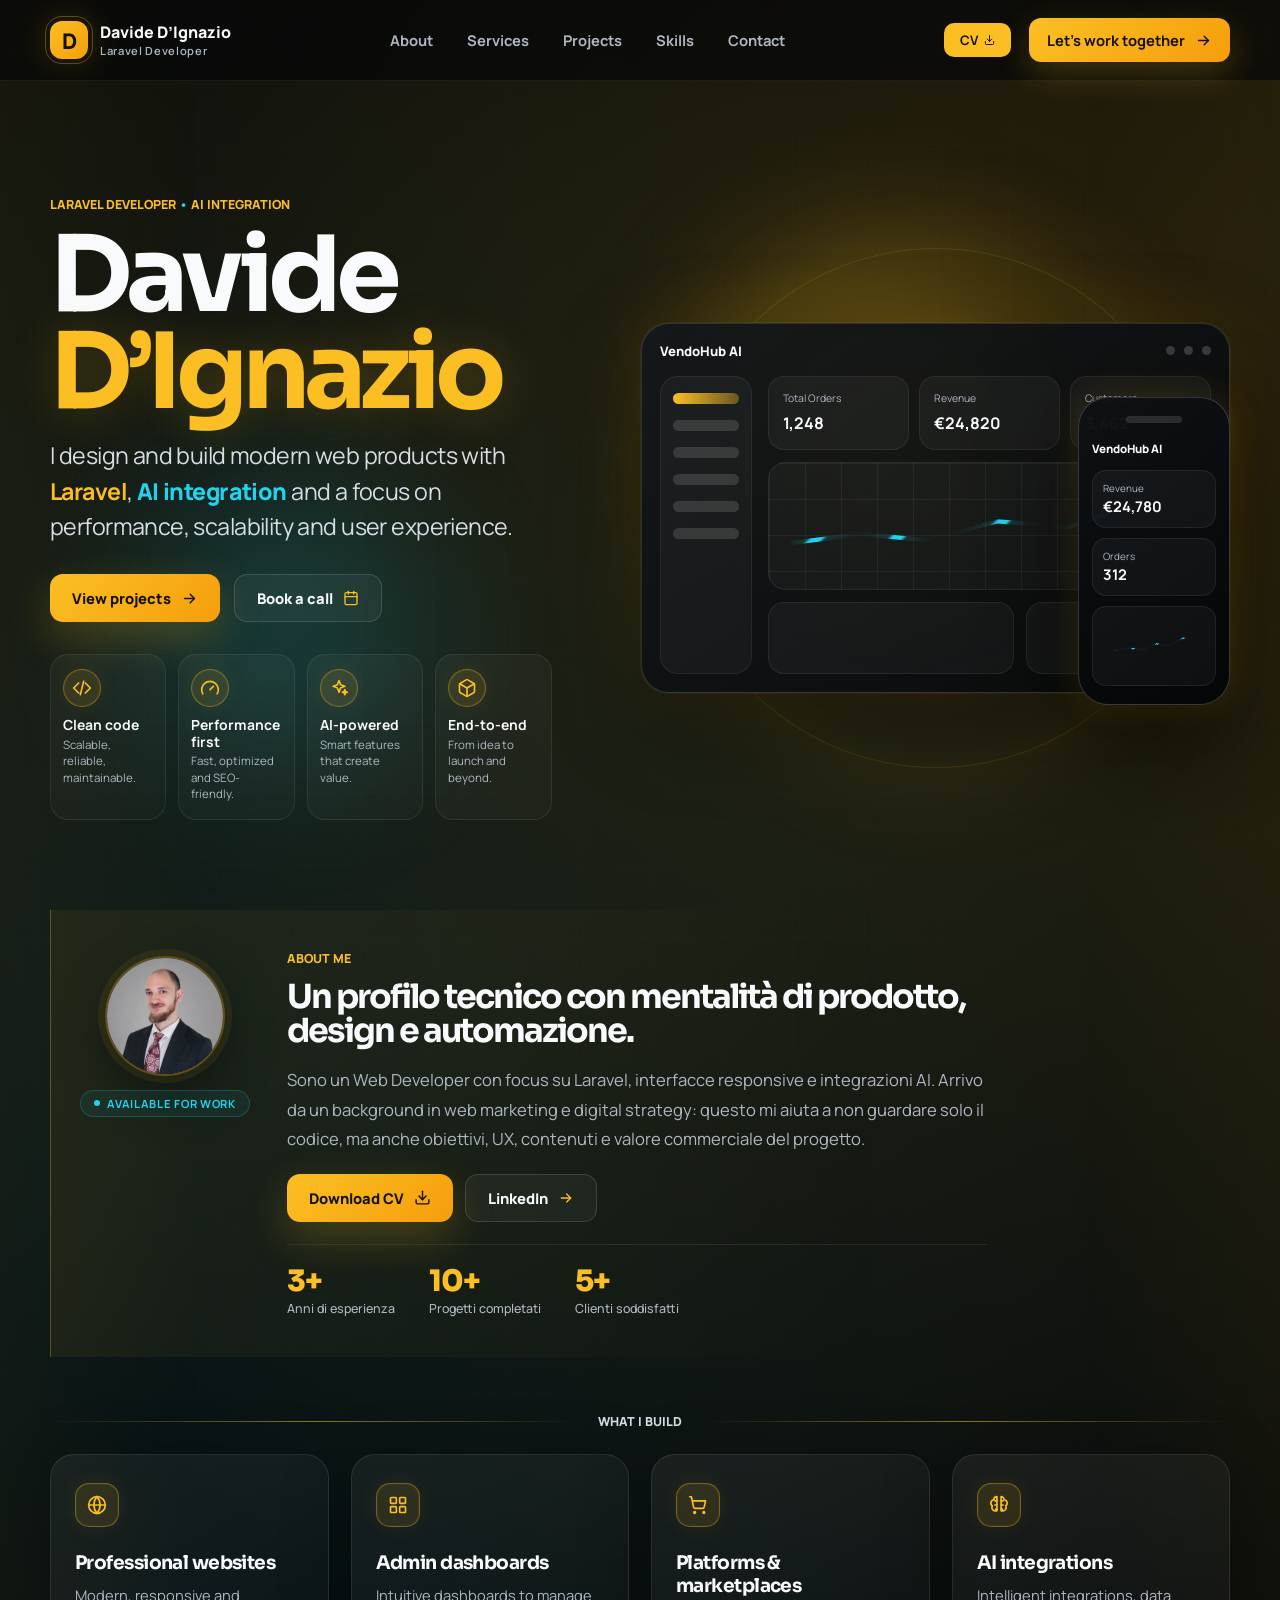
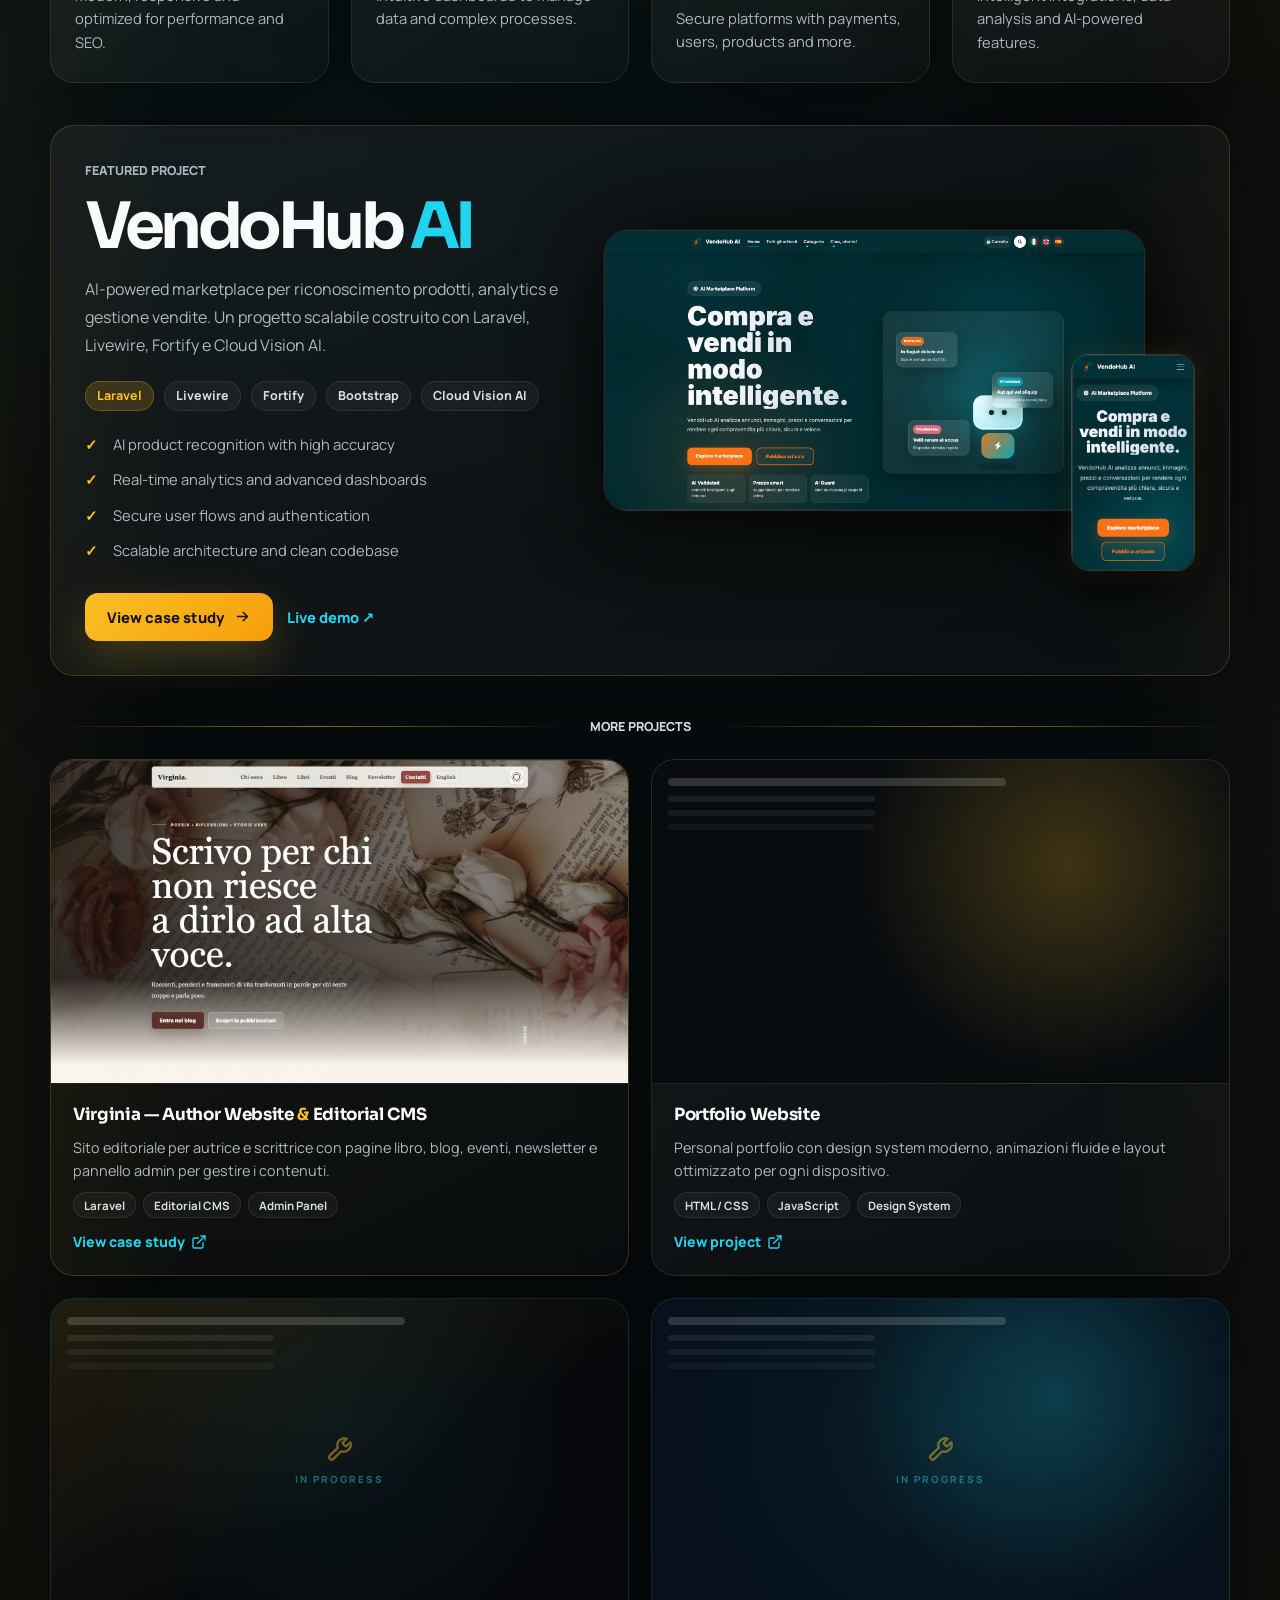
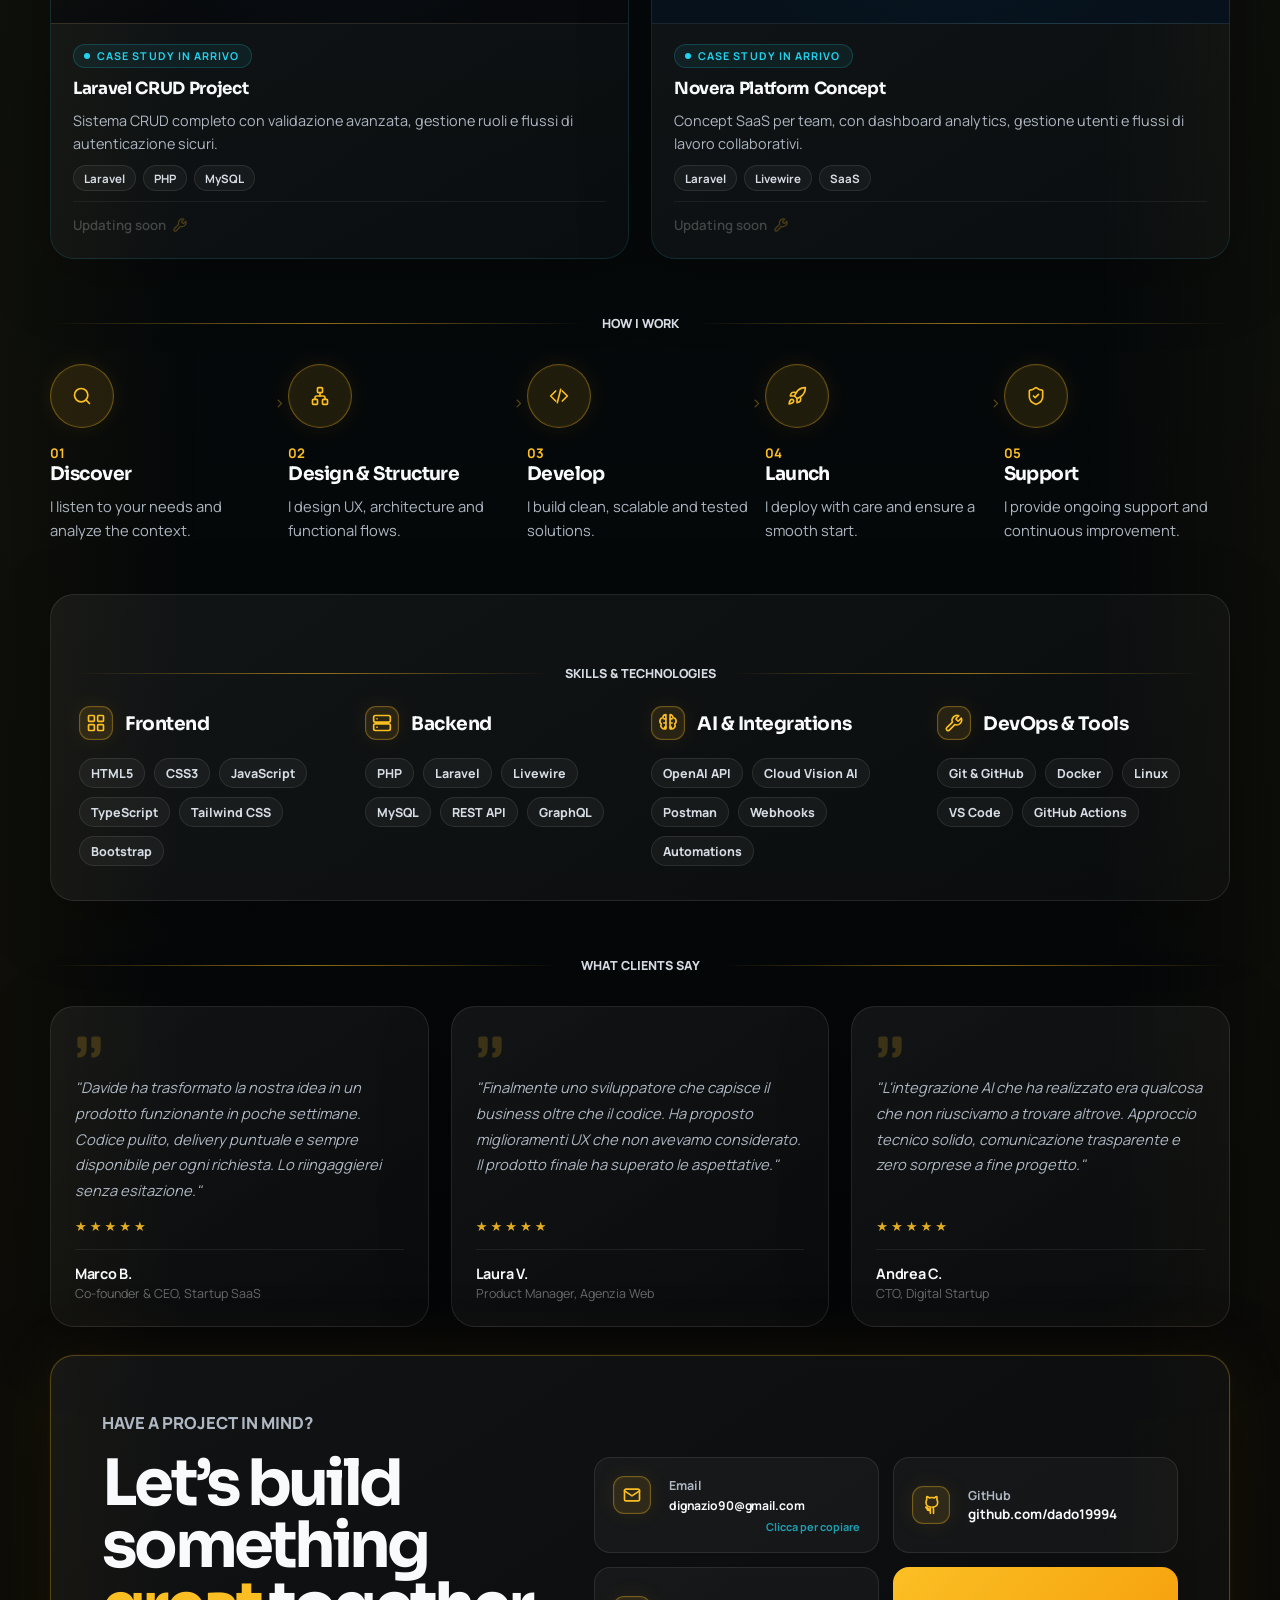
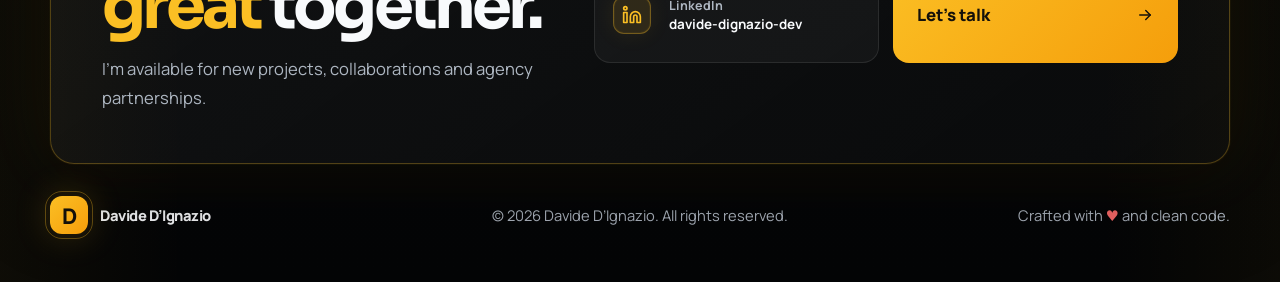
<file: index.html>
<!doctype html>
<html lang="it">
<head>
    <meta charset="UTF-8" />
    <meta name="viewport" content="width=device-width, initial-scale=1.0" />
    <title>Davide D’Ignazio | Laravel Developer & AI Integration</title>
    <meta name="description" content="Portfolio di Davide D’Ignazio, Laravel Developer specializzato in web products, dashboard, marketplace, AI Integration e UI/UX." />
    <script type="application/ld+json">
    {
        "@context": "https://schema.org",
        "@type": "Person",
        "name": "Davide D’Ignazio",
        "jobTitle": "Laravel Developer",
        "url": "https://davide-dignazio.dev/",
        "email": "dignazio90@gmail.com",
        "sameAs": [
            "https://github.com/dado19994",
            "https://www.linkedin.com/in/davide-dignazio-dev/"
        ],
        "knowsAbout": ["Laravel", "PHP", "JavaScript", "Livewire", "AI Integration", "Web Development", "MySQL"]
    }
    </script>
    <!-- Open Graph / Social sharing — aggiorna l’URL con il tuo dominio reale -->
    <meta property="og:type"        content="website" />
    <meta property="og:url"         content="https://davide-dignazio.dev/" />
    <meta property="og:title"       content="Davide D’Ignazio | Laravel Developer & AI Integration" />
    <meta property="og:description" content="Portfolio di Davide D’Ignazio, Laravel Developer specializzato in web products, dashboard, marketplace, AI Integration e UI/UX." />
    <meta property="og:image"       content="https://davide-dignazio.dev/assets/desktop-home.png" />
    <meta name="twitter:card"        content="summary_large_image" />
    <meta name="twitter:title"       content="Davide D’Ignazio | Laravel Developer & AI Integration" />
    <meta name="twitter:description" content="Laravel Developer specializzato in web products, AI Integration e UI/UX." />
    <meta name="twitter:image"       content="https://davide-dignazio.dev/assets/desktop-home.png" />
    <link rel="icon" href="davdevlogo.png">
    <link rel="preconnect" href="https://fonts.googleapis.com">
    <link rel="preconnect" href="https://fonts.gstatic.com" crossorigin>
    <link href="https://fonts.googleapis.com/css2?family=Manrope:wght@400;500;600;700;800&family=Sora:wght@500;600;700;800&display=swap" rel="stylesheet">
    <link rel="stylesheet" href="./style.css" />
</head>
<body>
    <nav class="portfolio-navbar" aria-label="Navigazione principale">
        <a href="./index.html" class="portfolio-logo" aria-label="Davide D'Ignazio Home">
            <span class="logo-mark">D</span>
            <span class="logo-copy">Davide D’Ignazio<small>Laravel Developer</small></span>
        </a>

        <button class="nav-toggle" type="button" aria-label="Apri menu" aria-expanded="false">
            <span></span><span></span><span></span>
        </button>

        <div class="portfolio-nav-links">
            <a href="#about">About</a>
            <a href="#services">Services</a>
            <a href="#projects">Projects</a>
            <a href="#skills">Skills</a>
            <a href="#contact">Contact</a>
        </div>

        <a href="./assets/cv.pdf" class="nav-cv" download target="_blank" rel="noopener">
            CV <img class="icon icon-sm" src="./assets/icons/download-dark.svg" alt="" aria-hidden="true">
        </a>
        <a href="#contact" class="nav-cta">Let’s work together <img class="icon icon-sm" src="./assets/icons/arrow-right-dark.svg" alt="" aria-hidden="true"></a>
    </nav>

    <main>
        <section class="hero-section section-shell" id="top">
            <div class="ambient-orb orb-one"></div>
            <div class="ambient-orb orb-two"></div>

            <div class="hero-grid">
                <div class="hero-content reveal-up">
                    <p class="hero-badge">Laravel Developer <span>•</span> AI Integration</p>
                    <h1>Davide<br><span>D’Ignazio</span></h1>
                    <p class="hero-subtitle">
                        I design and build modern web products with <strong>Laravel</strong>,
                        <em>AI integration</em> and a focus on performance, scalability and user experience.
                    </p>

                    <div class="hero-actions">
                        <a href="#projects" class="btn-primary-custom">View projects <img class="icon icon-sm" src="./assets/icons/arrow-right-dark.svg" alt="" aria-hidden="true"></a>
                        <a href="mailto:dignazio90@gmail.com" class="btn-secondary-custom">Book a call <img class="icon icon-sm" src="./assets/icons/calendar.svg" alt="" aria-hidden="true"></a>
                    </div>

                    <div class="value-row" aria-label="Valori principali">
                        <div class="value-item">
                            <span class="icon-circle"><img class="icon" src="./assets/icons/code.svg" alt="" aria-hidden="true"></span>
                            <div><strong>Clean code</strong><small>Scalable, reliable, maintainable.</small></div>
                        </div>
                        <div class="value-item">
                            <span class="icon-circle"><img class="icon" src="./assets/icons/gauge.svg" alt="" aria-hidden="true"></span>
                            <div><strong>Performance first</strong><small>Fast, optimized and SEO-friendly.</small></div>
                        </div>
                        <div class="value-item">
                            <span class="icon-circle"><img class="icon" src="./assets/icons/sparkles.svg" alt="" aria-hidden="true"></span>
                            <div><strong>AI-powered</strong><small>Smart features that create value.</small></div>
                        </div>
                        <div class="value-item">
                            <span class="icon-circle"><img class="icon" src="./assets/icons/package.svg" alt="" aria-hidden="true"></span>
                            <div><strong>End-to-end</strong><small>From idea to launch and beyond.</small></div>
                        </div>
                    </div>
                </div>

                <div class="hero-visual reveal-up delay-1" aria-hidden="true">
                    <div class="device-halo"></div>
                    <div class="laptop-mockup floating-card">
                        <div class="mockup-topbar">
                            <span>VendoHub AI</span>
                            <i></i><i></i><i></i>
                        </div>
                        <div class="mockup-layout">
                            <aside>
                                <b></b><b></b><b></b><b></b><b></b><b></b>
                            </aside>
                            <div class="mockup-main">
                                <div class="mockup-kpis">
                                    <span><small>Total Orders</small><strong>1,248</strong></span>
                                    <span><small>Revenue</small><strong>€24,820</strong></span>
                                    <span><small>Customers</small><strong>3,462</strong></span>
                                </div>
                                <div class="chart-card">
                                    <div class="chart-line"></div>
                                </div>
                                <div class="mockup-split">
                                    <span></span><span></span>
                                </div>
                            </div>
                        </div>
                    </div>

                    <div class="phone-mockup floating-card delay-float">
                        <div class="phone-notch"></div>
                        <span class="phone-title">VendoHub AI</span>
                        <div class="phone-metric"><small>Revenue</small><strong>€24,780</strong></div>
                        <div class="phone-metric"><small>Orders</small><strong>312</strong></div>
                        <div class="phone-chart"></div>
                    </div>
                </div>
            </div>
        </section>

        <section id="about" class="intro-strip section-shell reveal-up">
            <div class="about-grid">
                <div class="about-avatar-col">
                    <div class="about-avatar-wrap">
                        <img src="./assets/avatar.png"
                             alt="Davide D'Ignazio"
                             class="about-avatar-img"
                             width="120" height="120"
                             loading="lazy">
                        <span class="availability-badge">
                            <span class="avail-dot"></span>
                            Available for work
                        </span>
                    </div>
                </div>
                <div class="about-content-col">
                    <p class="section-eyebrow">About me</p>
                    <h2>Un profilo tecnico con mentalità di prodotto, design e automazione.</h2>
                    <p>
                        Sono un Web Developer con focus su Laravel, interfacce responsive e integrazioni AI.
                        Arrivo da un background in web marketing e digital strategy: questo mi aiuta a non guardare
                        solo il codice, ma anche obiettivi, UX, contenuti e valore commerciale del progetto.
                    </p>
                    <div class="about-actions">
                        <a href="./assets/cv.pdf" class="btn-primary-custom" download target="_blank" rel="noopener">
                            Download CV
                            <img class="icon icon-sm" src="./assets/icons/download-dark.svg" alt="" aria-hidden="true">
                        </a>
                        <a href="https://www.linkedin.com/in/davide-dignazio-dev/" target="_blank" rel="noopener" class="btn-secondary-custom">
                            LinkedIn
                            <img class="icon icon-sm" src="./assets/icons/arrow-right.svg" alt="" aria-hidden="true">
                        </a>
                    </div>
                    <div class="about-stats">
                        <div class="about-stat">
                            <strong>3+</strong>
                            <span>Anni di esperienza</span>
                        </div>
                        <div class="about-stat">
                            <strong>10+</strong>
                            <span>Progetti completati</span>
                        </div>
                        <div class="about-stat">
                            <strong>5+</strong>
                            <span>Clienti soddisfatti</span>
                        </div>
                    </div>
                </div>
            </div>
        </section>

        <section id="services" class="section-shell reveal-up">
            <div class="section-heading centered">
                <span></span>
                <p class="section-eyebrow">What I build</p>
                <span></span>
            </div>

            <div class="service-grid">
                <article class="glass-card service-card">
                    <div class="service-icon"><img class="icon" src="./assets/icons/globe.svg" alt="" aria-hidden="true"></div>
                    <h3>Professional websites</h3>
                    <p>Modern, responsive and optimized for performance and SEO.</p>
                </article>
                <article class="glass-card service-card">
                    <div class="service-icon"><img class="icon" src="./assets/icons/layout.svg" alt="" aria-hidden="true"></div>
                    <h3>Admin dashboards</h3>
                    <p>Intuitive dashboards to manage data and complex processes.</p>
                </article>
                <article class="glass-card service-card">
                    <div class="service-icon"><img class="icon" src="./assets/icons/cart.svg" alt="" aria-hidden="true"></div>
                    <h3>Platforms & marketplaces</h3>
                    <p>Secure platforms with payments, users, products and more.</p>
                </article>
                <article class="glass-card service-card">
                    <div class="service-icon"><img class="icon" src="./assets/icons/brain.svg" alt="" aria-hidden="true"></div>
                    <h3>AI integrations</h3>
                    <p>Intelligent integrations, data analysis and AI-powered features.</p>
                </article>
            </div>
        </section>

        <section id="projects" class="section-shell reveal-up">
            <div class="featured-project glass-card">
                <div class="project-content">
                    <p class="section-eyebrow">Featured project</p>
                    <h2>VendoHub <span>AI</span></h2>
                    <p>
                        AI-powered marketplace per riconoscimento prodotti, analytics e gestione vendite.
                        Un progetto scalabile costruito con Laravel, Livewire, Fortify e Cloud Vision AI.
                    </p>

                    <div class="project-stack">
                        <span>Laravel</span>
                        <span>Livewire</span>
                        <span>Fortify</span>
                        <span>Bootstrap</span>
                        <span>Cloud Vision AI</span>
                    </div>

                    <ul class="feature-list">
                        <li>AI product recognition with high accuracy</li>
                        <li>Real-time analytics and advanced dashboards</li>
                        <li>Secure user flows and authentication</li>
                        <li>Scalable architecture and clean codebase</li>
                    </ul>

                    <div class="hero-actions project-actions">
                        <a href="./vendohub-ai.html" class="btn-primary-custom">View case study <img class="icon icon-sm" src="./assets/icons/arrow-right-dark.svg" alt="" aria-hidden="true"></a>
                        <a href="https://github.com/dado19994" target="_blank" rel="noopener" class="btn-link-custom">Live demo ↗</a>
                    </div>
                </div>

                <div class="project-preview">
                    <div class="featured-preview-wrap">
                        <img
                            src="./assets/projects/vendohub/vendohub-home-desktop-png.png"
                            alt="VendoHub AI — Homepage desktop"
                            class="featured-preview-desktop"
                            width="1855" height="963"
                            loading="eager"
                        >
                        <img
                            src="./assets/projects/vendohub/vendohub-home-mobile.png"
                            alt="VendoHub AI — Vista mobile"
                            class="featured-preview-phone"
                            width="380" height="670"
                            loading="lazy"
                        >
                    </div>
                </div>
            </div>

            <div class="section-heading centered compact-heading">
                <span></span>
                <p class="section-eyebrow">More projects</p>
                <span></span>
            </div>

            <div class="projects-grid reveal-stagger">
                <!-- 1: Virginia — REAL PROJECT (primo, featured) -->
                <article class="project-card project-card-featured">
                    <div class="project-card-thumb">
                        <img src="./assets/projects/virginia/virginia-home.png"
                             alt="Virginia — Author Website & Editorial CMS"
                             width="1866" height="964"
                             loading="lazy">
                    </div>
                    <div class="project-card-body">
                        <h3>Virginia — Author Website <span class="highlight">&amp;</span> Editorial CMS</h3>
                        <p class="project-card-desc">Sito editoriale per autrice e scrittrice con pagine libro, blog, eventi, newsletter e pannello admin per gestire i contenuti.</p>
                        <div class="project-tags">
                            <span>Laravel</span>
                            <span>Editorial CMS</span>
                            <span>Admin Panel</span>
                        </div>
                        <a href="./virginia-author-cms.html" class="project-link">View case study <img class="icon icon-sm" src="./assets/icons/external-link.svg" alt="" aria-hidden="true"></a>
                    </div>
                </article>

                <!-- 2: Portfolio Website -->
                <article class="project-card">
                    <div class="project-card-thumb thumb-portfolio" aria-hidden="true">
                        <div class="project-card-thumb-inner"></div>
                    </div>
                    <div class="project-card-body">
                        <h3>Portfolio Website</h3>
                        <p class="project-card-desc">Personal portfolio con design system moderno, animazioni fluide e layout ottimizzato per ogni dispositivo.</p>
                        <div class="project-tags">
                            <span>HTML / CSS</span>
                            <span>JavaScript</span>
                            <span>Design System</span>
                        </div>
                        <a href="#top" class="project-link">View project <img class="icon icon-sm" src="./assets/icons/external-link.svg" alt="" aria-hidden="true"></a>
                    </div>
                </article>

                <!-- 3: Laravel CRUD — coming soon -->
                <article class="project-card project-card-soon">
                    <div class="project-card-thumb thumb-crud" aria-hidden="true">
                        <div class="project-card-thumb-inner"></div>
                        <div class="soon-thumb-cover">
                            <img class="icon" src="./assets/icons/wrench.svg" alt="" aria-hidden="true">
                            <span>In progress</span>
                        </div>
                    </div>
                    <div class="project-card-body">
                        <div class="soon-chip">
                            <span class="soon-dot"></span>
                            Case study in arrivo
                        </div>
                        <h3>Laravel CRUD Project</h3>
                        <p class="project-card-desc">Sistema CRUD completo con validazione avanzata, gestione ruoli e flussi di autenticazione sicuri.</p>
                        <div class="project-tags">
                            <span>Laravel</span>
                            <span>PHP</span>
                            <span>MySQL</span>
                        </div>
                        <span class="project-link-disabled">
                            Updating soon <img class="icon icon-sm" src="./assets/icons/wrench.svg" alt="" aria-hidden="true">
                        </span>
                    </div>
                </article>

                <!-- 4: Novera Platform — coming soon -->
                <article class="project-card project-card-soon">
                    <div class="project-card-thumb thumb-novera" aria-hidden="true">
                        <div class="project-card-thumb-inner"></div>
                        <div class="soon-thumb-cover">
                            <img class="icon" src="./assets/icons/wrench.svg" alt="" aria-hidden="true">
                            <span>In progress</span>
                        </div>
                    </div>
                    <div class="project-card-body">
                        <div class="soon-chip">
                            <span class="soon-dot"></span>
                            Case study in arrivo
                        </div>
                        <h3>Novera Platform Concept</h3>
                        <p class="project-card-desc">Concept SaaS per team, con dashboard analytics, gestione utenti e flussi di lavoro collaborativi.</p>
                        <div class="project-tags">
                            <span>Laravel</span>
                            <span>Livewire</span>
                            <span>SaaS</span>
                        </div>
                        <span class="project-link-disabled">
                            Updating soon <img class="icon icon-sm" src="./assets/icons/wrench.svg" alt="" aria-hidden="true">
                        </span>
                    </div>
                </article>
            </div>
        </section>

        <section class="section-shell process-section reveal-up">
            <div class="section-heading centered">
                <span></span>
                <p class="section-eyebrow">How I work</p>
                <span></span>
            </div>

            <div class="process-row">
                <article><div class="process-icon"><img class="icon" src="./assets/icons/search.svg" alt="" aria-hidden="true"></div><strong>01</strong><h3>Discover</h3><p>I listen to your needs and analyze the context.</p></article>
                <article><div class="process-icon"><img class="icon" src="./assets/icons/sitemap.svg" alt="" aria-hidden="true"></div><strong>02</strong><h3>Design & Structure</h3><p>I design UX, architecture and functional flows.</p></article>
                <article><div class="process-icon"><img class="icon" src="./assets/icons/code.svg" alt="" aria-hidden="true"></div><strong>03</strong><h3>Develop</h3><p>I build clean, scalable and tested solutions.</p></article>
                <article><div class="process-icon"><img class="icon" src="./assets/icons/rocket.svg" alt="" aria-hidden="true"></div><strong>04</strong><h3>Launch</h3><p>I deploy with care and ensure a smooth start.</p></article>
                <article><div class="process-icon"><img class="icon" src="./assets/icons/shield.svg" alt="" aria-hidden="true"></div><strong>05</strong><h3>Support</h3><p>I provide ongoing support and continuous improvement.</p></article>
            </div>
        </section>

        <section id="skills" class="section-shell skills-panel glass-card reveal-up">
            <div class="section-heading centered compact-heading">
                <span></span>
                <p class="section-eyebrow">Skills & Technologies</p>
                <span></span>
            </div>

            <div class="skills-grid">
                <article>
                    <div class="skill-heading"><span><img class="icon" src="./assets/icons/layout.svg" alt="" aria-hidden="true"></span><h3>Frontend</h3></div>
                    <div class="skill-tags"><span>HTML5</span><span>CSS3</span><span>JavaScript</span><span>TypeScript</span><span>Tailwind CSS</span><span>Bootstrap</span></div>
                </article>
                <article>
                    <div class="skill-heading"><span><img class="icon" src="./assets/icons/server.svg" alt="" aria-hidden="true"></span><h3>Backend</h3></div>
                    <div class="skill-tags"><span>PHP</span><span>Laravel</span><span>Livewire</span><span>MySQL</span><span>REST API</span><span>GraphQL</span></div>
                </article>
                <article>
                    <div class="skill-heading"><span><img class="icon" src="./assets/icons/brain.svg" alt="" aria-hidden="true"></span><h3>AI & Integrations</h3></div>
                    <div class="skill-tags"><span>OpenAI API</span><span>Cloud Vision AI</span><span>Postman</span><span>Webhooks</span><span>Automations</span></div>
                </article>
                <article>
                    <div class="skill-heading"><span><img class="icon" src="./assets/icons/wrench.svg" alt="" aria-hidden="true"></span><h3>DevOps & Tools</h3></div>
                    <div class="skill-tags"><span>Git & GitHub</span><span>Docker</span><span>Linux</span><span>VS Code</span><span>GitHub Actions</span></div>
                </article>
            </div>
        </section>

        <!-- TESTIMONIALS — Sostituire con testimonianze reali prima del deploy -->
        <section class="section-shell testimonials-section reveal-up">
            <div class="section-heading centered">
                <span></span>
                <p class="section-eyebrow">What clients say</p>
                <span></span>
            </div>

            <div class="testimonials-grid">
                <article class="glass-card testimonial-card">
                    <img class="testimonial-quote-icon" src="./assets/icons/quote.svg" alt="" aria-hidden="true" width="28" height="28">
                    <p class="testimonial-text">"Davide ha trasformato la nostra idea in un prodotto funzionante in poche settimane. Codice pulito, delivery puntuale e sempre disponibile per ogni richiesta. Lo riingaggierei senza esitazione."</p>
                    <div class="testimonial-stars" aria-label="5 stelle">★★★★★</div>
                    <footer class="testimonial-author">
                        <strong>Marco B.</strong>
                        <span>Co-founder & CEO, Startup SaaS</span>
                    </footer>
                </article>

                <article class="glass-card testimonial-card">
                    <img class="testimonial-quote-icon" src="./assets/icons/quote.svg" alt="" aria-hidden="true" width="28" height="28">
                    <p class="testimonial-text">"Finalmente uno sviluppatore che capisce il business oltre che il codice. Ha proposto miglioramenti UX che non avevamo considerato. Il prodotto finale ha superato le aspettative."</p>
                    <div class="testimonial-stars" aria-label="5 stelle">★★★★★</div>
                    <footer class="testimonial-author">
                        <strong>Laura V.</strong>
                        <span>Product Manager, Agenzia Web</span>
                    </footer>
                </article>

                <article class="glass-card testimonial-card">
                    <img class="testimonial-quote-icon" src="./assets/icons/quote.svg" alt="" aria-hidden="true" width="28" height="28">
                    <p class="testimonial-text">"L'integrazione AI che ha realizzato era qualcosa che non riuscivamo a trovare altrove. Approccio tecnico solido, comunicazione trasparente e zero sorprese a fine progetto."</p>
                    <div class="testimonial-stars" aria-label="5 stelle">★★★★★</div>
                    <footer class="testimonial-author">
                        <strong>Andrea C.</strong>
                        <span>CTO, Digital Startup</span>
                    </footer>
                </article>
            </div>
        </section>

        <section id="contact" class="section-shell contact-section glass-card reveal-up">
            <div>
                <p class="section-eyebrow">Have a project in mind?</p>
                <h2>Let’s build something <span>great</span> together.</h2>
                <p>I’m available for new projects, collaborations and agency partnerships.</p>
            </div>

            <div class="contact-links">
                <a href="mailto:dignazio90@gmail.com"
                   class="email-copyable"
                   data-email="dignazio90@gmail.com"
                   title="Clicca per copiare l’email"
                   aria-label="Copia l'email dignazio90@gmail.com">
                    <span><img class="icon" src="./assets/icons/mail.svg" alt="" aria-hidden="true"></span>
                    <small>Email</small>
                    <b>dignazio90@gmail.com</b>
                    <span class="copy-hint">Clicca per copiare</span>
                </a>
                <a href="https://github.com/dado19994" target="_blank" rel="noopener">
                    <span><img class="icon" src="./assets/icons/github.svg" alt="" aria-hidden="true"></span>
                    <small>GitHub</small>
                    <b>github.com/dado19994</b>
                </a>
                <a href="https://www.linkedin.com/in/davide-dignazio-dev/" target="_blank" rel="noopener">
                    <span><img class="icon" src="./assets/icons/linkedin.svg" alt="" aria-hidden="true"></span>
                    <small>LinkedIn</small>
                    <b>davide-dignazio-dev</b>
                </a>
                <a href="mailto:dignazio90@gmail.com" class="contact-cta">
                    Let’s talk <img class="icon icon-sm" src="./assets/icons/arrow-right-dark.svg" alt="" aria-hidden="true">
                </a>
            </div>
        </section>
    </main>

    <footer class="portfolio-footer section-shell">
        <a href="#top" class="footer-brand"><span class="logo-mark">D</span> Davide D’Ignazio</a>
        <p>© 2026 Davide D’Ignazio. All rights reserved.</p>
        <p>Crafted with <span>♥</span> and clean code.</p>
    </footer>

    <script src="./script.js"></script>
</body>
</html>
</file>
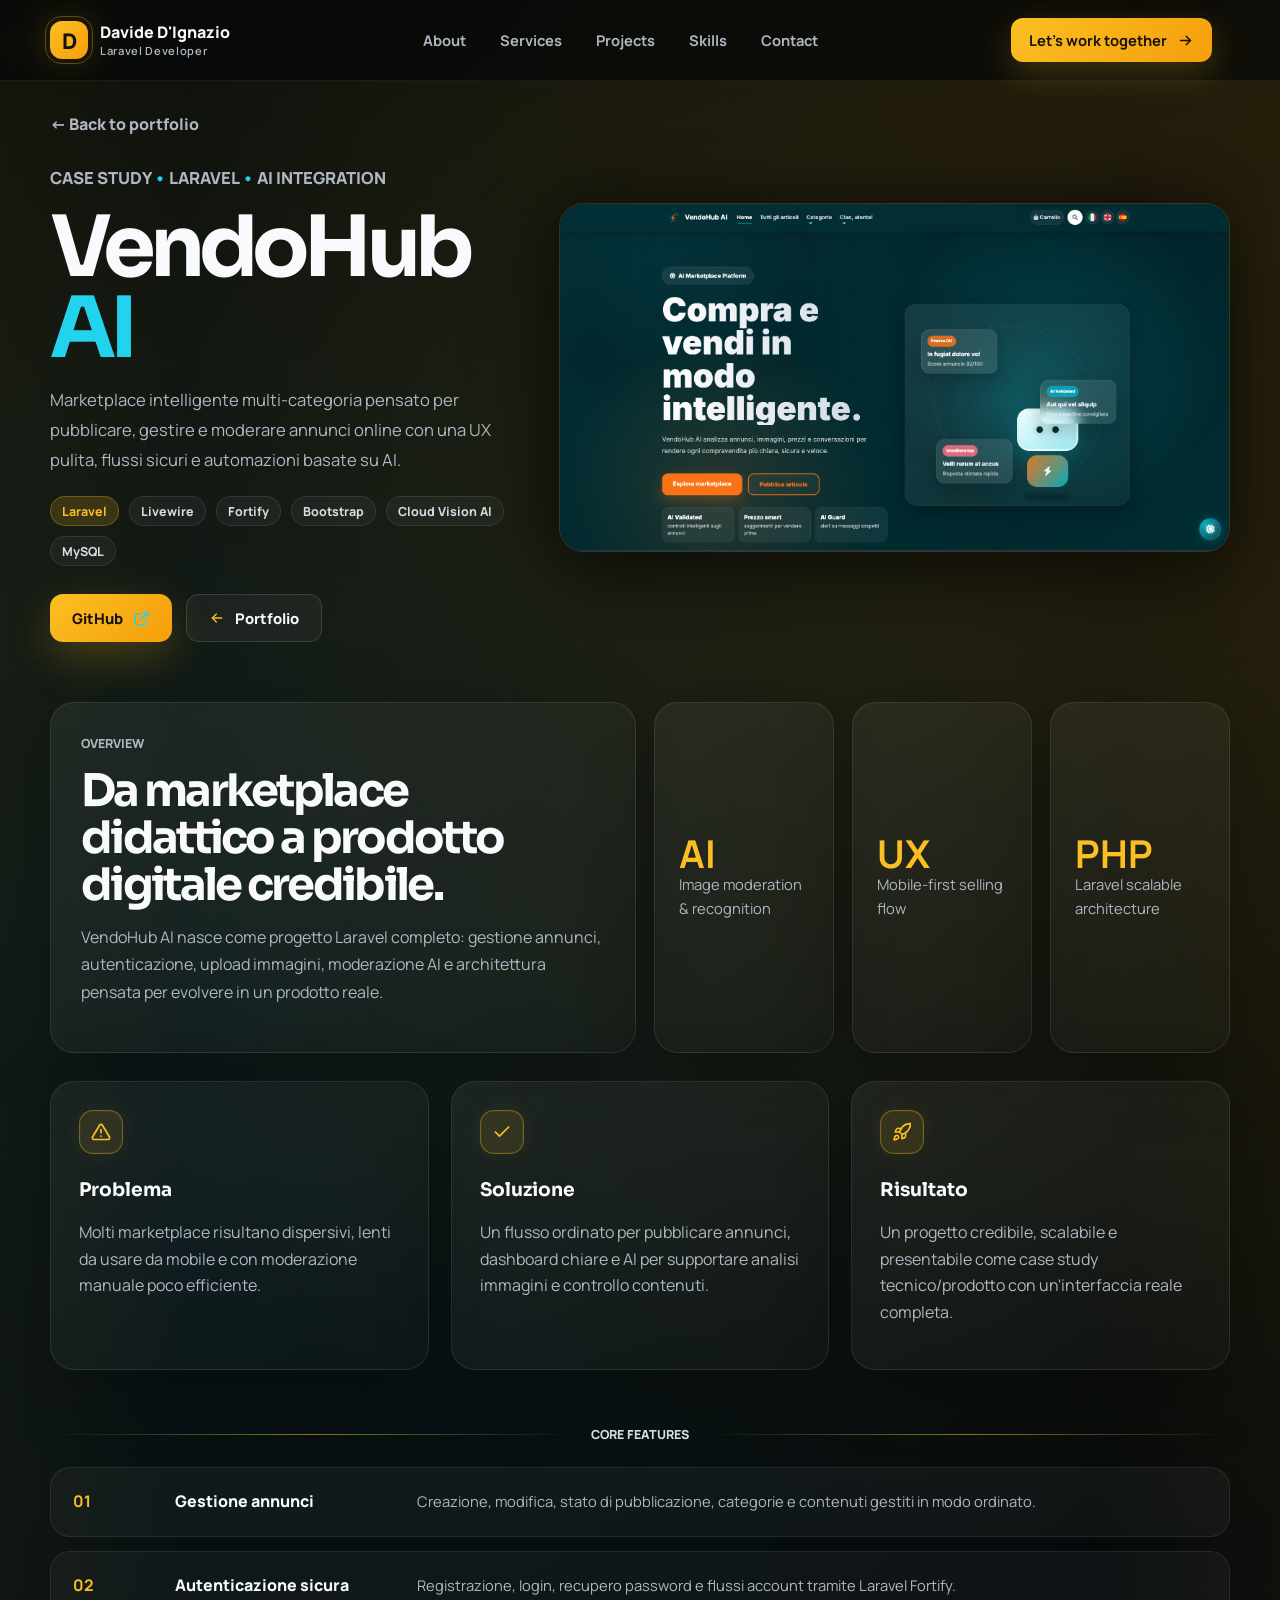
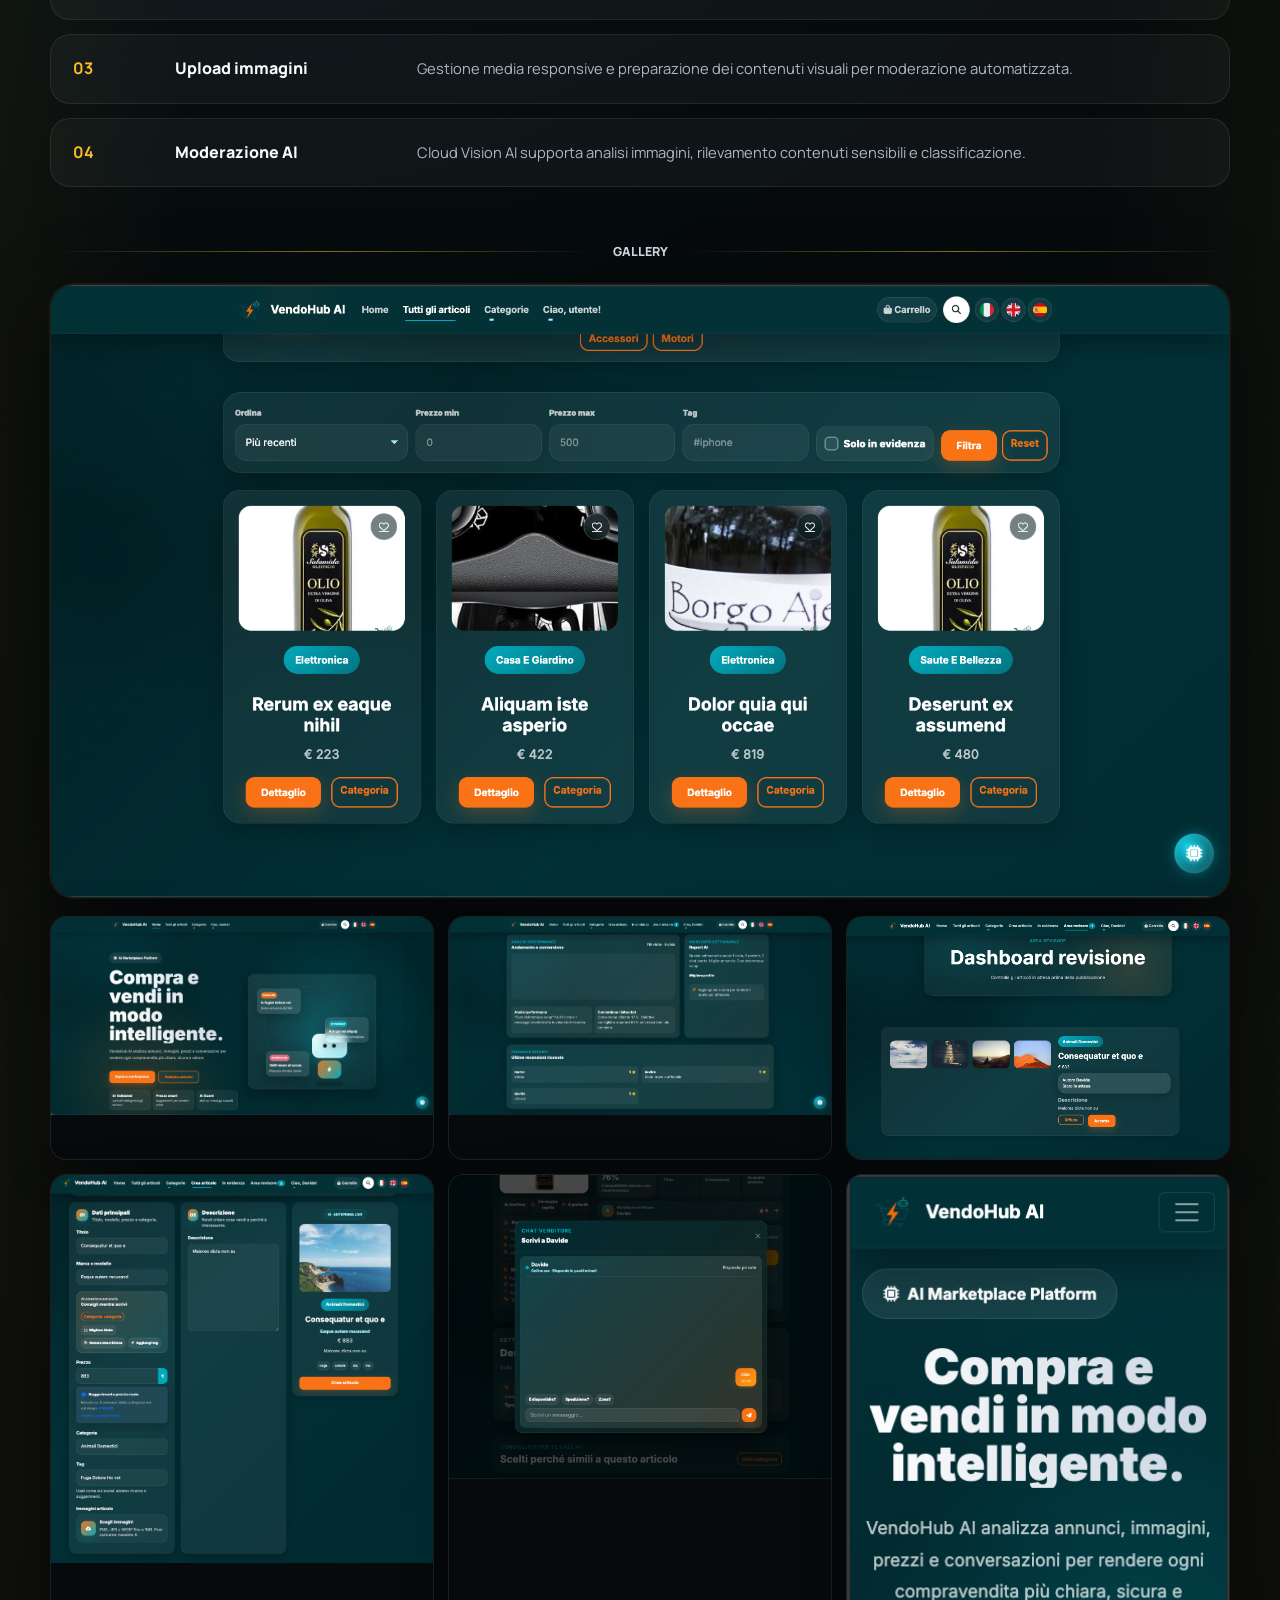
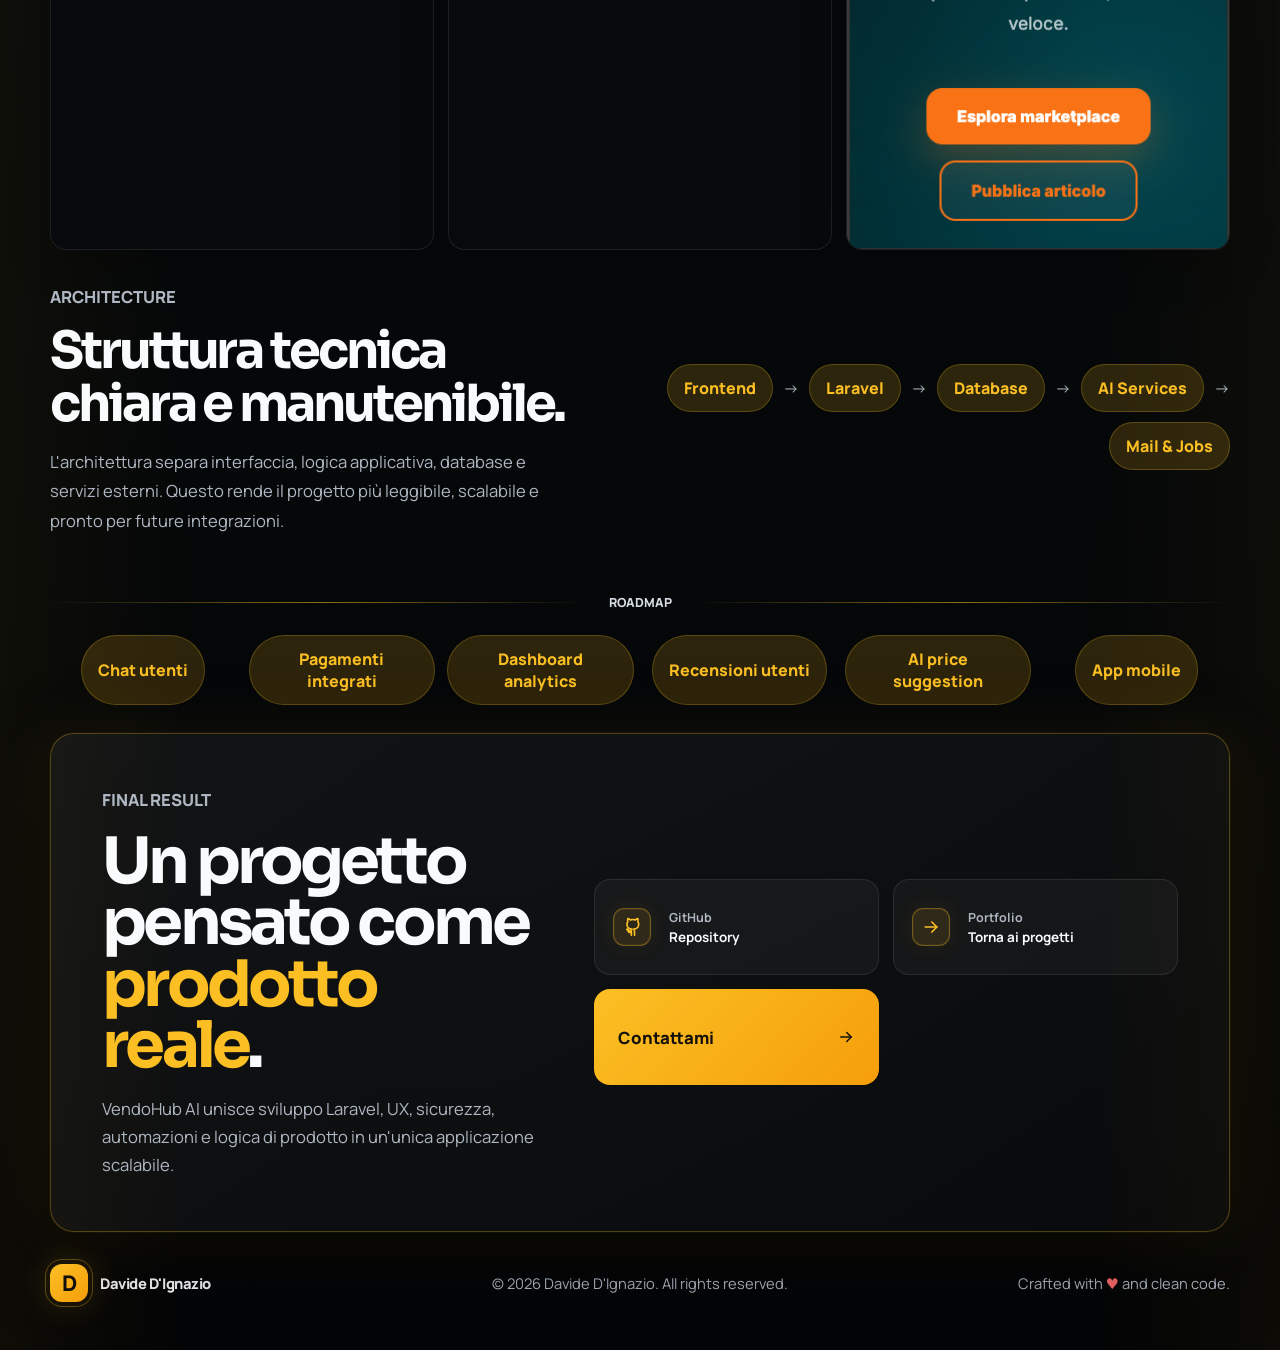
<file: vendohub-ai.html>
<!doctype html>
<html lang="it">
<head>
    <meta charset="UTF-8" />
    <meta name="viewport" content="width=device-width, initial-scale=1.0" />
    <title>VendoHub AI | Case Study — Davide D'Ignazio</title>
    <meta name="description" content="Case study di VendoHub AI, marketplace intelligente sviluppato con Laravel, Livewire, Fortify e Cloud Vision AI." />
    <!-- Open Graph -->
    <meta property="og:type"        content="website" />
    <meta property="og:url"         content="https://davide-dignazio.dev/vendohub-ai.html" />
    <meta property="og:title"       content="VendoHub AI | Case Study — Davide D'Ignazio" />
    <meta property="og:description" content="Marketplace intelligente con AI image recognition, Laravel e Livewire." />
    <meta property="og:image"       content="https://davide-dignazio.dev/assets/projects/vendohub/vendohub-home-desktop-png.png" />
    <meta name="twitter:card"  content="summary_large_image" />
    <meta name="twitter:image" content="https://davide-dignazio.dev/assets/projects/vendohub/vendohub-home-desktop-png.png" />
    <link rel="icon" href="davdevlogo.png">
    <link rel="preconnect" href="https://fonts.googleapis.com">
    <link rel="preconnect" href="https://fonts.gstatic.com" crossorigin>
    <link href="https://fonts.googleapis.com/css2?family=Manrope:wght@400;500;600;700;800&family=Sora:wght@500;600;700;800&display=swap" rel="stylesheet">
    <link rel="stylesheet" href="./style.css" />
</head>
<body class="case-page">

    <nav class="portfolio-navbar" aria-label="Navigazione principale">
        <a href="./index.html" class="portfolio-logo">
            <span class="logo-mark">D</span>
            <span class="logo-copy">Davide D'Ignazio<small>Laravel Developer</small></span>
        </a>

        <button class="nav-toggle" type="button" aria-label="Apri menu" aria-expanded="false">
            <span></span><span></span><span></span>
        </button>

        <div class="portfolio-nav-links">
            <a href="./index.html#about">About</a>
            <a href="./index.html#services">Services</a>
            <a href="./index.html#projects">Projects</a>
            <a href="./index.html#skills">Skills</a>
            <a href="./index.html#contact">Contact</a>
        </div>

        <a href="./index.html#contact" class="nav-cta">
            Let's work together
            <img class="icon icon-sm" src="./assets/icons/arrow-right-dark.svg" alt="" aria-hidden="true">
        </a>
    </nav>

    <main>

        <!-- ── HERO ── -->
        <section class="case-hero section-shell">
            <div class="case-copy reveal-up">
                <a href="./index.html#projects" class="back-link">← Back to portfolio</a>
                <p class="hero-badge">Case Study <span>•</span> Laravel <span>•</span> AI Integration</p>
                <h1>VendoHub <span>AI</span></h1>
                <p>
                    Marketplace intelligente multi-categoria pensato per pubblicare, gestire e moderare
                    annunci online con una UX pulita, flussi sicuri e automazioni basate su AI.
                </p>

                <div class="project-stack case-stack" style="margin-top: 22px;">
                    <span>Laravel</span>
                    <span>Livewire</span>
                    <span>Fortify</span>
                    <span>Bootstrap</span>
                    <span>Cloud Vision AI</span>
                    <span>MySQL</span>
                </div>

                <div class="hero-actions" style="margin-top: 28px;">
                    <a href="https://github.com/dado19994" target="_blank" rel="noopener" class="btn-primary-custom">
                        GitHub <img class="icon icon-sm" src="./assets/icons/external-link.svg" alt="" aria-hidden="true">
                    </a>
                    <a href="./index.html#projects" class="btn-secondary-custom">
                        <img class="icon icon-sm" src="./assets/icons/arrow-right.svg" alt="" aria-hidden="true" style="transform:rotate(180deg)">
                        Portfolio
                    </a>
                </div>
            </div>

            <div class="case-visual reveal-up delay-1 is-visible">
                <img
                    src="./assets/projects/vendohub/vendohub-home-desktop-png.png"
                    alt="VendoHub AI — Homepage desktop con hero e featured listings"
                    class="case-hero-screenshot"
                    width="1855" height="963"
                    loading="eager"
                >
            </div>
        </section>

        <!-- ── OVERVIEW ── -->
        <section class="section-shell case-summary reveal-up">
            <article class="glass-card summary-main">
                <p class="section-eyebrow">Overview</p>
                <h2>Da marketplace didattico a prodotto digitale credibile.</h2>
                <p>
                    VendoHub AI nasce come progetto Laravel completo: gestione annunci, autenticazione,
                    upload immagini, moderazione AI e architettura pensata per evolvere in un prodotto reale.
                </p>
            </article>
            <article class="glass-card summary-stat">
                <strong>AI</strong>
                <span>Image moderation & recognition</span>
            </article>
            <article class="glass-card summary-stat">
                <strong>UX</strong>
                <span>Mobile-first selling flow</span>
            </article>
            <article class="glass-card summary-stat">
                <strong>PHP</strong>
                <span>Laravel scalable architecture</span>
            </article>
        </section>

        <!-- ── PROBLEMA / SOLUZIONE / RISULTATO ── -->
        <section class="section-shell problem-grid reveal-up">
            <article class="glass-card">
                <div class="service-icon">
                    <img class="icon" src="./assets/icons/alert.svg" alt="" aria-hidden="true">
                </div>
                <h3>Problema</h3>
                <p>Molti marketplace risultano dispersivi, lenti da usare da mobile e con moderazione manuale poco efficiente.</p>
            </article>
            <article class="glass-card">
                <div class="service-icon">
                    <img class="icon" src="./assets/icons/check.svg" alt="" aria-hidden="true">
                </div>
                <h3>Soluzione</h3>
                <p>Un flusso ordinato per pubblicare annunci, dashboard chiare e AI per supportare analisi immagini e controllo contenuti.</p>
            </article>
            <article class="glass-card">
                <div class="service-icon">
                    <img class="icon" src="./assets/icons/rocket.svg" alt="" aria-hidden="true">
                </div>
                <h3>Risultato</h3>
                <p>Un progetto credibile, scalabile e presentabile come case study tecnico/prodotto con un'interfaccia reale completa.</p>
            </article>
        </section>

        <!-- ── CORE FEATURES ── -->
        <section class="section-shell reveal-up">
            <div class="section-heading centered">
                <span></span>
                <p class="section-eyebrow">Core features</p>
                <span></span>
            </div>

            <div class="features-list premium-list">
                <div>
                    <strong>01</strong>
                    <span>Gestione annunci</span>
                    <p>Creazione, modifica, stato di pubblicazione, categorie e contenuti gestiti in modo ordinato.</p>
                </div>
                <div>
                    <strong>02</strong>
                    <span>Autenticazione sicura</span>
                    <p>Registrazione, login, recupero password e flussi account tramite Laravel Fortify.</p>
                </div>
                <div>
                    <strong>03</strong>
                    <span>Upload immagini</span>
                    <p>Gestione media responsive e preparazione dei contenuti visuali per moderazione automatizzata.</p>
                </div>
                <div>
                    <strong>04</strong>
                    <span>Moderazione AI</span>
                    <p>Cloud Vision AI supporta analisi immagini, rilevamento contenuti sensibili e classificazione.</p>
                </div>
            </div>
        </section>

        <!-- ── GALLERY — REAL SCREENSHOTS ── -->
        <section class="section-shell reveal-up">
            <div class="section-heading centered">
                <span></span>
                <p class="section-eyebrow">Gallery</p>
                <span></span>
            </div>

            <!-- Featured: marketplace overview (wide) -->
            <div class="vendohub-gallery-item vendohub-gallery-featured"
                 data-caption="Marketplace — listings pubblici con filtri e categorie">
                <img
                    src="./assets/projects/vendohub/vendohub-marketplace.png"
                    alt="VendoHub — Marketplace con annunci, filtri e categorie"
                    loading="lazy"
                >
            </div>

            <!-- Row 1: homepage, seller dashboard, reviewer dashboard -->
            <div class="vendohub-gallery-3">
                <div class="vendohub-gallery-item"
                     data-caption="Homepage pubblica">
                    <img
                        src="./assets/projects/vendohub/vendohub-home-desktop-png.png"
                        alt="VendoHub AI — Homepage desktop"
                        loading="lazy"
                    >
                </div>
                <div class="vendohub-gallery-item"
                     data-caption="Seller dashboard">
                    <img
                        src="./assets/projects/vendohub/vendohub-seller-dashboard.png"
                        alt="VendoHub — Dashboard venditore con statistiche e annunci"
                        loading="lazy"
                    >
                </div>
                <div class="vendohub-gallery-item"
                     data-caption="Reviewer / Admin dashboard">
                    <img
                        src="./assets/projects/vendohub/vendohub-reviewer-dashboard.png"
                        alt="VendoHub — Dashboard revisore con moderazione AI"
                        loading="lazy"
                    >
                </div>
            </div>

            <!-- Row 2: create listing, chat, mobile -->
            <div class="vendohub-gallery-3">
                <div class="vendohub-gallery-item"
                     data-caption="Pubblica un annuncio">
                    <img
                        src="./assets/projects/vendohub/vendohub-create-listing.png"
                        alt="VendoHub — Form creazione annuncio con upload immagini"
                        loading="lazy"
                    >
                </div>
                <div class="vendohub-gallery-item"
                     data-caption="Messaggistica integrata">
                    <img
                        src="./assets/projects/vendohub/vendohub-chat.png"
                        alt="VendoHub — Sistema di messaggistica tra acquirente e venditore"
                        loading="lazy"
                    >
                </div>
                <div class="vendohub-gallery-item"
                     data-caption="Mobile-first UI">
                    <img
                        src="./assets/projects/vendohub/vendohub-home-mobile.png"
                        alt="VendoHub — Vista mobile ottimizzata"
                        loading="lazy"
                    >
                </div>
            </div>
        </section>

        <!-- ── ARCHITETTURA ── -->
        <section class="section-shell architecture-section reveal-up">
            <div>
                <p class="section-eyebrow">Architecture</p>
                <h2>Struttura tecnica chiara e manutenibile.</h2>
                <p>
                    L'architettura separa interfaccia, logica applicativa, database e servizi esterni.
                    Questo rende il progetto più leggibile, scalabile e pronto per future integrazioni.
                </p>
            </div>
            <div class="architecture-flow">
                <span>Frontend</span>
                <i>→</i>
                <span>Laravel</span>
                <i>→</i>
                <span>Database</span>
                <i>→</i>
                <span>AI Services</span>
                <i>→</i>
                <span>Mail & Jobs</span>
            </div>
        </section>

        <!-- ── ROADMAP ── -->
        <section class="section-shell reveal-up">
            <div class="section-heading centered compact-heading">
                <span></span>
                <p class="section-eyebrow">Roadmap</p>
                <span></span>
            </div>
            <div class="roadmap-grid">
                <div>Chat utenti</div>
                <div>Pagamenti integrati</div>
                <div>Dashboard analytics</div>
                <div>Recensioni utenti</div>
                <div>AI price suggestion</div>
                <div>App mobile</div>
            </div>
        </section>

        <!-- ── FINAL RESULT ── -->
        <section class="section-shell contact-section glass-card reveal-up"
                 style="border-color: rgba(251,191,36,0.28);">
            <div>
                <p class="section-eyebrow">Final result</p>
                <h2>Un progetto pensato come <span>prodotto reale</span>.</h2>
                <p>VendoHub AI unisce sviluppo Laravel, UX, sicurezza, automazioni e logica di prodotto in un'unica applicazione scalabile.</p>
            </div>
            <div class="contact-links compact-contact">
                <a href="https://github.com/dado19994" target="_blank" rel="noopener">
                    <span><img class="icon" src="./assets/icons/github.svg" alt="" aria-hidden="true"></span>
                    <small>GitHub</small>
                    <b>Repository</b>
                </a>
                <a href="./index.html#projects">
                    <span><img class="icon" src="./assets/icons/arrow-right.svg" alt="" aria-hidden="true"></span>
                    <small>Portfolio</small>
                    <b>Torna ai progetti</b>
                </a>
                <a href="mailto:dignazio90@gmail.com" class="contact-cta">
                    Contattami
                    <img class="icon icon-sm" src="./assets/icons/arrow-right-dark.svg" alt="" aria-hidden="true">
                </a>
            </div>
        </section>

    </main>

    <footer class="portfolio-footer section-shell">
        <a href="./index.html" class="footer-brand"><span class="logo-mark">D</span> Davide D'Ignazio</a>
        <p>© 2026 Davide D'Ignazio. All rights reserved.</p>
        <p>Crafted with <span>♥</span> and clean code.</p>
    </footer>

    <script src="./script.js"></script>
</body>
</html>
</file>
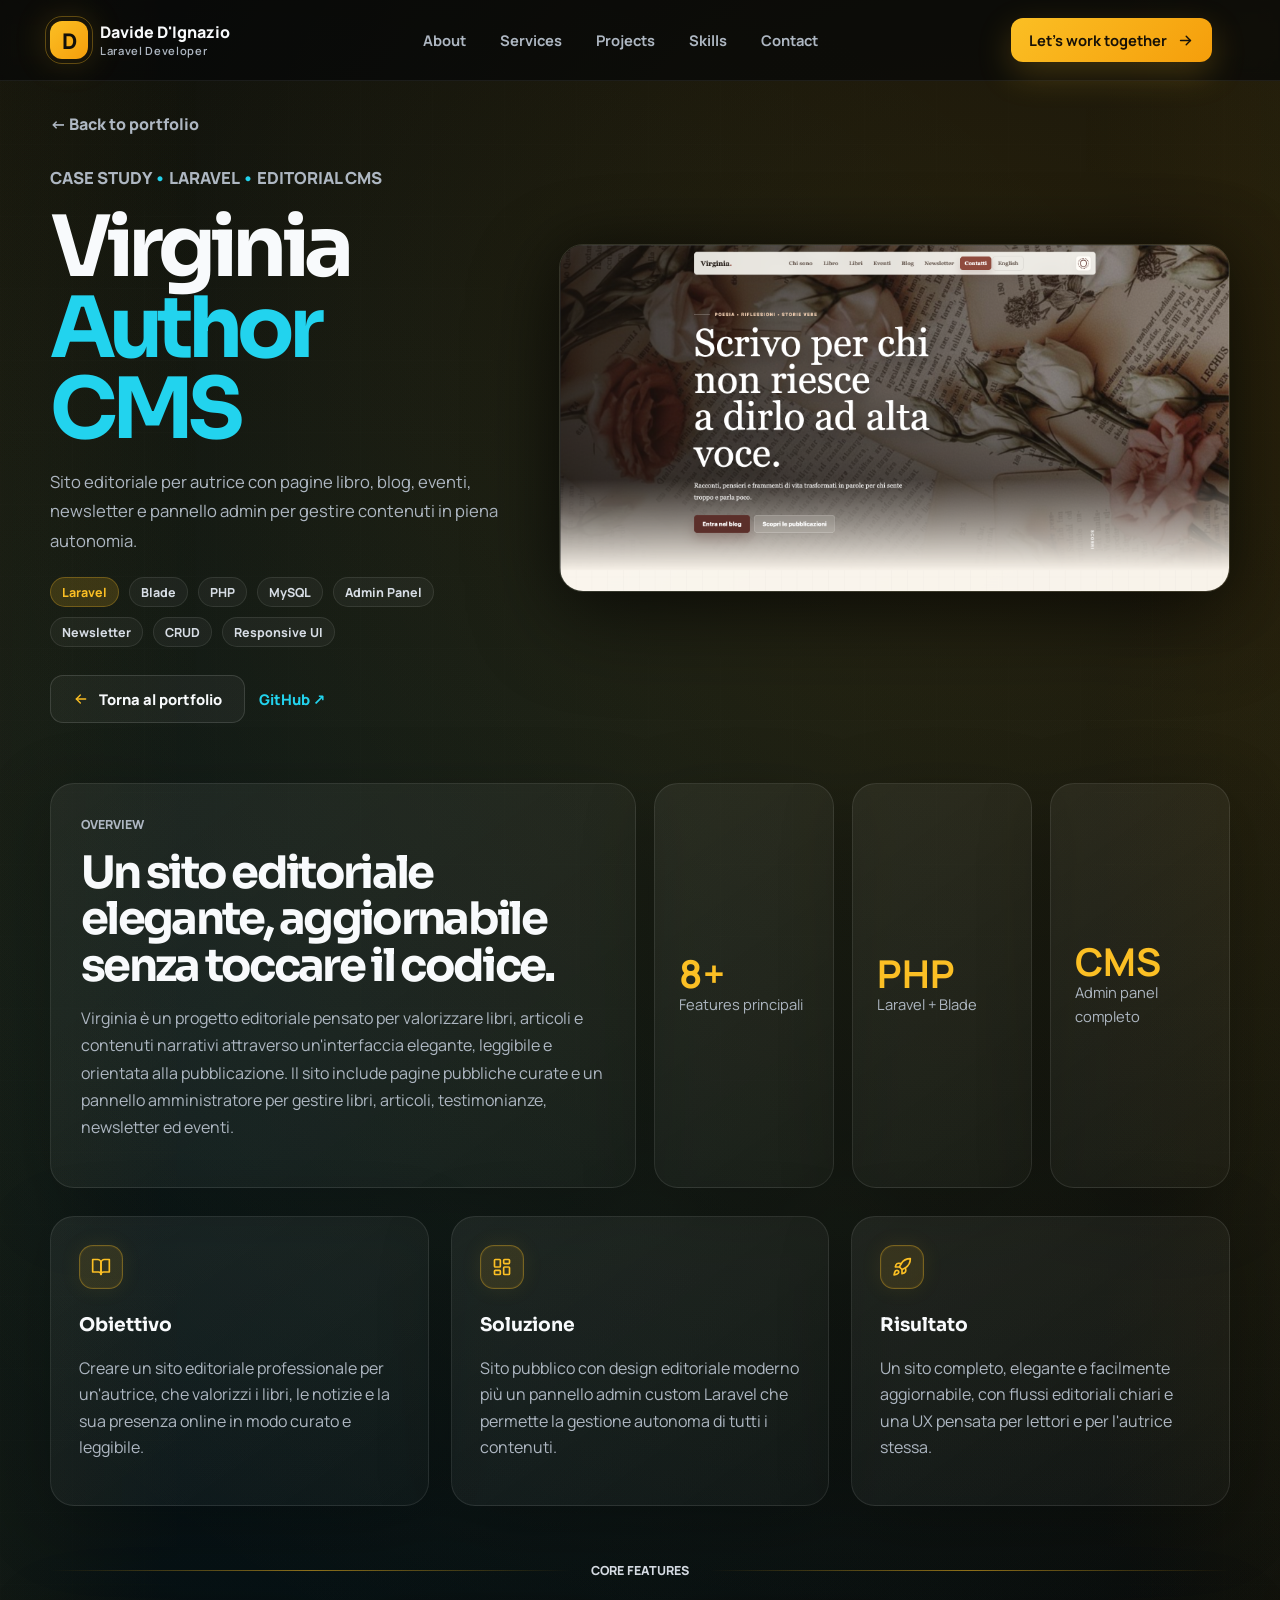
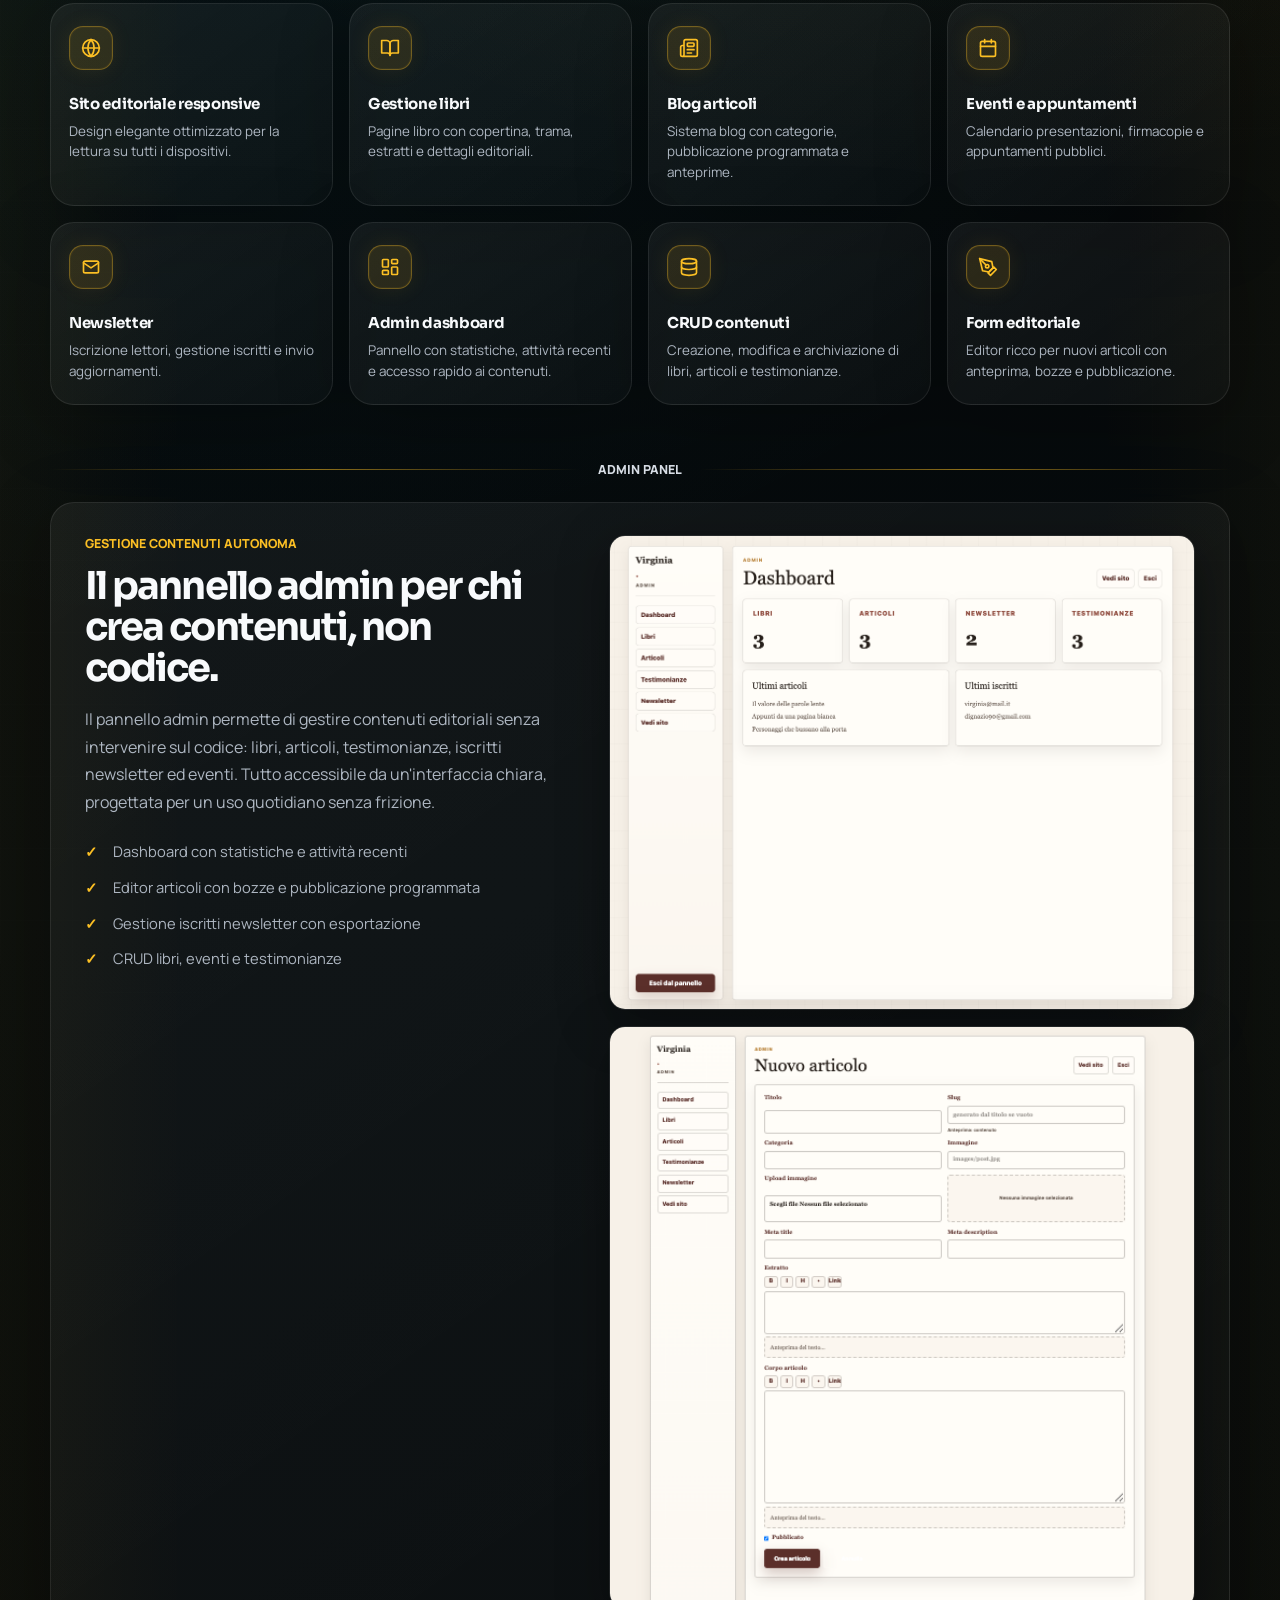
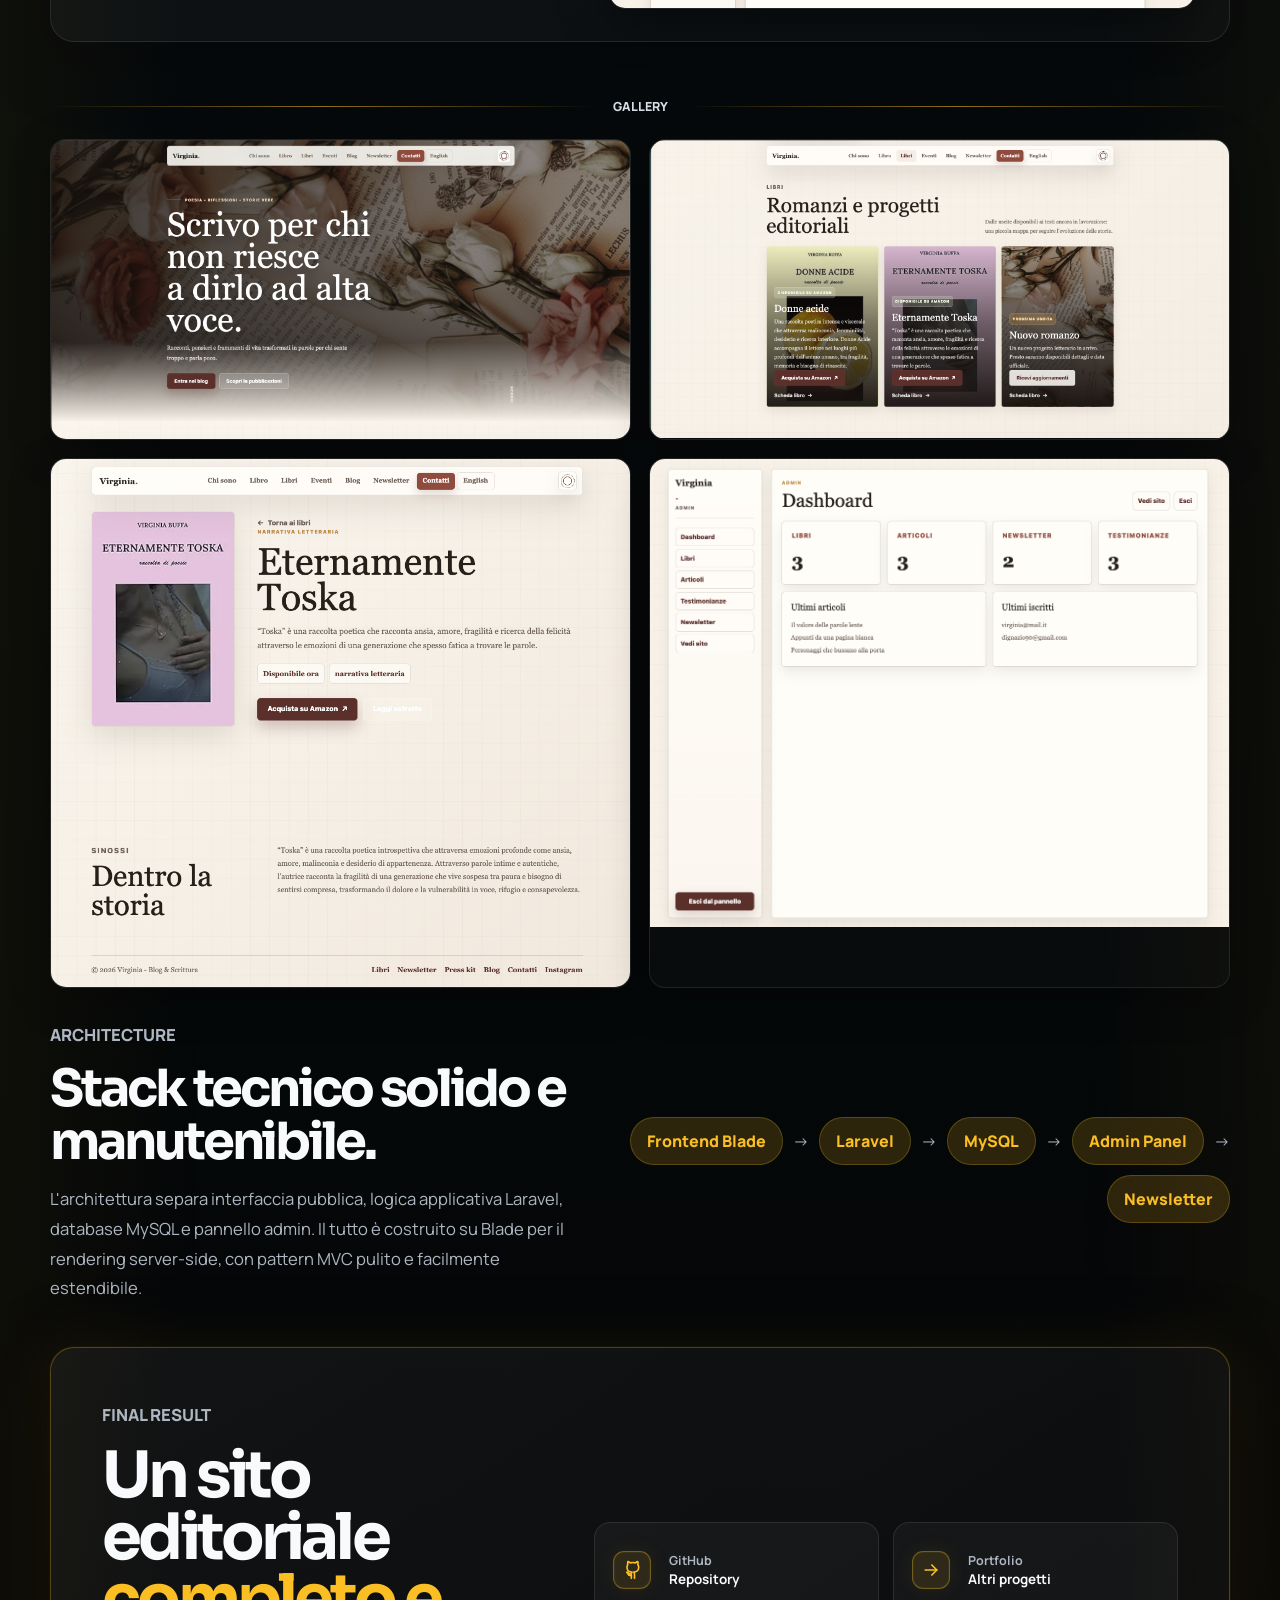
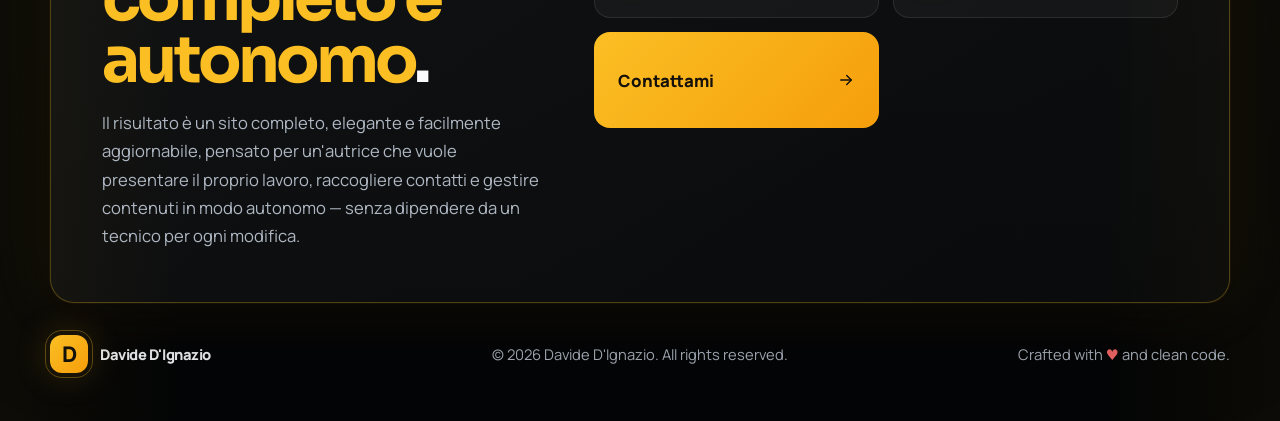
<file: virginia-author-cms.html>
<!doctype html>
<html lang="it">
<head>
    <meta charset="UTF-8" />
    <meta name="viewport" content="width=device-width, initial-scale=1.0" />
    <title>Virginia — Author Website & Editorial CMS | Case Study</title>
    <meta name="description" content="Case study di Virginia, sito editoriale per autrice sviluppato con Laravel, Blade e un pannello admin per gestire libri, articoli, newsletter ed eventi." />
    <!-- Open Graph -->
    <meta property="og:type"        content="website" />
    <meta property="og:url"         content="https://davide-dignazio.dev/virginia-author-cms.html" />
    <meta property="og:title"       content="Virginia — Author CMS | Case Study — Davide D'Ignazio" />
    <meta property="og:description" content="Sito editoriale per autrice con admin CMS completo, newsletter, blog ed eventi. Laravel + Blade." />
    <meta property="og:image"       content="https://davide-dignazio.dev/assets/projects/virginia/virginia-home.png" />
    <meta name="twitter:card"  content="summary_large_image" />
    <meta name="twitter:image" content="https://davide-dignazio.dev/assets/projects/virginia/virginia-home.png" />
    <link rel="icon" href="davdevlogo.png">
    <link rel="preconnect" href="https://fonts.googleapis.com">
    <link rel="preconnect" href="https://fonts.gstatic.com" crossorigin>
    <link href="https://fonts.googleapis.com/css2?family=Manrope:wght@400;500;600;700;800&family=Sora:wght@500;600;700;800&display=swap" rel="stylesheet">
    <link rel="stylesheet" href="./style.css" />
</head>
<body class="case-page">
    <nav class="portfolio-navbar" aria-label="Navigazione principale">
        <a href="./index.html" class="portfolio-logo">
            <span class="logo-mark">D</span>
            <span class="logo-copy">Davide D'Ignazio<small>Laravel Developer</small></span>
        </a>

        <button class="nav-toggle" type="button" aria-label="Apri menu" aria-expanded="false">
            <span></span><span></span><span></span>
        </button>

        <div class="portfolio-nav-links">
            <a href="./index.html#about">About</a>
            <a href="./index.html#services">Services</a>
            <a href="./index.html#projects">Projects</a>
            <a href="./index.html#skills">Skills</a>
            <a href="./index.html#contact">Contact</a>
        </div>

        <a href="./index.html#contact" class="nav-cta">Let's work together <img class="icon icon-sm" src="./assets/icons/arrow-right-dark.svg" alt="" aria-hidden="true"></a>
    </nav>

    <main>

        <!-- ── HERO ── -->
        <section class="case-hero section-shell">
            <div class="case-copy reveal-up">
                <a href="./index.html#projects" class="back-link">← Back to portfolio</a>
                <p class="hero-badge">Case Study <span>•</span> Laravel <span>•</span> Editorial CMS</p>
                <h1>Virginia<br><span>Author CMS</span></h1>
                <p>
                    Sito editoriale per autrice con pagine libro, blog, eventi, newsletter
                    e pannello admin per gestire contenuti in piena autonomia.
                </p>

                <div class="project-stack case-stack" style="margin-top: 22px;">
                    <span>Laravel</span>
                    <span>Blade</span>
                    <span>PHP</span>
                    <span>MySQL</span>
                    <span>Admin Panel</span>
                    <span>Newsletter</span>
                    <span>CRUD</span>
                    <span>Responsive UI</span>
                </div>

                <div class="hero-actions" style="margin-top: 28px;">
                    <a href="./index.html#projects" class="btn-secondary-custom">
                        <img class="icon icon-sm" src="./assets/icons/arrow-right.svg" alt="" aria-hidden="true" style="transform: rotate(180deg);">
                        Torna al portfolio
                    </a>
                    <a href="https://github.com/dado19994" target="_blank" rel="noopener" class="btn-link-custom">
                        GitHub ↗
                    </a>
                </div>
            </div>

            <div class="case-visual reveal-up delay-1 is-visible">
                <img
                    src="./assets/projects/virginia/virginia-home.png"
                    alt="Virginia Author Website — homepage pubblica"
                    class="case-hero-screenshot"
                    width="1866" height="964"
                    loading="eager"
                >
            </div>
        </section>

        <!-- ── OVERVIEW ── -->
        <section class="section-shell case-summary reveal-up">
            <article class="glass-card summary-main">
                <p class="section-eyebrow">Overview</p>
                <h2>Un sito editoriale elegante, aggiornabile senza toccare il codice.</h2>
                <p>
                    Virginia è un progetto editoriale pensato per valorizzare libri, articoli e contenuti
                    narrativi attraverso un'interfaccia elegante, leggibile e orientata alla pubblicazione.
                    Il sito include pagine pubbliche curate e un pannello amministratore per gestire libri,
                    articoli, testimonianze, newsletter ed eventi.
                </p>
            </article>
            <article class="glass-card summary-stat">
                <strong>8+</strong>
                <span>Features principali</span>
            </article>
            <article class="glass-card summary-stat">
                <strong>PHP</strong>
                <span>Laravel + Blade</span>
            </article>
            <article class="glass-card summary-stat">
                <strong>CMS</strong>
                <span>Admin panel completo</span>
            </article>
        </section>

        <!-- ── PROBLEMA / SOLUZIONE / RISULTATO ── -->
        <section class="section-shell problem-grid reveal-up">
            <article class="glass-card">
                <div class="service-icon">
                    <img class="icon" src="./assets/icons/book-open.svg" alt="" aria-hidden="true">
                </div>
                <h3>Obiettivo</h3>
                <p>Creare un sito editoriale professionale per un'autrice, che valorizzi i libri, le notizie e la sua presenza online in modo curato e leggibile.</p>
            </article>
            <article class="glass-card">
                <div class="service-icon">
                    <img class="icon" src="./assets/icons/layout-dashboard.svg" alt="" aria-hidden="true">
                </div>
                <h3>Soluzione</h3>
                <p>Sito pubblico con design editoriale moderno più un pannello admin custom Laravel che permette la gestione autonoma di tutti i contenuti.</p>
            </article>
            <article class="glass-card">
                <div class="service-icon">
                    <img class="icon" src="./assets/icons/rocket.svg" alt="" aria-hidden="true">
                </div>
                <h3>Risultato</h3>
                <p>Un sito completo, elegante e facilmente aggiornabile, con flussi editoriali chiari e una UX pensata per lettori e per l'autrice stessa.</p>
            </article>
        </section>

        <!-- ── FEATURES ── -->
        <section class="section-shell reveal-up">
            <div class="section-heading centered">
                <span></span>
                <p class="section-eyebrow">Core features</p>
                <span></span>
            </div>

            <div class="features-grid-4">
                <article class="glass-card feature-item">
                    <div class="service-icon">
                        <img class="icon" src="./assets/icons/globe.svg" alt="" aria-hidden="true">
                    </div>
                    <h3>Sito editoriale responsive</h3>
                    <p>Design elegante ottimizzato per la lettura su tutti i dispositivi.</p>
                </article>

                <article class="glass-card feature-item">
                    <div class="service-icon">
                        <img class="icon" src="./assets/icons/book-open.svg" alt="" aria-hidden="true">
                    </div>
                    <h3>Gestione libri</h3>
                    <p>Pagine libro con copertina, trama, estratti e dettagli editoriali.</p>
                </article>

                <article class="glass-card feature-item">
                    <div class="service-icon">
                        <img class="icon" src="./assets/icons/newspaper.svg" alt="" aria-hidden="true">
                    </div>
                    <h3>Blog articoli</h3>
                    <p>Sistema blog con categorie, pubblicazione programmata e anteprime.</p>
                </article>

                <article class="glass-card feature-item">
                    <div class="service-icon">
                        <img class="icon" src="./assets/icons/calendar.svg" alt="" aria-hidden="true">
                    </div>
                    <h3>Eventi e appuntamenti</h3>
                    <p>Calendario presentazioni, firmacopie e appuntamenti pubblici.</p>
                </article>

                <article class="glass-card feature-item">
                    <div class="service-icon">
                        <img class="icon" src="./assets/icons/mail.svg" alt="" aria-hidden="true">
                    </div>
                    <h3>Newsletter</h3>
                    <p>Iscrizione lettori, gestione iscritti e invio aggiornamenti.</p>
                </article>

                <article class="glass-card feature-item">
                    <div class="service-icon">
                        <img class="icon" src="./assets/icons/layout-dashboard.svg" alt="" aria-hidden="true">
                    </div>
                    <h3>Admin dashboard</h3>
                    <p>Pannello con statistiche, attività recenti e accesso rapido ai contenuti.</p>
                </article>

                <article class="glass-card feature-item">
                    <div class="service-icon">
                        <img class="icon" src="./assets/icons/database.svg" alt="" aria-hidden="true">
                    </div>
                    <h3>CRUD contenuti</h3>
                    <p>Creazione, modifica e archiviazione di libri, articoli e testimonianze.</p>
                </article>

                <article class="glass-card feature-item">
                    <div class="service-icon">
                        <img class="icon" src="./assets/icons/pen-tool.svg" alt="" aria-hidden="true">
                    </div>
                    <h3>Form editoriale</h3>
                    <p>Editor ricco per nuovi articoli con anteprima, bozze e pubblicazione.</p>
                </article>
            </div>
        </section>

        <!-- ── ADMIN PANEL ── -->
        <section class="section-shell reveal-up">
            <div class="section-heading centered">
                <span></span>
                <p class="section-eyebrow">Admin Panel</p>
                <span></span>
            </div>

            <div class="glass-card virginia-admin-section">
                <div>
                    <p class="section-eyebrow" style="margin-bottom: 14px;">Gestione contenuti autonoma</p>
                    <h2 style="margin: 0 0 18px; font-size: clamp(1.8rem, 3vw, 2.8rem); letter-spacing: -0.05em; line-height: 1.06;">
                        Il pannello admin per chi crea contenuti, non codice.
                    </h2>
                    <p style="color: var(--muted); line-height: 1.72; font-size: 1rem; margin: 0 0 24px;">
                        Il pannello admin permette di gestire contenuti editoriali senza intervenire sul codice:
                        libri, articoli, testimonianze, iscritti newsletter ed eventi. Tutto accessibile
                        da un'interfaccia chiara, progettata per un uso quotidiano senza frizione.
                    </p>
                    <ul class="feature-list">
                        <li>Dashboard con statistiche e attività recenti</li>
                        <li>Editor articoli con bozze e pubblicazione programmata</li>
                        <li>Gestione iscritti newsletter con esportazione</li>
                        <li>CRUD libri, eventi e testimonianze</li>
                    </ul>
                </div>
                <div class="virginia-admin-imgs">
                    <img
                        src="./assets/projects/virginia/virginia-admin-dashboard.png"
                        alt="Virginia — Dashboard admin con statistiche"
                        loading="lazy"
                    >
                    <img
                        src="./assets/projects/virginia/virginia-admin-editor.png"
                        alt="Virginia — Editor per nuovi articoli"
                        loading="lazy"
                    >
                </div>
            </div>
        </section>

        <!-- ── GALLERY ── -->
        <section class="section-shell reveal-up">
            <div class="section-heading centered">
                <span></span>
                <p class="section-eyebrow">Gallery</p>
                <span></span>
            </div>

            <div class="virginia-gallery">
                <div class="virginia-gallery-item"
                     data-caption="Homepage pubblica — hero editoriale">
                    <img
                        src="./assets/projects/virginia/virginia-home.png"
                        alt="Virginia — Homepage pubblica con hero editoriale"
                        loading="lazy"
                    >
                </div>
                <div class="virginia-gallery-item"
                     data-caption="Catalogo libri con card editoriali">
                    <img
                        src="./assets/projects/virginia/virginia-books.png"
                        alt="Virginia — Pagina libri con card"
                        loading="lazy"
                    >
                </div>
                <div class="virginia-gallery-item"
                     data-caption="Dettaglio libro — Eternamente Toska">
                    <img
                        src="./assets/projects/virginia/virginia-book-detail.png"
                        alt="Virginia — Dettaglio libro 'Eternamente Toska'"
                        loading="lazy"
                    >
                </div>
                <div class="virginia-gallery-item"
                     data-caption="Admin dashboard — statistiche e attività">
                    <img
                        src="./assets/projects/virginia/virginia-admin-dashboard.png"
                        alt="Virginia — Admin dashboard con statistiche"
                        loading="lazy"
                    >
                </div>
            </div>
        </section>

        <!-- ── ARCHITETTURA ── -->
        <section class="section-shell architecture-section reveal-up">
            <div>
                <p class="section-eyebrow">Architecture</p>
                <h2>Stack tecnico solido e manutenibile.</h2>
                <p>
                    L'architettura separa interfaccia pubblica, logica applicativa Laravel, database MySQL
                    e pannello admin. Il tutto è costruito su Blade per il rendering server-side,
                    con pattern MVC pulito e facilmente estendibile.
                </p>
            </div>
            <div class="architecture-flow">
                <span>Frontend Blade</span>
                <i>→</i>
                <span>Laravel</span>
                <i>→</i>
                <span>MySQL</span>
                <i>→</i>
                <span>Admin Panel</span>
                <i>→</i>
                <span>Newsletter</span>
            </div>
        </section>

        <!-- ── FINAL RESULT ── -->
        <section class="section-shell contact-section glass-card reveal-up" style="border-color: rgba(251,191,36,0.28);">
            <div>
                <p class="section-eyebrow">Final result</p>
                <h2>Un sito editoriale <span>completo e autonomo</span>.</h2>
                <p>
                    Il risultato è un sito completo, elegante e facilmente aggiornabile, pensato per
                    un'autrice che vuole presentare il proprio lavoro, raccogliere contatti e gestire
                    contenuti in modo autonomo — senza dipendere da un tecnico per ogni modifica.
                </p>
            </div>
            <div class="contact-links compact-contact">
                <a href="https://github.com/dado19994" target="_blank" rel="noopener">
                    <span><img class="icon" src="./assets/icons/github.svg" alt="" aria-hidden="true"></span>
                    <small>GitHub</small>
                    <b>Repository</b>
                </a>
                <a href="./index.html#projects">
                    <span><img class="icon" src="./assets/icons/arrow-right.svg" alt="" aria-hidden="true"></span>
                    <small>Portfolio</small>
                    <b>Altri progetti</b>
                </a>
                <a href="mailto:dignazio90@gmail.com"
                   class="contact-cta email-copyable"
                   data-email="dignazio90@gmail.com">
                    Contattami <img class="icon icon-sm" src="./assets/icons/arrow-right-dark.svg" alt="" aria-hidden="true">
                </a>
            </div>
        </section>

    </main>

    <footer class="portfolio-footer section-shell">
        <a href="./index.html" class="footer-brand"><span class="logo-mark">D</span> Davide D'Ignazio</a>
        <p>© 2026 Davide D'Ignazio. All rights reserved.</p>
        <p>Crafted with <span>♥</span> and clean code.</p>
    </footer>

    <script src="./script.js"></script>
</body>
</html>
</file>
<file: style.css>
@import url("https://fonts.googleapis.com/css2?family=Manrope:wght@400;500;600;700;800&family=Sora:wght@500;600;700;800&family=Space+Grotesk:wght@600;700&display=swap");

:root {
    --bg: #050708;
    --bg-2: #080d10;
    --surface: rgba(13, 17, 20, 0.78);
    --surface-strong: rgba(16, 20, 22, 0.92);
    --surface-soft: rgba(255, 255, 255, 0.045);
    --border: rgba(255, 255, 255, 0.09);
    --border-strong: rgba(251, 191, 36, 0.34);
    --gold: #fbbf24;
    --gold-2: #f59e0b;
    --gold-soft: rgba(251, 191, 36, 0.16);
    --blue: #22d3ee;
    --blue-soft: rgba(34, 211, 238, 0.14);
    --text: #f8fafc;
    --muted: #aeb7c2;
    --soft: #d7dde5;
    --danger: #fb7185;
    --radius-xl: 32px;
    --radius-lg: 24px;
    --radius-md: 16px;
    --shadow: 0 28px 90px rgba(0, 0, 0, 0.45);
    --container: min(1180px, calc(100% - 40px));
}

* { box-sizing: border-box; }
html { scroll-behavior: smooth; }
body {
    margin: 0;
    min-height: 100vh;
    color: var(--text);
    font-family: Inter, ui-sans-serif, system-ui, -apple-system, BlinkMacSystemFont, "Segoe UI", sans-serif;
    background:
        radial-gradient(circle at 76% 8%, rgba(251, 191, 36, 0.14), transparent 28%),
        radial-gradient(circle at 18% 20%, rgba(34, 211, 238, 0.07), transparent 28%),
        linear-gradient(180deg, #050708 0%, #060b0d 48%, #040506 100%);
    overflow-x: hidden;
}

body::before {
    content: "";
    position: fixed;
    inset: 0;
    pointer-events: none;
    opacity: 0.25;
    background-image:
        linear-gradient(rgba(255,255,255,0.035) 1px, transparent 1px),
        linear-gradient(90deg, rgba(255,255,255,0.035) 1px, transparent 1px);
    background-size: 72px 72px;
    mask-image: radial-gradient(circle at 50% 10%, black, transparent 74%);
    z-index: -2;
}

body::after {
    content: "";
    position: fixed;
    inset: 0;
    pointer-events: none;
    background: linear-gradient(90deg, rgba(251,191,36,0.12), transparent 16%, transparent 84%, rgba(251,191,36,0.1));
    opacity: 0.36;
    z-index: -1;
}

::selection { background: var(--gold); color: #111; }
a { color: inherit; }
img { max-width: 100%; }

.section-shell {
    width: var(--container);
    margin-inline: auto;
}

.portfolio-navbar {
    position: sticky;
    top: 0;
    z-index: 100;
    width: 100%;
    min-height: 76px;
    display: grid;
    grid-template-columns: auto 1fr auto;
    align-items: center;
    gap: 28px;
    padding: 18px max(22px, calc((100vw - 1180px) / 2));
    background: rgba(5, 7, 8, 0.68);
    border-bottom: 1px solid rgba(255,255,255,0.07);
    backdrop-filter: blur(18px);
    transition: background 0.28s ease, box-shadow 0.28s ease, border-color 0.28s ease;
}

.portfolio-navbar.navbar-scrolled {
    background: rgba(5, 7, 8, 0.9);
    border-color: rgba(251,191,36,0.18);
    box-shadow: 0 16px 55px rgba(0,0,0,0.35);
}

.portfolio-logo,
.footer-brand {
    display: inline-flex;
    align-items: center;
    gap: 12px;
    color: var(--text);
    text-decoration: none;
    font-weight: 800;
    letter-spacing: -0.03em;
}

.logo-mark {
    width: 38px;
    height: 38px;
    display: inline-grid;
    place-items: center;
    border-radius: 12px;
    color: #12100a;
    font-size: 1.35rem;
    font-weight: 950;
    background: linear-gradient(135deg, var(--gold), var(--gold-2));
    box-shadow: 0 0 36px rgba(251,191,36,0.22);
}

.logo-copy {
    display: grid;
    line-height: 1.05;
}
.logo-copy small {
    color: var(--muted);
    font-size: 0.7rem;
    font-weight: 600;
    letter-spacing: 0.06em;
    margin-top: 4px;
}

.portfolio-nav-links {
    display: flex;
    justify-content: center;
    gap: clamp(18px, 3vw, 34px);
}
.portfolio-nav-links a,
.nav-cta {
    text-decoration: none;
    color: var(--muted);
    font-size: 0.92rem;
    font-weight: 700;
    transition: color 0.22s ease, transform 0.22s ease;
}
.portfolio-nav-links a:hover,
.portfolio-nav-links a.active { color: var(--gold); }

.nav-cta {
    display: inline-flex;
    align-items: center;
    justify-content: center;
    gap: 10px;
    min-height: 44px;
    padding: 0 18px;
    border-radius: 12px;
    color: #171107;
    background: linear-gradient(135deg, var(--gold), var(--gold-2));
    box-shadow: 0 12px 34px rgba(251,191,36,0.22);
}
.nav-cta:hover { transform: translateY(-2px); color: #171107; }

.nav-toggle { display: none; }

.hero-section {
    position: relative;
    padding: clamp(70px, 9vw, 118px) 0 56px;
}

.hero-grid {
    display: grid;
    grid-template-columns: minmax(0, 0.92fr) minmax(420px, 1.08fr);
    gap: clamp(42px, 7vw, 92px);
    align-items: center;
}

.hero-content h1 {
    margin: 12px 0 18px;
    font-size: clamp(4.2rem, 9vw, 8.8rem);
    line-height: 0.86;
    letter-spacing: -0.085em;
    font-weight: 950;
}
.hero-content h1 span {
    display: inline-block;
    color: var(--gold);
    text-shadow: 0 0 46px rgba(251,191,36,0.22);
}

.hero-badge,
.section-eyebrow {
    margin: 0 0 14px;
    color: var(--gold);
    font-size: 0.78rem;
    text-transform: uppercase;
    letter-spacing: 0.18em;
    font-weight: 900;
}
.hero-badge span { color: var(--blue); }

.hero-subtitle {
    max-width: 620px;
    margin: 0;
    color: var(--soft);
    font-size: clamp(1.12rem, 2vw, 1.45rem);
    line-height: 1.52;
    letter-spacing: -0.025em;
}
.hero-subtitle strong { color: var(--gold); }
.hero-subtitle em { color: var(--blue); font-style: normal; font-weight: 800; }

.hero-actions {
    display: flex;
    align-items: center;
    gap: 14px;
    flex-wrap: wrap;
    margin-top: 30px;
}

.btn-primary-custom,
.btn-secondary-custom,
.btn-link-custom {
    display: inline-flex;
    align-items: center;
    justify-content: center;
    gap: 10px;
    min-height: 48px;
    padding: 0 22px;
    border-radius: 13px;
    text-decoration: none;
    font-weight: 900;
    font-size: 0.92rem;
    transition: transform 0.22s ease, box-shadow 0.22s ease, border-color 0.22s ease, background 0.22s ease;
}
.btn-primary-custom {
    color: #16110a;
    background: linear-gradient(135deg, var(--gold), var(--gold-2));
    box-shadow: 0 16px 44px rgba(251,191,36,0.22);
}
.btn-secondary-custom {
    color: var(--text);
    border: 1px solid rgba(255,255,255,0.13);
    background: rgba(255,255,255,0.045);
}
.btn-link-custom {
    min-height: 44px;
    padding-inline: 0;
    color: var(--blue);
}
.btn-primary-custom:hover,
.btn-secondary-custom:hover,
.btn-link-custom:hover {
    transform: translateY(-3px);
}
.btn-secondary-custom:hover { border-color: var(--border-strong); }

.value-row {
    display: grid;
    grid-template-columns: repeat(4, minmax(0, 1fr));
    gap: 16px;
    margin-top: 38px;
}
.value-item {
    display: grid;
    grid-template-columns: 34px 1fr;
    gap: 10px;
    align-items: start;
    min-width: 0;
}
.value-item strong,
.value-item small { display: block; }
.value-item strong { color: var(--text); font-size: 0.85rem; }
.value-item small { color: var(--muted); line-height: 1.5; font-size: 0.74rem; }
.icon-circle {
    width: 32px;
    height: 32px;
    display: grid;
    place-items: center;
    border-radius: 50%;
    color: var(--gold);
    border: 1px solid rgba(251,191,36,0.34);
    background: var(--gold-soft);
}

.hero-visual,
.case-visual {
    position: relative;
    min-height: 430px;
    display: flex;
    align-items: center;
    justify-content: center;
}
.device-halo {
    position: absolute;
    width: min(520px, 82vw);
    aspect-ratio: 1;
    border-radius: 50%;
    border: 1px solid rgba(251,191,36,0.16);
    background: radial-gradient(circle, rgba(251,191,36,0.13), transparent 58%);
    box-shadow: inset 0 0 80px rgba(251,191,36,0.08), 0 0 120px rgba(251,191,36,0.1);
    animation: slowSpin 18s linear infinite;
}

.floating-card { animation: floatCard 6s ease-in-out infinite; }
.delay-float { animation-delay: -2s; }

.laptop-mockup {
    position: relative;
    width: min(620px, 100%);
    min-height: 360px;
    padding: 18px;
    border-radius: 28px;
    border: 1px solid rgba(255,255,255,0.14);
    background: linear-gradient(145deg, rgba(20, 24, 27, 0.94), rgba(7, 9, 10, 0.94));
    box-shadow: var(--shadow), 0 0 0 1px rgba(251,191,36,0.08), 0 0 80px rgba(251,191,36,0.12);
}
.mockup-topbar {
    display: flex;
    align-items: center;
    gap: 9px;
    padding: 0 0 16px;
    color: var(--soft);
    font-size: 0.82rem;
    font-weight: 850;
}
.mockup-topbar span { margin-right: auto; color: var(--text); }
.mockup-topbar i {
    width: 9px;
    height: 9px;
    border-radius: 50%;
    background: rgba(255,255,255,0.18);
}
.mockup-layout { display: grid; grid-template-columns: 92px 1fr; gap: 16px; }
.mockup-layout aside,
.dash-sidebar {
    border-radius: 18px;
    padding: 16px 12px;
    background: rgba(255,255,255,0.035);
    border: 1px solid rgba(255,255,255,0.07);
}
.mockup-layout aside b,
.dash-sidebar span {
    display: block;
    height: 11px;
    border-radius: 999px;
    margin-bottom: 16px;
    background: rgba(255,255,255,0.13);
}
.mockup-layout aside b:first-child,
.dash-sidebar span:first-child { background: linear-gradient(90deg, var(--gold), rgba(251,191,36,0.35)); }
.mockup-main { min-width: 0; }
.mockup-kpis,
.dash-kpis {
    display: grid;
    grid-template-columns: repeat(3, 1fr);
    gap: 10px;
}
.mockup-kpis span,
.dash-kpis b {
    min-height: 74px;
    border-radius: 16px;
    padding: 14px;
    background: rgba(255,255,255,0.04);
    border: 1px solid rgba(255,255,255,0.07);
}
.mockup-kpis small { color: var(--muted); font-size: 0.65rem; display: block; }
.mockup-kpis strong { display: block; margin-top: 7px; color: var(--text); font-size: 1rem; }
.chart-card,
.dash-chart {
    position: relative;
    height: 128px;
    margin-top: 12px;
    border-radius: 18px;
    overflow: hidden;
    background:
        linear-gradient(rgba(255,255,255,0.05) 1px, transparent 1px),
        linear-gradient(90deg, rgba(255,255,255,0.05) 1px, transparent 1px),
        rgba(255,255,255,0.035);
    background-size: 36px 36px;
    border: 1px solid rgba(255,255,255,0.07);
}
.chart-line,
.dash-chart::after,
.phone-chart::after {
    content: "";
    position: absolute;
    inset: 26px 22px 28px 22px;
    background: linear-gradient(135deg, transparent 5%, transparent 14%, var(--blue) 15%, var(--blue) 17%, transparent 18%, transparent 31%, var(--blue) 32%, var(--blue) 34%, transparent 35%, transparent 50%, var(--blue) 51%, var(--blue) 53%, transparent 54%, transparent 70%, var(--blue) 71%, var(--blue) 73%, transparent 74%);
    clip-path: polygon(0 72%, 18% 60%, 34% 68%, 52% 42%, 70% 50%, 86% 18%, 100% 28%, 100% 34%, 86% 24%, 70% 56%, 52% 48%, 34% 74%, 18% 66%, 0 78%);
    filter: drop-shadow(0 0 12px rgba(34,211,238,0.5));
}
.mockup-split,
.dash-bottom { display: grid; grid-template-columns: 1fr 0.75fr; gap: 12px; margin-top: 12px; }
.mockup-split span,
.dash-bottom span { height: 72px; border-radius: 16px; background: rgba(255,255,255,0.04); border: 1px solid rgba(255,255,255,0.07); }
.phone-mockup {
    position: absolute;
    right: 0;
    bottom: 18px;
    width: 152px;
    min-height: 288px;
    padding: 18px 13px;
    border-radius: 30px;
    border: 1px solid rgba(255,255,255,0.18);
    background: linear-gradient(145deg, rgba(14,18,21,0.98), rgba(4,6,7,0.98));
    box-shadow: 0 28px 90px rgba(0,0,0,0.55), 0 0 36px rgba(251,191,36,0.18);
}
.phone-notch { width: 56px; height: 7px; border-radius: 999px; background: rgba(255,255,255,0.12); margin: 0 auto 18px; }
.phone-title { display: block; color: var(--text); font-size: 0.72rem; font-weight: 850; margin-bottom: 14px; }
.phone-metric { padding: 10px; border-radius: 14px; background: rgba(255,255,255,0.04); border: 1px solid rgba(255,255,255,0.07); margin-bottom: 10px; }
.phone-metric small { display: block; color: var(--muted); font-size: 0.62rem; }
.phone-metric strong { font-size: 0.92rem; }
.phone-chart { position: relative; height: 80px; border-radius: 14px; background: rgba(255,255,255,0.04); border: 1px solid rgba(255,255,255,0.07); overflow: hidden; }

.ambient-orb { position: absolute; border-radius: 50%; filter: blur(80px); opacity: 0.36; pointer-events: none; }
.orb-one { width: 320px; height: 320px; background: var(--gold); top: 24%; right: 16%; }
.orb-two { width: 280px; height: 280px; background: var(--blue); bottom: 14%; left: 8%; opacity: 0.18; }

.intro-strip {
    margin-top: 34px;
    padding: 40px 44px;
    border-left: 1px solid var(--border-strong);
    background: linear-gradient(90deg, rgba(251,191,36,0.06), transparent 72%);
}
.intro-strip h2,
.architecture-section h2,
.contact-section h2 {
    max-width: 840px;
    margin: 0 0 14px;
    font-size: clamp(2rem, 4vw, 3.65rem);
    line-height: 1.02;
    letter-spacing: -0.06em;
}
.intro-strip p:not(.section-eyebrow),
.architecture-section p,
.contact-section p,
.case-copy p {
    max-width: 840px;
    color: var(--muted);
    line-height: 1.78;
    font-size: 1.04rem;
}

.section-heading {
    display: grid;
    grid-template-columns: 1fr auto 1fr;
    align-items: center;
    gap: 18px;
    margin: 56px 0 24px;
}
.section-heading.centered .section-eyebrow { margin: 0; color: var(--soft); }
.section-heading span { height: 1px; background: linear-gradient(90deg, transparent, rgba(251,191,36,0.56), transparent); }
.compact-heading { margin-top: 42px; }

.glass-card,
.service-card,
.project-mini,
.gallery-card {
    border: 1px solid var(--border);
    background: linear-gradient(145deg, rgba(255,255,255,0.055), rgba(255,255,255,0.022));
    border-radius: var(--radius-lg);
    box-shadow: 0 18px 70px rgba(0,0,0,0.26);
}
.service-grid {
    display: grid;
    grid-template-columns: repeat(4, 1fr);
    gap: 22px;
}
.service-card {
    position: relative;
    padding: 28px 24px;
    min-height: 176px;
    overflow: hidden;
    transition: transform 0.24s ease, border-color 0.24s ease, background 0.24s ease;
}
.service-card::after,
.project-mini::after {
    content: "";
    position: absolute;
    inset: auto 0 0;
    height: 1px;
    background: linear-gradient(90deg, transparent, rgba(251,191,36,0.7), transparent);
    opacity: 0;
    transition: opacity 0.24s ease;
}
.service-card:hover,
.project-mini:hover {
    transform: translateY(-6px);
    border-color: rgba(251,191,36,0.3);
    background: linear-gradient(145deg, rgba(251,191,36,0.075), rgba(255,255,255,0.025));
}
.service-card:hover::after,
.project-mini:hover::after { opacity: 1; }
.service-icon {
    width: 44px;
    height: 44px;
    display: grid;
    place-items: center;
    border-radius: 14px;
    color: var(--gold);
    background: var(--gold-soft);
    border: 1px solid rgba(251,191,36,0.28);
    font-weight: 950;
    font-size: 1.3rem;
    margin-bottom: 24px;
}
.service-card h3,
.project-mini h3,
.process-row h3 { margin: 0 0 10px; letter-spacing: -0.03em; }
.service-card p,
.project-mini p,
.process-row p,
.summary-stat span,
.feature-list,
.premium-list p {
    margin: 0;
    color: var(--muted);
    line-height: 1.6;
    font-size: 0.92rem;
}

.featured-project {
    display: grid;
    grid-template-columns: 0.9fr 1.1fr;
    gap: 36px;
    align-items: stretch;
    padding: 34px;
    margin-top: 42px;
    border-color: rgba(251,191,36,0.18);
}
.project-content h2,
.case-copy h1 {
    margin: 0 0 14px;
    font-size: clamp(2.9rem, 5vw, 5.25rem);
    line-height: 0.98;
    letter-spacing: -0.07em;
}
.project-content h2 span,
.case-copy h1 span { color: var(--blue); }
.project-content p { color: var(--muted); line-height: 1.75; max-width: 520px; }
.project-stack {
    display: flex;
    flex-wrap: wrap;
    gap: 10px;
    margin: 22px 0;
}
.project-stack span,
.skill-tags span {
    display: inline-flex;
    align-items: center;
    min-height: 30px;
    padding: 0 11px;
    border-radius: 999px;
    color: var(--soft);
    background: rgba(255,255,255,0.045);
    border: 1px solid rgba(255,255,255,0.09);
    font-size: 0.78rem;
    font-weight: 750;
}
.project-stack span:first-child { color: var(--gold); border-color: rgba(251,191,36,0.28); background: var(--gold-soft); }
.feature-list { list-style: none; padding: 0; margin: 22px 0 0; display: grid; gap: 12px; }
.feature-list li { position: relative; padding-left: 28px; }
.feature-list li::before { content: "✓"; position: absolute; left: 0; color: var(--gold); font-weight: 950; }

.project-preview { display: flex; align-items: center; justify-content: center; min-height: 340px; }
.dashboard-preview {
    width: 100%;
    min-height: 330px;
    display: grid;
    grid-template-columns: 114px 1fr;
    gap: 16px;
    padding: 16px;
    border-radius: 26px;
    border: 1px solid rgba(255,255,255,0.13);
    background: linear-gradient(145deg, rgba(14,18,21,0.96), rgba(5,7,8,0.96));
    box-shadow: 0 30px 90px rgba(0,0,0,0.4), inset 0 0 0 1px rgba(251,191,36,0.04);
}
.dash-content { min-width: 0; }
.dash-kpis { grid-template-columns: repeat(4, 1fr); }
.dash-bottom span:first-child { background: var(--blue-soft); border-color: rgba(34,211,238,0.16); }

.projects-grid {
    display: grid;
    grid-template-columns: repeat(3, 1fr);
    gap: 22px;
}
.project-mini {
    position: relative;
    display: grid;
    grid-template-columns: 128px 1fr;
    gap: 18px;
    align-items: center;
    padding: 16px;
    overflow: hidden;
}
.mini-thumb {
    min-height: 92px;
    border-radius: 16px;
    position: relative;
    overflow: hidden;
    border: 1px solid rgba(255,255,255,0.09);
    background: rgba(255,255,255,0.05);
}
.mini-thumb::before,
.gallery-placeholder::before {
    content: "";
    position: absolute;
    inset: 16px;
    border-radius: 10px;
    background: repeating-linear-gradient(180deg, rgba(255,255,255,0.2) 0 5px, transparent 5px 16px);
    opacity: 0.45;
}
.thumb-dark { background: radial-gradient(circle at 70% 35%, rgba(251,191,36,0.2), transparent 42%), #090c0f; }
.thumb-light { background: linear-gradient(145deg, #f7f8fb, #dfe6ef); }
.thumb-blue { background: radial-gradient(circle at 70% 30%, rgba(34,211,238,0.22), transparent 42%), #09131c; }
.project-mini a { color: var(--blue); text-decoration: none; font-weight: 850; font-size: 0.86rem; }

.process-row {
    display: grid;
    grid-template-columns: repeat(5, 1fr);
    gap: 12px;
    position: relative;
    padding: 8px 0 24px;
}
.process-row::before {
    content: "";
    position: absolute;
    top: 44px;
    left: 6%;
    right: 6%;
    border-top: 1px dashed rgba(251,191,36,0.38);
}
.process-row article { position: relative; z-index: 1; }
.process-icon {
    width: 64px;
    height: 64px;
    display: grid;
    place-items: center;
    margin-bottom: 16px;
    border-radius: 50%;
    color: var(--gold);
    background: #070a0b;
    border: 1px solid rgba(251,191,36,0.45);
    box-shadow: 0 0 0 8px rgba(5,7,8,1), 0 0 28px rgba(251,191,36,0.16);
    font-weight: 900;
}
.process-row strong { color: var(--gold); display: block; font-size: 0.83rem; }

.skills-panel { padding: 28px 28px 34px; margin-top: 28px; }
.skills-grid {
    display: grid;
    grid-template-columns: repeat(4, 1fr);
    gap: 22px;
}
.skill-heading { display: flex; align-items: center; gap: 10px; margin-bottom: 18px; }
.skill-heading span { color: var(--gold); font-size: 1.3rem; }
.skill-heading h3 { margin: 0; }
.skill-tags { display: flex; flex-wrap: wrap; gap: 9px; }

.contact-section {
    display: grid;
    grid-template-columns: 0.85fr 1.15fr;
    gap: 28px;
    align-items: center;
    padding: 28px;
    margin-top: 28px;
    border-color: rgba(251,191,36,0.28);
    box-shadow: 0 0 0 1px rgba(251,191,36,0.04), 0 28px 90px rgba(0,0,0,0.35), 0 0 70px rgba(251,191,36,0.08);
}
.contact-section h2 { font-size: clamp(2rem, 3.5vw, 3.25rem); }
.contact-section h2 span { color: var(--gold); }
.contact-links {
    display: grid;
    grid-template-columns: repeat(4, 1fr);
    gap: 12px;
}
.contact-links a {
    min-height: 74px;
    display: grid;
    align-content: center;
    gap: 2px;
    padding: 14px 16px;
    border-radius: 16px;
    text-decoration: none;
    color: var(--text);
    background: rgba(255,255,255,0.04);
    border: 1px solid rgba(255,255,255,0.09);
    overflow: hidden;
}
.contact-links a > span:not(.copy-hint) { color: var(--gold); font-weight: 950; font-size: 1.1rem; }
.contact-links a small { color: var(--muted); font-weight: 700; }
.contact-links .contact-cta {
    place-items: center;
    text-align: center;
    color: #171107;
    font-weight: 950;
    background: linear-gradient(135deg, var(--gold), var(--gold-2));
    border: 0;
}
.contact-links .contact-cta span { color: #171107; }

.portfolio-footer {
    display: grid;
    grid-template-columns: 1fr auto 1fr;
    align-items: center;
    gap: 20px;
    padding: 32px 0 48px;
    color: var(--muted);
    font-size: 0.92rem;
}
.portfolio-footer p { margin: 0; }
.portfolio-footer p:last-child { text-align: right; }
.portfolio-footer p span { color: #fb6b6b; }

/* Case page */
.case-hero {
    display: grid;
    grid-template-columns: 0.9fr 1.1fr;
    gap: 42px;
    align-items: start;
    padding: 32px 0 60px;
}
.back-link { display: inline-flex; margin-bottom: 28px; color: var(--muted); text-decoration: none; font-weight: 850; }
.back-link:hover { color: var(--gold); }
.case-copy h1 { font-size: clamp(4.4rem, 9vw, 8rem); }
.case-summary {
    display: grid;
    grid-template-columns: 1fr 180px 180px 180px;
    gap: 18px;
    align-items: stretch;
}
.summary-main { padding: 30px; }
.summary-main h2 { margin: 0 0 12px; font-size: clamp(2rem, 3.5vw, 3.3rem); letter-spacing: -0.06em; line-height: 1.04; }
.summary-main p { color: var(--muted); line-height: 1.7; }
.summary-stat { padding: 24px; display: grid; align-content: center; }
.summary-stat strong { color: var(--gold); font-size: 2.4rem; line-height: 1; }
.problem-grid { display: grid; grid-template-columns: repeat(3, 1fr); gap: 22px; margin-top: 28px; }
.problem-grid article { padding: 28px; }
.problem-grid p { color: var(--muted); line-height: 1.65; }
.premium-list { display: grid; gap: 14px; }
.premium-list div {
    display: grid;
    grid-template-columns: 80px 220px 1fr;
    gap: 22px;
    align-items: start;
    padding: 22px;
    border-radius: 20px;
    background: rgba(255,255,255,0.04);
    border: 1px solid rgba(255,255,255,0.08);
}
.premium-list strong { color: var(--gold); }
.premium-list span { font-weight: 900; }
.architecture-section { display: grid; grid-template-columns: 0.9fr 1.1fr; gap: 32px; align-items: center; margin-top: 32px; }
.architecture-flow { display: flex; align-items: center; justify-content: flex-end; gap: 10px; flex-wrap: wrap; }
.architecture-flow span,
.roadmap-grid div {
    padding: 12px 16px;
    border-radius: 999px;
    color: var(--gold);
    background: var(--gold-soft);
    border: 1px solid rgba(251,191,36,0.24);
    font-weight: 850;
}
.architecture-flow i { color: var(--muted); font-style: normal; }
.premium-gallery { display: grid; grid-template-columns: repeat(3, 1fr); gap: 22px; }
.gallery-card { padding: 14px; }
.gallery-card span { display: block; margin-top: 14px; color: var(--soft); font-weight: 800; }
.gallery-placeholder { position: relative; min-height: 190px; border-radius: 18px; overflow: hidden; border: 1px solid rgba(255,255,255,0.09); }
.dark-screen { background: radial-gradient(circle at 70% 30%, rgba(251,191,36,0.18), transparent 42%), #0a0d10; }
.light-screen { background: linear-gradient(145deg, #f7f8fb, #e3e9f2); }
.blue-screen { background: radial-gradient(circle at 70% 30%, rgba(34,211,238,0.2), transparent 42%), #08111a; }
.roadmap-grid { display: grid; grid-template-columns: repeat(6, 1fr); gap: 12px; }
.compact-contact { grid-template-columns: repeat(3, 1fr); }

.reveal-up { opacity: 0; transform: translateY(22px); transition: opacity 0.7s ease, transform 0.7s ease; }
.reveal-up.is-visible { opacity: 1; transform: translateY(0); }
.delay-1 { transition-delay: 0.12s; }

@keyframes floatCard {
    0%, 100% { transform: translateY(0); }
    50% { transform: translateY(-12px); }
}
@keyframes slowSpin {
    from { transform: rotate(0deg); }
    to { transform: rotate(360deg); }
}

@media (max-width: 1080px) {
    .hero-grid,
    .case-hero,
    .featured-project,
    .architecture-section { grid-template-columns: 1fr; }
    .hero-visual { min-height: 390px; }
    .value-row { grid-template-columns: repeat(2, 1fr); }
    .service-grid,
    .skills-grid { grid-template-columns: repeat(2, 1fr); }
    .case-summary { grid-template-columns: 1fr 1fr; }
    .roadmap-grid { grid-template-columns: repeat(3, 1fr); }
}

@media (max-width: 820px) {
    :root { --container: min(100% - 26px, 1180px); }
    .portfolio-navbar { grid-template-columns: auto auto; padding: 14px 16px; min-height: auto; }
    .portfolio-logo { z-index: 2; }
    .nav-toggle {
        display: inline-grid;
        gap: 5px;
        justify-self: end;
        width: 44px;
        height: 44px;
        place-content: center;
        border-radius: 14px;
        background: rgba(255,255,255,0.045);
        border: 1px solid var(--border);
        color: var(--text);
    }
    .nav-toggle span { width: 19px; height: 2px; background: var(--text); display: block; border-radius: 99px; }
    .portfolio-nav-links,
    .nav-cta {
        display: none;
        grid-column: 1 / -1;
    }
    .portfolio-navbar.menu-open .portfolio-nav-links {
        display: grid;
        gap: 12px;
        padding-top: 14px;
    }
    .portfolio-navbar.menu-open .nav-cta { display: inline-flex; width: fit-content; }
    .hero-section { padding-top: 54px; }
    .hero-content h1 { font-size: clamp(3.6rem, 20vw, 5.4rem); }
    .hero-subtitle { font-size: 1.05rem; }
    .value-row,
    .service-grid,
    .projects-grid,
    .process-row,
    .skills-grid,
    .contact-section,
    .problem-grid,
    .premium-gallery,
    .premium-list div { grid-template-columns: 1fr; }
    .process-row::before { display: none; }
    .process-row { gap: 26px; }
    .project-mini { grid-template-columns: 1fr; }
    .contact-links { grid-template-columns: 1fr; }
    .portfolio-footer { grid-template-columns: 1fr; text-align: left; }
    .portfolio-footer p:last-child { text-align: left; }
    .phone-mockup { position: relative; right: auto; bottom: auto; margin: -38px auto 0; }
    .laptop-mockup { min-height: auto; }
    .mockup-layout,
    .dashboard-preview { grid-template-columns: 1fr; }
    .mockup-layout aside,
    .dash-sidebar { display: none; }
    .dash-kpis,
    .mockup-kpis { grid-template-columns: 1fr; }
    .case-summary { grid-template-columns: 1fr; }
    .roadmap-grid { grid-template-columns: repeat(2, 1fr); }
}

@media (max-width: 520px) {
    .logo-copy small { display: none; }
    .hero-actions { align-items: stretch; }
    .hero-actions a { width: 100%; }
    .intro-strip { padding: 28px 22px; }
    .featured-project,
    .contact-section,
    .skills-panel { padding: 20px; }
    .roadmap-grid { grid-template-columns: 1fr; }
}


/* --- Refinement pass: real SVG icons, cleaner mobile, safer grids --- */
.svg-sprite { display: none; }
.icon {
    width: 1.15em;
    height: 1.15em;
    display: inline-block;
    vertical-align: -0.16em;
    stroke: currentColor;
    fill: none;
    stroke-width: 2;
    stroke-linecap: round;
    stroke-linejoin: round;
}
.icon-sm { width: 1em; height: 1em; }
.icon-circle .icon,
.service-icon .icon,
.process-icon .icon,
.skill-heading .icon,
.contact-links .icon { width: 1.18em; height: 1.18em; }
.skill-heading span,
.contact-links a > span:not(.copy-hint) {
    display: inline-grid;
    place-items: center;
}
.contact-links a b {
    min-width: 0;
    overflow-wrap: anywhere;
    word-break: normal;
    font-size: clamp(.86rem, .9vw, .98rem);
    line-height: 1.15;
}
.contact-links {
    grid-template-columns: repeat(4, minmax(0, 1fr));
}
.contact-links a {
    min-width: 0;
}
.nav-toggle {
    border-color: rgba(251,191,36,.55);
    box-shadow: inset 0 0 0 1px rgba(251,191,36,.18), 0 0 24px rgba(251,191,36,.12);
}
.nav-toggle span { background: var(--text); transition: transform .22s ease, opacity .22s ease; }
.portfolio-navbar.menu-open .nav-toggle span:nth-child(1) { transform: translateY(7px) rotate(45deg); }
.portfolio-navbar.menu-open .nav-toggle span:nth-child(2) { opacity: 0; }
.portfolio-navbar.menu-open .nav-toggle span:nth-child(3) { transform: translateY(-7px) rotate(-45deg); }

@media (max-width: 820px) {
    .portfolio-navbar {
        position: sticky;
        top: 0;
        align-items: center;
        background: rgba(5,7,8,.96);
    }
    .portfolio-navbar.menu-open {
        align-items: start;
        box-shadow: 0 24px 70px rgba(0,0,0,.46);
    }
    .portfolio-navbar.menu-open .portfolio-nav-links {
        width: 100%;
        justify-items: start;
        padding: 16px 4px 4px;
    }
    .portfolio-navbar.menu-open .nav-cta {
        width: 100%;
        margin-top: 4px;
    }
    .hero-section {
        padding-top: 64px;
        padding-bottom: 38px;
    }
    .hero-grid {
        gap: 34px;
    }
    .hero-content h1 {
        margin-bottom: 16px;
        line-height: .9;
    }
    .value-row {
        gap: 12px;
    }
    .value-item {
        grid-template-columns: 36px 1fr;
        padding: 12px;
        border-radius: 16px;
        background: rgba(255,255,255,.035);
        border: 1px solid rgba(255,255,255,.07);
    }
    .hero-visual {
        min-height: 340px;
        overflow: visible;
        padding-bottom: 16px;
    }
    .laptop-mockup {
        width: min(100%, 430px);
        min-height: 282px;
        padding: 14px;
        border-radius: 24px;
    }
    .mockup-kpis {
        grid-template-columns: repeat(2, 1fr) !important;
    }
    .mockup-kpis span:nth-child(3) { display: none; }
    .chart-card { height: 108px; }
    .mockup-split span { height: 54px; }
    .phone-mockup {
        position: absolute;
        width: 112px;
        min-height: 218px;
        right: 0;
        bottom: 0;
        margin: 0;
        border-radius: 24px;
        padding: 14px 10px;
    }
    .phone-notch { width: 42px; margin-bottom: 12px; }
    .phone-title { font-size: .62rem; margin-bottom: 10px; }
    .phone-metric { padding: 8px; }
    .phone-chart { height: 58px; }
    .device-halo { width: min(330px, 88vw); }
    .contact-links {
        grid-template-columns: 1fr !important;
    }
}

@media (max-width: 520px) {
    :root { --container: min(100% - 28px, 1180px); }
    .portfolio-logo { gap: 10px; }
    .logo-mark { width: 36px; height: 36px; border-radius: 11px; }
    .hero-content h1 { font-size: clamp(3.6rem, 19vw, 4.9rem); }
    .hero-subtitle { line-height: 1.55; }
    .hero-actions a { width: auto; flex: 1 1 145px; }
    .btn-primary-custom,
    .btn-secondary-custom { padding-inline: 17px; }
    .laptop-mockup { width: calc(100% - 34px); margin-right: auto; }
    .phone-mockup { right: 4px; transform: scale(.96); transform-origin: right bottom; }
    .section-heading { margin-top: 38px; }
    .contact-section h2 { font-size: clamp(2.3rem, 12vw, 3.4rem); }
}


/* --- Refinement pass 2: readable hero type, real-icon treatment, spacing fixes --- */
body {
    font-family: "Manrope", Inter, ui-sans-serif, system-ui, -apple-system, BlinkMacSystemFont, "Segoe UI", sans-serif;
}

.logo-copy,
.nav-cta,
.portfolio-nav-links a,
.btn-primary-custom,
.btn-secondary-custom,
.btn-link-custom,
.section-eyebrow,
.hero-badge,
.skill-tags span,
.project-stack span {
    letter-spacing: normal;
}

.hero-content h1,
.project-content h2,
.case-copy h1,
.contact-section h2,
.intro-strip h2,
.architecture-section h2 {
    font-family: "Space Grotesk", "Manrope", Inter, ui-sans-serif, system-ui, sans-serif;
}

.hero-content h1 {
    font-size: clamp(4.2rem, 8.2vw, 7.8rem);
    line-height: 0.92;
    letter-spacing: -0.055em;
    font-weight: 700;
    text-wrap: balance;
}

.hero-content h1 span {
    letter-spacing: -0.06em;
}

.value-row {
    grid-template-columns: repeat(2, minmax(0, 1fr));
    gap: 14px 18px;
    max-width: 620px;
    margin-top: 34px;
}

.value-item {
    grid-template-columns: 42px 1fr;
    gap: 12px;
    align-items: center;
    padding: 14px 15px;
    border-radius: 18px;
    background: linear-gradient(145deg, rgba(255,255,255,0.045), rgba(255,255,255,0.018));
    border: 1px solid rgba(255,255,255,0.075);
    min-height: 76px;
}

.value-item strong {
    font-size: 0.92rem;
    line-height: 1.1;
}

.value-item small {
    font-size: 0.78rem;
    line-height: 1.38;
    margin-top: 4px;
}

.icon-circle,
.service-icon,
.process-icon,
.skill-heading span,
.contact-links a > span:not(.copy-hint) {
    color: var(--gold);
    background: rgba(251,191,36,0.11);
    border: 1px solid rgba(251,191,36,0.34);
    box-shadow: inset 0 0 0 1px rgba(251,191,36,0.05), 0 0 22px rgba(251,191,36,0.08);
}

.icon-circle {
    width: 38px;
    height: 38px;
}

.icon-circle .icon,
.service-icon .icon,
.process-icon .icon,
.skill-heading .icon,
.contact-links .icon {
    width: 20px;
    height: 20px;
    stroke-width: 2.1;
}

.skill-heading span,
.contact-links a > span:not(.copy-hint) {
    width: 34px;
    height: 34px;
    border-radius: 11px;
    flex: 0 0 auto;
}

.skill-heading {
    align-items: center;
    gap: 12px;
}

.skill-heading h3 {
    font-family: "Space Grotesk", "Manrope", sans-serif;
    letter-spacing: -0.025em;
}

.contact-section {
    grid-template-columns: 1fr;
    gap: 26px;
    padding: 34px;
}

.contact-section > div:first-child {
    display: grid;
    grid-template-columns: minmax(0, 0.95fr) minmax(320px, 0.7fr);
    gap: 28px;
    align-items: end;
}

.contact-section h2 {
    margin-bottom: 0;
    max-width: 660px;
    letter-spacing: -0.055em;
}

.contact-section p:not(.section-eyebrow) {
    margin: 0 0 6px;
    max-width: 420px;
}

.contact-links {
    grid-template-columns: minmax(210px, 1fr) minmax(210px, 1fr) minmax(190px, 0.95fr) 170px;
    gap: 14px;
}

.contact-links a {
    min-height: 92px;
    grid-template-columns: 38px minmax(0, 1fr);
    grid-template-areas:
        "icon label"
        "icon value";
    align-items: center;
    align-content: center;
    column-gap: 12px;
    padding: 18px;
}

.contact-links a > span:not(.copy-hint) { grid-area: icon; }
.contact-links a small { grid-area: label; font-size: 0.78rem; }
.contact-links a b {
    grid-area: value;
    overflow-wrap: normal;
    word-break: normal;
    font-size: 0.93rem;
    line-height: 1.2;
}

.contact-links .contact-cta {
    display: inline-flex;
    min-height: 92px;
    padding: 0 22px;
    gap: 10px;
}

.contact-links .contact-cta .icon {
    width: 18px;
    height: 18px;
}

@media (max-width: 1080px) {
    .hero-content h1 {
        font-size: clamp(4rem, 11vw, 6.4rem);
    }

    .contact-section > div:first-child {
        grid-template-columns: 1fr;
        gap: 14px;
    }

    .contact-links {
        grid-template-columns: repeat(2, minmax(0, 1fr));
    }

    .contact-links .contact-cta {
        grid-column: span 2;
    }
}

@media (max-width: 820px) {
    .hero-content h1 {
        font-size: clamp(3.7rem, 16vw, 5.35rem);
        line-height: 0.95;
        letter-spacing: -0.045em;
    }

    .value-row {
        grid-template-columns: 1fr;
        max-width: none;
        gap: 12px;
    }

    .value-item {
        min-height: 68px;
    }

    .contact-links {
        grid-template-columns: 1fr !important;
    }

    .contact-links .contact-cta {
        grid-column: auto;
    }
}

@media (max-width: 520px) {
    .hero-content h1 {
        font-size: clamp(3.55rem, 18vw, 4.75rem);
        letter-spacing: -0.04em;
    }

    .hero-section {
        padding-top: 52px;
    }

    .hero-actions {
        gap: 10px;
    }

    .value-row {
        margin-top: 24px;
    }

    .value-item {
        grid-template-columns: 38px 1fr;
        padding: 12px;
    }

    .contact-section {
        padding: 22px;
    }

    .contact-links a {
        min-height: 82px;
    }
}

/* --- Final pass: local SVG icon files + composed contact CTA --- */
.icon {
    display: block;
    width: 20px;
    height: 20px;
    object-fit: contain;
    flex: 0 0 auto;
    stroke: none;
    fill: none;
}
.icon-sm {
    width: 16px;
    height: 16px;
}
.btn-primary-custom .icon,
.nav-cta .icon,
.contact-cta .icon {
    width: 17px;
    height: 17px;
}
.btn-secondary-custom .icon {
    width: 16px;
    height: 16px;
}
.icon-circle .icon,
.service-icon .icon,
.process-icon .icon,
.skill-heading .icon,
.contact-links .icon {
    width: 20px;
    height: 20px;
}

.value-row {
    display: grid;
    grid-template-columns: repeat(2, minmax(0, 1fr));
    gap: 14px;
    max-width: 630px;
}
.value-item {
    min-width: 0;
    align-items: center;
}
.value-item div {
    min-width: 0;
}
.value-item strong,
.value-item small {
    overflow-wrap: normal;
    word-break: normal;
    hyphens: none;
}

.contact-section {
    display: grid !important;
    grid-template-columns: minmax(0, 0.86fr) minmax(0, 1.14fr) !important;
    gap: clamp(28px, 4vw, 56px) !important;
    align-items: center !important;
    padding: clamp(32px, 4vw, 52px) !important;
}
.contact-section > div:first-child {
    display: block !important;
    min-width: 0;
}
.contact-section .section-eyebrow {
    margin: 0 0 16px;
}
.contact-section h2 {
    margin: 0 0 18px !important;
    max-width: 560px !important;
    font-size: clamp(2.7rem, 5vw, 5rem) !important;
    line-height: .96 !important;
    letter-spacing: -0.06em !important;
}
.contact-section p:not(.section-eyebrow) {
    max-width: 470px !important;
    margin: 0 !important;
    line-height: 1.7;
}
.contact-links {
    display: grid !important;
    grid-template-columns: repeat(2, minmax(0, 1fr)) !important;
    gap: 14px !important;
    align-items: stretch;
}
.contact-links a {
    min-width: 0 !important;
    min-height: 96px !important;
    padding: 18px !important;
    display: grid !important;
    grid-template-columns: 42px minmax(0, 1fr) !important;
    grid-template-areas:
        "icon label"
        "icon value" !important;
    column-gap: 14px !important;
    align-items: center !important;
    align-content: center !important;
}
.contact-links a > span:not(.copy-hint) {
    grid-area: icon;
    width: 38px !important;
    height: 38px !important;
}
.contact-links a small {
    grid-area: label;
    color: var(--muted);
    font-size: .78rem;
    font-weight: 700;
}
.contact-links a b {
    grid-area: value;
    min-width: 0;
    max-width: 100%;
    overflow-wrap: anywhere;
    word-break: normal;
    line-height: 1.18;
    font-size: clamp(.84rem, .86vw, .95rem);
}
.contact-links .contact-cta {
    display: flex !important;
    align-items: center !important;
    justify-content: space-between !important;
    gap: 16px !important;
    min-height: 96px !important;
    padding: 18px 24px !important;
    color: #15110a !important;
    font-size: 1.05rem;
}

@media (max-width: 980px) {
    .contact-section {
        grid-template-columns: 1fr !important;
    }
    .contact-section h2 {
        max-width: 720px !important;
    }
    .contact-section p:not(.section-eyebrow) {
        max-width: 650px !important;
    }
}

@media (max-width: 720px) {
    .value-row,
    .contact-links {
        grid-template-columns: 1fr !important;
    }
    .contact-links a,
    .contact-links .contact-cta {
        min-height: 82px !important;
    }
}


/* ================================================================
   UPDATE JUNE 2026 — Sora headings, value-row 4col, project cards,
   Virginia case study styles
   ================================================================ */

/* 1. Sora for all headings */
h1, h2, h3,
.hero-content h1,
.project-content h2,
.case-copy h1,
.contact-section h2,
.intro-strip h2,
.architecture-section h2,
.skill-heading h3 {
    font-family: "Sora", "Space Grotesk", "Manrope", system-ui, sans-serif;
}

/* 2. Value-row: 4 columns stacked on desktop */
.value-row {
    display: grid !important;
    grid-template-columns: repeat(4, minmax(0, 1fr)) !important;
    gap: 12px !important;
    max-width: none !important;
    margin-top: 32px !important;
}

.value-item {
    display: flex !important;
    flex-direction: column !important;
    align-items: flex-start !important;
    gap: 6px !important;
    padding: 14px 12px 16px !important;
    min-height: 0 !important;
}

.value-item .icon-circle {
    margin-bottom: 4px;
    flex-shrink: 0;
}

.value-item > div {
    min-width: 0;
    width: 100%;
}

.value-item strong {
    display: block;
    font-size: 0.87rem !important;
    font-weight: 700;
    line-height: 1.18;
}

.value-item small {
    display: block;
    font-size: 0.72rem !important;
    line-height: 1.44;
    margin-top: 3px;
}

@media (max-width: 1080px) {
    .value-row {
        grid-template-columns: repeat(2, minmax(0, 1fr)) !important;
    }
}

@media (max-width: 700px) {
    .value-row {
        grid-template-columns: 1fr !important;
    }
    .value-item {
        flex-direction: row !important;
        align-items: center !important;
        gap: 12px !important;
        padding: 12px 14px !important;
    }
    .value-item .icon-circle {
        margin-bottom: 0;
        flex-shrink: 0;
    }
    .value-item > div {
        flex: 1;
    }
}

/* 3. Projects grid: 2×2 vertical cards */
.projects-grid {
    display: grid !important;
    grid-template-columns: repeat(2, minmax(0, 1fr)) !important;
    gap: 22px !important;
}

.project-card {
    display: flex;
    flex-direction: column;
    overflow: hidden;
    position: relative;
    border: 1px solid var(--border);
    background: linear-gradient(145deg, rgba(255,255,255,0.055), rgba(255,255,255,0.022));
    border-radius: var(--radius-lg);
    box-shadow: 0 18px 70px rgba(0,0,0,0.26);
    transition: transform 0.26s ease, border-color 0.26s ease, box-shadow 0.26s ease;
}

.project-card:hover {
    transform: translateY(-5px);
    border-color: rgba(251,191,36,0.3);
    box-shadow: 0 28px 80px rgba(0,0,0,0.36), 0 0 0 1px rgba(251,191,36,0.1);
}

.project-card-featured {
    border-color: rgba(251,191,36,0.2);
    background: linear-gradient(145deg, rgba(251,191,36,0.06), rgba(255,255,255,0.02));
}

.project-card-featured:hover {
    border-color: rgba(251,191,36,0.44);
    box-shadow: 0 28px 80px rgba(0,0,0,0.38), 0 0 0 1px rgba(251,191,36,0.18), 0 0 60px rgba(251,191,36,0.08);
}

.project-card-thumb {
    aspect-ratio: 16 / 9;
    overflow: hidden;
    position: relative;
    border-bottom: 1px solid var(--border);
    background: #090b0d;
}

.project-card-thumb img {
    width: 100%;
    height: 100%;
    object-fit: cover;
    object-position: top center;
    display: block;
    transition: transform 0.42s ease;
}

.project-card:hover .project-card-thumb img {
    transform: scale(1.04);
}

.project-card-thumb.thumb-portfolio {
    background: radial-gradient(circle at 72% 32%, rgba(251,191,36,0.22), transparent 44%), #090c0f;
}
.project-card-thumb.thumb-crud {
    background: linear-gradient(150deg, rgba(251,191,36,0.11) 0%, transparent 58%), #07090c;
}
.project-card-thumb.thumb-novera {
    background: radial-gradient(circle at 70% 30%, rgba(34,211,238,0.2), transparent 44%), #06111b;
}

.project-card-thumb-inner {
    position: absolute;
    inset: 0;
    padding: 18px 16px 14px;
    pointer-events: none;
}

.project-card-thumb-inner::before {
    content: "";
    display: block;
    height: 8px;
    width: 62%;
    border-radius: 999px;
    background: rgba(255,255,255,0.16);
    margin-bottom: 10px;
}

.project-card-thumb-inner::after {
    content: "";
    display: block;
    height: 6px;
    width: 38%;
    border-radius: 999px;
    background: rgba(255,255,255,0.08);
    box-shadow: 0 14px 0 rgba(255,255,255,0.06), 0 28px 0 rgba(255,255,255,0.04);
}

.project-card-body {
    padding: 20px 22px 24px;
    display: flex;
    flex-direction: column;
    gap: 10px;
    flex: 1;
}

.project-card h3 {
    margin: 0;
    font-size: 1.05rem;
    line-height: 1.28;
    letter-spacing: -0.02em;
    font-weight: 700;
}

.project-card h3 .highlight {
    color: var(--gold);
}

.project-card .project-card-desc {
    margin: 0;
    color: var(--muted);
    font-size: 0.9rem;
    line-height: 1.6;
    flex: 1;
}

.project-tags {
    display: flex;
    flex-wrap: wrap;
    gap: 7px;
}

.project-tags span {
    display: inline-flex;
    align-items: center;
    min-height: 26px;
    padding: 0 10px;
    border-radius: 999px;
    color: var(--soft);
    background: rgba(255,255,255,0.04);
    border: 1px solid rgba(255,255,255,0.09);
    font-size: 0.72rem;
    font-weight: 700;
}

.project-link {
    display: inline-flex;
    align-items: center;
    gap: 6px;
    color: var(--blue);
    text-decoration: none;
    font-weight: 800;
    font-size: 0.88rem;
    padding-top: 4px;
    transition: gap 0.22s ease;
}

.project-link:hover {
    gap: 10px;
}

@media (max-width: 820px) {
    .projects-grid {
        grid-template-columns: 1fr !important;
    }
}

/* 4. Case study real screenshot */
.case-hero-screenshot {
    width: 100%;
    display: block;
    border-radius: var(--radius-lg);
    border: 1px solid rgba(255,255,255,0.1);
    box-shadow: var(--shadow), 0 0 60px rgba(0,0,0,0.4);
    max-height: clamp(260px, 45vw, 580px);
    object-fit: cover;
    object-position: top center;
    transition: transform .38s ease;
}

/* 5. Virginia: features grid (4 cols / 8 items) */
.features-grid-4 {
    display: grid;
    grid-template-columns: repeat(4, 1fr);
    gap: 16px;
}

.feature-item {
    padding: 22px 18px;
    transition: transform 0.24s ease, border-color 0.24s ease;
    overflow: hidden;
    position: relative;
}

.feature-item::after {
    content: "";
    position: absolute;
    inset: auto 0 0;
    height: 1px;
    background: linear-gradient(90deg, transparent, rgba(251,191,36,0.65), transparent);
    opacity: 0;
    transition: opacity 0.24s ease;
}

.feature-item:hover {
    transform: translateY(-4px);
    border-color: rgba(251,191,36,0.26);
}

.feature-item:hover::after {
    opacity: 1;
}

.feature-item h3 {
    margin: 0 0 8px;
    font-size: 0.94rem;
    letter-spacing: -0.02em;
    font-weight: 700;
}

.feature-item p {
    margin: 0;
    color: var(--muted);
    font-size: 0.84rem;
    line-height: 1.56;
}

/* 6. Virginia: admin section */
.virginia-admin-section {
    display: grid;
    grid-template-columns: minmax(0, 0.9fr) minmax(0, 1.1fr);
    gap: 44px;
    align-items: start;
    margin-top: 24px;
    padding: 32px 34px;
}

.virginia-admin-imgs {
    display: grid;
    gap: 16px;
}

.virginia-admin-imgs img {
    width: 100%;
    border-radius: var(--radius-md);
    border: 1px solid var(--border);
    box-shadow: 0 14px 50px rgba(0,0,0,0.38);
    display: block;
    transition: transform 0.3s ease;
}

.virginia-admin-imgs img:hover {
    transform: scale(1.015);
}

/* 7. Virginia: gallery 2×2 */
.virginia-gallery {
    display: grid;
    grid-template-columns: repeat(2, 1fr);
    gap: 18px;
}

.virginia-gallery-item {
    border-radius: var(--radius-md);
    overflow: hidden;
    border: 1px solid var(--border);
    box-shadow: 0 12px 42px rgba(0,0,0,0.28);
    background: rgba(255,255,255,0.02);
    cursor: zoom-in;
}

.virginia-gallery-item img {
    width: 100%;
    display: block;
    transition: transform 0.38s ease;
}

.virginia-gallery-item:hover img {
    transform: scale(1.04);
}

@media (max-width: 1080px) {
    .features-grid-4 {
        grid-template-columns: repeat(2, 1fr);
    }
    .virginia-admin-section {
        grid-template-columns: 1fr;
        padding: 24px;
        gap: 28px;
    }
}

@media (max-width: 720px) {
    .virginia-gallery {
        grid-template-columns: 1fr;
    }
}

@media (max-width: 520px) {
    .features-grid-4 {
        grid-template-columns: 1fr;
    }
    .virginia-admin-section {
        padding: 20px;
    }
}


/* ================================================================
   WOW UPGRADE — scroll progress, lightbox, shimmer, stagger,
   toast, copy-hint, orb pulse, gallery captions,
   vendohub gallery, featured screenshot, micro-interactions
   ================================================================ */

/* 1 ── Scroll progress bar */
.scroll-progress {
    position: fixed;
    top: 0;
    left: 0;
    height: 2px;
    width: 0%;
    background: linear-gradient(90deg, var(--blue) 0%, var(--gold) 100%);
    z-index: 9999;
    box-shadow: 0 0 8px rgba(251,191,36,0.5);
    transition: width 0.08s linear;
    pointer-events: none;
}

/* 2 ── Scroll-to-top FAB */
.scroll-top-btn {
    position: fixed;
    bottom: 28px;
    right: 28px;
    width: 46px;
    height: 46px;
    border-radius: 14px;
    background: linear-gradient(135deg, var(--gold), var(--gold-2));
    border: none;
    cursor: pointer;
    display: grid;
    place-items: center;
    opacity: 0;
    transform: translateY(14px) scale(0.9);
    transition: opacity 0.28s ease, transform 0.28s ease, box-shadow 0.28s ease;
    box-shadow: 0 8px 28px rgba(251,191,36,0.28);
    z-index: 98;
    padding: 0;
}
.scroll-top-btn.visible {
    opacity: 1;
    transform: translateY(0) scale(1);
}
.scroll-top-btn:hover {
    box-shadow: 0 14px 42px rgba(251,191,36,0.48);
    transform: translateY(-3px) scale(1.04);
}
.scroll-top-btn img {
    width: 18px;
    height: 18px;
    transform: rotate(-90deg);
    display: block;
}

/* 3 ── Toast */
.toast {
    position: fixed;
    bottom: 86px;
    right: 28px;
    padding: 11px 18px;
    border-radius: 14px;
    background: rgba(10, 14, 16, 0.95);
    border: 1px solid rgba(251,191,36,0.32);
    backdrop-filter: blur(18px);
    color: var(--text);
    font-size: 0.85rem;
    font-weight: 700;
    font-family: "Manrope", sans-serif;
    display: flex;
    align-items: center;
    gap: 10px;
    opacity: 0;
    transform: translateY(8px);
    transition: opacity 0.24s ease, transform 0.24s ease;
    z-index: 99;
    pointer-events: none;
    box-shadow: 0 12px 44px rgba(0,0,0,0.5);
}
.toast.show {
    opacity: 1;
    transform: translateY(0);
}
.toast-icon {
    width: 22px;
    height: 22px;
    border-radius: 50%;
    background: linear-gradient(135deg, var(--gold), var(--gold-2));
    display: grid;
    place-items: center;
    flex-shrink: 0;
}
.toast-icon img {
    width: 12px;
    height: 12px;
}

/* 4 ── Lightbox */
.lightbox-overlay {
    position: fixed;
    inset: 0;
    background: rgba(2, 3, 4, 0.96);
    backdrop-filter: blur(22px);
    z-index: 2000;
    display: flex;
    align-items: center;
    justify-content: center;
    opacity: 0;
    pointer-events: none;
    transition: opacity 0.24s ease;
}
.lightbox-overlay.active {
    opacity: 1;
    pointer-events: all;
}
.lightbox-inner {
    position: relative;
    max-width: min(1140px, calc(100vw - 130px));
    max-height: calc(100vh - 110px);
}
.lightbox-img {
    max-width: 100%;
    max-height: calc(100vh - 110px);
    border-radius: var(--radius-lg);
    border: 1px solid rgba(255,255,255,0.12);
    box-shadow: 0 40px 110px rgba(0,0,0,0.8);
    display: block;
    object-fit: contain;
    cursor: default;
    user-select: none;
}
.lightbox-nav {
    position: absolute;
    top: 50%;
    transform: translateY(-50%);
    width: 50px;
    height: 50px;
    border-radius: 50%;
    background: rgba(255,255,255,0.07);
    border: 1px solid rgba(255,255,255,0.14);
    display: grid;
    place-items: center;
    cursor: pointer;
    transition: background 0.2s ease, border-color 0.2s ease;
    backdrop-filter: blur(10px);
    z-index: 2001;
    padding: 0;
}
.lightbox-nav:hover {
    background: rgba(251,191,36,0.16);
    border-color: rgba(251,191,36,0.42);
}
.lightbox-nav.prev { left: -68px; }
.lightbox-nav.next { right: -68px; }
.lightbox-nav img { width: 18px; height: 18px; display: block; }
.lightbox-nav.prev img { transform: rotate(180deg); }
.lightbox-close {
    position: fixed;
    top: 18px;
    right: 18px;
    width: 44px;
    height: 44px;
    border-radius: 12px;
    background: rgba(255,255,255,0.07);
    border: 1px solid rgba(255,255,255,0.12);
    display: grid;
    place-items: center;
    cursor: pointer;
    transition: background 0.2s ease, color 0.2s ease;
    backdrop-filter: blur(10px);
    z-index: 2001;
    color: var(--soft);
    font-size: 1.15rem;
    line-height: 1;
    font-family: sans-serif;
    padding: 0;
}
.lightbox-close:hover { background: rgba(251,191,36,0.16); color: var(--gold); }
.lightbox-counter {
    position: fixed;
    bottom: 20px;
    left: 50%;
    transform: translateX(-50%);
    color: var(--muted);
    font-size: 0.79rem;
    font-weight: 700;
    font-family: "Manrope", sans-serif;
    padding: 6px 18px;
    border-radius: 999px;
    background: rgba(255,255,255,0.06);
    backdrop-filter: blur(10px);
    border: 1px solid rgba(255,255,255,0.09);
    white-space: nowrap;
}

/* 5 ── Email copy hint */
.email-copyable {
    cursor: copy;
    grid-template-columns: 42px minmax(0, 1fr) !important;
    grid-template-areas:
        "icon label"
        "icon value"
        "icon hint" !important;
    row-gap: 2px;
}
.email-copyable:hover { border-color: rgba(251,191,36,0.45) !important; }
.email-copyable b {
    white-space: nowrap;
    overflow-wrap: normal !important;
    word-break: keep-all;
    font-size: clamp(0.76rem, 0.78vw, 0.88rem) !important;
    letter-spacing: -0.01em;
}
.copy-hint {
    grid-area: hint !important;
    display: inline-flex;
    align-items: center;
    justify-self: start;
    width: fit-content !important;
    height: auto !important;
    font-size: 0.68rem;
    color: var(--blue);
    font-weight: 700;
    margin-top: 3px;
    opacity: 0.72;
    transition: opacity 0.18s ease;
    font-family: "Manrope", sans-serif;
    line-height: 1.15;
}
.email-copyable:hover .copy-hint,
.email-copyable:focus-visible .copy-hint { opacity: 1; }

@media (max-width: 520px) {
    .email-copyable {
        grid-template-columns: 38px minmax(0, 1fr) !important;
        grid-template-areas:
            "icon label"
            "icon value"
            "icon hint" !important;
        column-gap: 12px !important;
        row-gap: 3px !important;
    }

    .email-copyable b {
        white-space: nowrap;
        overflow-wrap: normal !important;
        word-break: keep-all;
        font-size: clamp(0.78rem, 3.15vw, 0.9rem) !important;
        line-height: 1.12;
    }

    .email-copyable .copy-hint {
        font-size: 0.72rem;
        white-space: nowrap;
        justify-self: end;
    }
}

/* 6 ── Stagger reveal */
.reveal-stagger > * {
    opacity: 0;
    transform: translateY(20px);
    transition: opacity 0.54s ease, transform 0.54s ease;
}
.reveal-stagger.is-visible > *:nth-child(1)  { opacity: 1; transform: none; transition-delay: 0.04s; }
.reveal-stagger.is-visible > *:nth-child(2)  { opacity: 1; transform: none; transition-delay: 0.11s; }
.reveal-stagger.is-visible > *:nth-child(3)  { opacity: 1; transform: none; transition-delay: 0.18s; }
.reveal-stagger.is-visible > *:nth-child(4)  { opacity: 1; transform: none; transition-delay: 0.25s; }
.reveal-stagger.is-visible > *:nth-child(5)  { opacity: 1; transform: none; transition-delay: 0.32s; }
.reveal-stagger.is-visible > *:nth-child(6)  { opacity: 1; transform: none; transition-delay: 0.39s; }
.reveal-stagger.is-visible > *:nth-child(7)  { opacity: 1; transform: none; transition-delay: 0.46s; }
.reveal-stagger.is-visible > *:nth-child(8)  { opacity: 1; transform: none; transition-delay: 0.53s; }

/* 7 ── Button shimmer sweep on hover */
.btn-primary-custom,
.nav-cta,
.contact-cta {
    position: relative;
    overflow: hidden;
}
.btn-primary-custom::after,
.nav-cta::after {
    content: "";
    position: absolute;
    top: -50%;
    left: -75%;
    width: 50%;
    height: 200%;
    background: linear-gradient(105deg, transparent 30%, rgba(255,255,255,0.32) 50%, transparent 70%);
    transform: skewX(-18deg);
    transition: left 0.55s ease;
    pointer-events: none;
}
.btn-primary-custom:hover::after,
.nav-cta:hover::after { left: 155%; }

/* 8 ── Logo mark pulse ring */
.logo-mark { position: relative; }
.logo-mark::after {
    content: "";
    position: absolute;
    inset: -5px;
    border-radius: 17px;
    border: 1.5px solid rgba(251,191,36,0.32);
    animation: logoPulse 3.8s ease-in-out infinite;
    pointer-events: none;
}
@keyframes logoPulse {
    0%, 100% { opacity: 0; transform: scale(1); }
    50%  { opacity: 1; transform: scale(1.06); }
}

/* 9 ── Richer ambient orb float */
.orb-one { animation: orbFloat1 9s ease-in-out infinite; }
.orb-two { animation: orbFloat2 11s ease-in-out infinite 1.8s; }
@keyframes orbFloat1 {
    0%,100% { transform: translate(0,0) scale(1); opacity: .36; }
    35%     { transform: translate(-22px,16px) scale(1.07); opacity: .43; }
    68%     { transform: translate(18px,-14px) scale(.95); opacity: .30; }
}
@keyframes orbFloat2 {
    0%,100% { transform: translate(0,0) scale(1); opacity: .18; }
    42%     { transform: translate(18px,-20px) scale(1.09); opacity: .26; }
    72%     { transform: translate(-15px,12px) scale(.94); opacity: .13; }
}

/* 10 ── Gallery hover caption */
.virginia-gallery-item,
.vendohub-gallery-item { position: relative; }

.virginia-gallery-item::after,
.vendohub-gallery-item::after {
    content: attr(data-caption);
    position: absolute;
    bottom: 0; left: 0; right: 0;
    padding: 22px 16px 13px;
    background: linear-gradient(transparent, rgba(3,5,6,.88));
    color: var(--soft);
    font-size: 0.79rem;
    font-weight: 700;
    font-family: "Manrope", sans-serif;
    letter-spacing: 0.01em;
    opacity: 0;
    transform: translateY(4px);
    transition: opacity .22s ease, transform .22s ease;
    pointer-events: none;
    border-radius: 0 0 var(--radius-md) var(--radius-md);
}
.virginia-gallery-item:hover::after,
.vendohub-gallery-item:hover::after { opacity: 1; transform: none; }

/* 11 ── VendoHub gallery */
.vendohub-gallery-item {
    border-radius: var(--radius-md);
    overflow: hidden;
    border: 1px solid var(--border);
    box-shadow: 0 12px 44px rgba(0,0,0,.28);
    cursor: zoom-in;
    background: #070a0c;
}
.vendohub-gallery-item img {
    width: 100%;
    display: block;
    transition: transform .42s ease;
}
.vendohub-gallery-item:hover img { transform: scale(1.04); }
.vendohub-gallery-featured {
    border-radius: var(--radius-lg);
    margin-bottom: 18px;
    box-shadow: var(--shadow), 0 0 0 1px rgba(251,191,36,.08);
}
.vendohub-gallery-3 {
    display: grid;
    grid-template-columns: repeat(3, 1fr);
    gap: 14px;
}
.vendohub-gallery-3 + .vendohub-gallery-3 { margin-top: 14px; }

/* 12 ── Featured project: real screenshot + floating phone */
.featured-preview-wrap {
    position: relative;
    width: 100%;
    padding-bottom: 60px;
    padding-right: 50px;
}
.featured-preview-desktop {
    width: 100%;
    display: block;
    border-radius: var(--radius-lg);
    border: 1px solid rgba(255,255,255,.1);
    box-shadow: var(--shadow), 0 0 80px rgba(0,0,0,.5), 0 0 0 1px rgba(251,191,36,.07);
    transition: transform .38s ease;
    max-height: 480px;
    object-fit: cover;
    object-position: top center;
}
.featured-project:hover .featured-preview-desktop { transform: scale(1.012); }
.featured-preview-phone {
    display: block;
    position: absolute;
    bottom: 0;
    right: 0;
    width: clamp(90px, 24%, 124px);
    border-radius: 18px;
    border: 1px solid rgba(255,255,255,.18);
    box-shadow: 0 22px 64px rgba(0,0,0,.7), 0 0 26px rgba(251,191,36,.14);
    animation: floatCard 6s ease-in-out infinite;
    animation-delay: -2.4s;
}

/* 13 ── Shimmer sweep on Virginia featured card */
.project-card-featured { overflow: hidden; }
.project-card-featured::before {
    content: "";
    position: absolute;
    inset: 0;
    background: linear-gradient(105deg, transparent 35%, rgba(251,191,36,.07) 50%, transparent 65%);
    transform: translateX(-100%);
    animation: featuredShimmer 5.5s ease-in-out infinite 2s;
    pointer-events: none;
    z-index: 0;
}
@keyframes featuredShimmer {
    0%       { transform: translateX(-100%); }
    38%,100% { transform: translateX(210%); }
}
.project-card-featured .project-card-thumb,
.project-card-featured .project-card-body { position: relative; z-index: 1; }

/* 14 ── Richer glass card hover glow */
.service-card:hover,
.project-card:hover,
.glass-card:focus-within {
    box-shadow:
        0 26px 80px rgba(0,0,0,.38),
        0 0 0 1px rgba(251,191,36,.14),
        inset 0 0 0 1px rgba(251,191,36,.06),
        inset 0 1px 0 rgba(255,255,255,.08);
}

/* 15 ── Process step hover lift */
.process-row article { transition: transform .24s ease; }
.process-row article:hover { transform: translateY(-6px); }
.process-row article:hover .process-icon {
    border-color: var(--gold);
    box-shadow: 0 0 0 8px rgba(5,7,8,1), 0 0 36px rgba(251,191,36,.3);
    background: rgba(251,191,36,.12);
}

/* 16 ── Skill tag hover gold */
.skill-tags span {
    transition: border-color .2s ease, background .2s ease, color .2s ease;
    cursor: default;
}
.skill-tags span:hover {
    border-color: rgba(251,191,36,.38);
    background: rgba(251,191,36,.1);
    color: var(--gold);
}

/* 17 ── Architecture flow tag hover */
.architecture-flow span {
    transition: background .22s ease, border-color .22s ease;
    cursor: default;
}
.architecture-flow span:hover {
    background: rgba(251,191,36,.22);
    border-color: rgba(251,191,36,.46);
}

/* 18 ── Project link icon nudge on hover */
.project-link .icon-sm { transition: transform .22s ease; }
.project-link:hover .icon-sm { transform: translate(3px,-3px); }

/* 19 ── Roadmap tag hover */
.roadmap-grid div {
    transition: background .22s ease, border-color .22s ease, transform .22s ease;
    cursor: default;
}
.roadmap-grid div:hover {
    background: rgba(251,191,36,.22);
    border-color: rgba(251,191,36,.46);
    transform: translateY(-3px);
}

/* 20 ── Feature item bottom bar */
.feature-item::after {
    content: "";
    position: absolute;
    inset: auto 0 0;
    height: 1px;
    background: linear-gradient(90deg, transparent, rgba(251,191,36,.65), transparent);
    opacity: 0;
    transition: opacity .24s ease;
}
.feature-item:hover::after { opacity: 1; }

/* ── Responsive adjustments for wow additions ── */
@media (max-width: 820px) {
    .lightbox-nav.prev { left: 6px; }
    .lightbox-nav.next { right: 6px; }
    .lightbox-inner { max-width: calc(100vw - 60px); }
    .scroll-top-btn { bottom: 18px; right: 14px; }
    .toast { right: 14px; bottom: 74px; }
    .vendohub-gallery-3 { grid-template-columns: 1fr 1fr; gap: 10px; }
}

@media (max-width: 520px) {
    .lightbox-inner { max-width: calc(100vw - 18px); }
    .vendohub-gallery-3 { grid-template-columns: 1fr; }
    .scroll-top-btn { width: 42px; height: 42px; border-radius: 12px; }
}

/* ══════════════════════════════════════════════════════════════
   Update 08 Jun 2026 — coming-soon, process-fix, roadmap, responsive
   ══════════════════════════════════════════════════════════════ */

/* 21 ── Fix: rimuovi linea tratteggiata che attraversa le icone "How I work" */
.process-row::before {
    display: none !important;
}
/* Aggiungi connettori freccia tra step invece della linea */
.process-row article:not(:last-child) {
    position: relative;
}
.process-row article:not(:last-child)::after {
    content: "›";
    position: absolute;
    top: 30px;
    right: -9px;
    font-size: 1.1rem;
    line-height: 1;
    color: rgba(251,191,36,.35);
    z-index: 2;
    pointer-events: none;
}

/* 22 ── "Coming soon" card: chip badge con dot pulsante */
.soon-chip {
    display: inline-flex;
    align-items: center;
    gap: 7px;
    padding: 4px 12px 4px 10px;
    border-radius: 999px;
    background: rgba(34,211,238,.07);
    border: 1px solid rgba(34,211,238,.2);
    color: var(--blue);
    font-size: 0.67rem;
    font-weight: 700;
    letter-spacing: 0.1em;
    text-transform: uppercase;
    width: fit-content;
}
.soon-dot {
    width: 6px;
    height: 6px;
    border-radius: 50%;
    background: var(--blue);
    flex-shrink: 0;
    animation: soonPulse 2s ease-in-out infinite;
}
@keyframes soonPulse {
    0%, 100% { opacity: 1; transform: scale(1); box-shadow: 0 0 0 0 rgba(34,211,238,.4); }
    50%       { opacity: 0.55; transform: scale(0.75); box-shadow: 0 0 0 4px rgba(34,211,238,0); }
}

/* 23 ── "Coming soon" card: thumbnail cover centrata */
.project-card-thumb { position: relative; }
.soon-thumb-cover {
    position: absolute;
    inset: 0;
    display: flex;
    flex-direction: column;
    align-items: center;
    justify-content: center;
    gap: 9px;
    z-index: 3;
    background: radial-gradient(circle at 50% 40%, rgba(34,211,238,.06), transparent 70%);
}
.soon-thumb-cover .icon {
    width: 28px !important;
    height: 28px !important;
    opacity: 0.45;
    animation: soonWrench 3.5s ease-in-out infinite;
}
@keyframes soonWrench {
    0%, 80%, 100% { transform: rotate(0deg); }
    88%           { transform: rotate(-18deg); }
    94%           { transform: rotate(12deg); }
}
.soon-thumb-cover span {
    font-size: 0.62rem;
    font-weight: 800;
    letter-spacing: 0.2em;
    text-transform: uppercase;
    color: rgba(34,211,238,.45);
}

/* 24 ── "Coming soon" card: link disabilitato */
.project-link-disabled {
    display: inline-flex;
    align-items: center;
    gap: 6px;
    font-size: 0.83rem;
    font-weight: 600;
    color: rgba(255,255,255,.22);
    margin-top: auto;
    padding-top: 14px;
    border-top: 1px solid rgba(255,255,255,.06);
    pointer-events: none;
    user-select: none;
}
.project-link-disabled .icon-sm {
    opacity: 0.25;
}

/* 25 ── "Coming soon" card: bordo cyan sottile */
.project-card-soon {
    border-color: rgba(34,211,238,.12) !important;
}
.project-card-soon:hover {
    border-color: rgba(34,211,238,.28) !important;
    box-shadow: 0 26px 80px rgba(0,0,0,.36), 0 0 0 1px rgba(34,211,238,.12) !important;
}

/* 26 ── Roadmap: centra il testo nelle pill */
.roadmap-grid {
    justify-items: center;
}
.roadmap-grid div {
    text-align: center !important;
    display: flex;
    align-items: center;
    justify-content: center;
}
/* Centra anche il titolo della sezione roadmap */
.compact-heading + .roadmap-grid,
section:has(.roadmap-grid) > .section-heading {
    text-align: center;
}

/* 27 ── Process section: migliora layout tablet (3 col tra 821-1080px) */
@media (max-width: 1080px) and (min-width: 821px) {
    .process-row {
        grid-template-columns: repeat(3, 1fr) !important;
    }
    .process-row article:not(:last-child)::after {
        display: none;
    }
}

/* 28 ── Responsive: projects grid tablet (mantiene 2 col fino a 820px) */
@media (max-width: 1080px) {
    .projects-grid {
        grid-template-columns: repeat(2, 1fr) !important;
    }
}

/* 29 ── Responsive: featured project su tablet */
@media (max-width: 1080px) {
    .project-content h2,
    .case-copy h1 {
        font-size: clamp(2.4rem, 5vw, 4rem);
    }
}

/* 30 ── Responsive: case hero screenshot su mobile */
@media (max-width: 820px) {
    .case-hero-screenshot {
        border-radius: var(--radius-md);
    }
    .projects-grid {
        grid-template-columns: 1fr !important;
    }
    .soon-thumb-cover .icon {
        width: 24px !important;
        height: 24px !important;
    }
    /* Process step connectors nascosti su mobile (già 1 colonna) */
    .process-row article:not(:last-child)::after {
        display: none;
    }
    /* Contact section mobile padding */
    .contact-section {
        padding: 28px 20px !important;
    }
    /* Case study hero su mobile: più respiro */
    .case-hero.section-shell {
        padding-top: 80px !important;
    }
    /* value-row: 2 col sempre su tablet */
    .value-row {
        grid-template-columns: repeat(2, 1fr) !important;
    }
}

/* 31 ── Responsive: correzioni mobile (≤520px) */
@media (max-width: 520px) {
    .value-row {
        grid-template-columns: repeat(2, 1fr) !important;
        gap: 10px;
    }
    .project-card-body {
        padding: 16px 16px 18px;
    }
    .soon-chip {
        font-size: 0.62rem;
    }
    .soon-chip .soon-dot {
        display: none;
    }
    /* Process section: articoli più compatti */
    .process-icon {
        width: 52px;
        height: 52px;
    }
    /* Hero actions: stack verticale */
    .hero-actions .btn-primary-custom,
    .hero-actions .btn-secondary-custom {
        width: 100%;
        justify-content: center;
    }
}

/* 32 ── Micro-animazione: project-card reveal individuale nella grid */
.projects-grid.reveal-stagger.is-visible > *:nth-child(1) { transition-delay: 0.04s; }
.projects-grid.reveal-stagger.is-visible > *:nth-child(2) { transition-delay: 0.13s; }
.projects-grid.reveal-stagger.is-visible > *:nth-child(3) { transition-delay: 0.22s; }
.projects-grid.reveal-stagger.is-visible > *:nth-child(4) { transition-delay: 0.31s; }

/* 33 ── Micro-animazione: service cards stagger al reveal */
.service-grid > article {
    transition: opacity .55s ease, transform .55s ease;
}

/* 34 ── Process icon: centra il numero step con icona su mobile */
@media (max-width: 820px) {
    .process-row article {
        display: grid;
        grid-template-columns: 60px 1fr;
        gap: 0 16px;
        align-items: start;
        text-align: left;
    }
    .process-icon {
        grid-row: span 3;
        margin-bottom: 0;
        width: 52px;
        height: 52px;
    }
    .process-row strong,
    .process-row h3,
    .process-row p { grid-column: 2; }
    .process-row h3 { margin-bottom: 4px; }
}

/* ══════════════════════════════════════════════════════════════
   Update 08 Jun 2026 B — Hero screenshot, About, Testimonials,
   404, Nav CV, Page transitions
   ══════════════════════════════════════════════════════════════ */

/* ── Nav: CV button ─────────────────────────────────────────── */
.nav-cv {
    display: inline-flex;
    align-items: center;
    gap: 6px;
    padding: 8px 16px;
    border-radius: 10px;
    background: var(--gold);
    color: #15110a;
    font-weight: 700;
    font-size: 0.82rem;
    letter-spacing: 0.01em;
    text-decoration: none;
    border: none;
    transition: background .2s ease, transform .18s ease, box-shadow .2s ease;
    white-space: nowrap;
}
.nav-cv:hover {
    background: #fcd34d;
    transform: translateY(-1px);
    box-shadow: 0 6px 22px rgba(251,191,36,.35);
}
.nav-cv .icon-sm { width: 0.85em; height: 0.85em; }
@media (max-width: 820px) {
    .nav-cv { display: none; }
    .portfolio-navbar.menu-open .nav-cv {
        display: inline-flex;
        width: fit-content;
    }
}

/* ── Hero: real screenshot composition ──────────────────────── */
.hero-screenshot-wrap {
    position: relative;
    width: 100%;
    padding-bottom: 58px;
    padding-right: 46px;
}
.hero-screenshot-desktop {
    width: 100%;
    display: block;
    border-radius: var(--radius-lg);
    border: 1px solid rgba(255,255,255,.09);
    box-shadow:
        0 40px 120px rgba(0,0,0,.65),
        0 0 0 1px rgba(251,191,36,.05),
        0 0 80px rgba(251,191,36,.04);
    transition: transform .4s ease;
}
.hero-grid:hover .hero-screenshot-desktop { transform: scale(1.012); }
.hero-screenshot-phone {
    position: absolute;
    bottom: 0; right: 0;
    width: 24%;
    display: block;
    border-radius: 20px;
    border: 1px solid rgba(255,255,255,.16);
    box-shadow: 0 24px 70px rgba(0,0,0,.7), 0 0 30px rgba(251,191,36,.12);
    animation: floatCard 6s ease-in-out infinite;
    animation-delay: -2.2s;
}
@media (max-width: 1080px) {
    .hero-screenshot-wrap { padding-bottom: 42px; padding-right: 32px; }
    .hero-screenshot-phone { width: 26%; border-radius: 16px; }
}
@media (max-width: 520px) {
    .hero-screenshot-phone { display: none; }
    .hero-screenshot-wrap { padding-bottom: 0; padding-right: 0; }
}

/* ── About: avatar + grid layout ────────────────────────────── */
.about-grid {
    display: grid;
    grid-template-columns: auto 1fr;
    gap: 40px 52px;
    align-items: start;
}
.about-avatar-col { padding-top: 6px; }
.about-avatar-wrap {
    display: flex;
    flex-direction: column;
    align-items: center;
    gap: 14px;
    width: 140px;
}
.about-avatar-img {
    width: 120px;
    height: 120px;
    border-radius: 50%;
    border: 2px solid rgba(251,191,36,.35);
    box-shadow: 0 0 0 7px rgba(251,191,36,.07), 0 18px 50px rgba(0,0,0,.45);
    display: block;
    background: #0d1117;
    transition: transform .4s ease, box-shadow .4s ease;
}
.about-avatar-img:hover {
    transform: scale(1.04);
    box-shadow: 0 0 0 10px rgba(251,191,36,.1), 0 22px 60px rgba(0,0,0,.5);
}
.availability-badge {
    display: inline-flex;
    align-items: center;
    gap: 7px;
    padding: 5px 13px;
    border-radius: 999px;
    background: rgba(34,211,238,.07);
    border: 1px solid rgba(34,211,238,.22);
    color: var(--blue);
    font-size: 0.7rem;
    font-weight: 700;
    letter-spacing: 0.06em;
    text-transform: uppercase;
    white-space: nowrap;
}
.avail-dot {
    width: 6px; height: 6px;
    border-radius: 50%;
    background: var(--blue);
    animation: soonPulse 2s ease-in-out infinite;
    flex-shrink: 0;
}
.about-content-col { max-width: 700px; }
.about-content-col h2 {
    margin: 10px 0 16px;
    font-size: clamp(1.7rem, 2.6vw, 2.6rem);
}
.about-actions {
    display: flex;
    gap: 12px;
    flex-wrap: wrap;
    margin: 20px 0 22px;
}
.about-stats {
    display: flex;
    gap: 34px;
    flex-wrap: wrap;
    padding-top: 20px;
    border-top: 1px solid rgba(255,255,255,.08);
}
.about-stat strong {
    display: block;
    font-size: 1.85rem;
    font-weight: 800;
    color: var(--gold);
    font-family: "Sora", system-ui, sans-serif;
    letter-spacing: -0.04em;
    line-height: 1.1;
}
.about-stat span {
    font-size: 0.78rem;
    color: var(--muted);
    font-weight: 500;
    display: block;
    margin-top: 2px;
}
@media (max-width: 820px) {
    .about-grid { grid-template-columns: 1fr; gap: 24px; }
    .about-avatar-wrap { flex-direction: row; width: auto; align-items: center; }
    .about-avatar-img { width: 80px; height: 80px; }
    .availability-badge { font-size: 0.65rem; }
    .about-stats { gap: 22px; }
    .about-stat strong { font-size: 1.5rem; }
}
@media (max-width: 520px) {
    .about-stats { gap: 16px; }
    .about-stat strong { font-size: 1.3rem; }
    .about-actions { flex-direction: column; }
    .about-actions a { width: 100%; justify-content: center; }
}

/* ── Testimonials ────────────────────────────────────────────── */
.testimonials-section { margin-top: 14px; }
.testimonials-grid {
    display: grid;
    grid-template-columns: repeat(3, 1fr);
    gap: 22px;
    margin-top: 32px;
}
.testimonial-card {
    padding: 26px 24px 24px;
    display: flex;
    flex-direction: column;
    gap: 14px;
    position: relative;
    border-color: rgba(255,255,255,.09);
    transition: border-color .26s ease, box-shadow .26s ease, transform .26s ease;
}
.testimonial-card:hover {
    transform: translateY(-4px);
    border-color: rgba(251,191,36,.18);
    box-shadow: 0 24px 70px rgba(0,0,0,.36), 0 0 0 1px rgba(251,191,36,.1);
}
.testimonial-quote-icon {
    opacity: 0.85;
    display: block;
    flex-shrink: 0;
}
.testimonial-text {
    color: var(--muted);
    line-height: 1.74;
    font-size: 0.92rem;
    flex: 1;
    margin: 0;
    font-style: italic;
}
.testimonial-stars {
    color: var(--gold);
    font-size: 0.82rem;
    letter-spacing: 3px;
    opacity: 0.9;
}
.testimonial-author {
    border-top: 1px solid rgba(255,255,255,.07);
    padding-top: 14px;
    margin-top: auto;
}
.testimonial-author strong {
    display: block;
    font-weight: 700;
    font-size: 0.9rem;
    color: var(--text);
    letter-spacing: -0.02em;
}
.testimonial-author span {
    font-size: 0.78rem;
    color: rgba(255,255,255,.38);
    display: block;
    margin-top: 2px;
}
@media (max-width: 900px) {
    .testimonials-grid { grid-template-columns: 1fr 1fr; }
}
@media (max-width: 600px) {
    .testimonials-grid { grid-template-columns: 1fr; }
}

/* ── 404 page ────────────────────────────────────────────────── */
.not-found-section {
    min-height: calc(100vh - 80px);
    display: flex;
    align-items: center;
    justify-content: center;
    text-align: center;
    position: relative;
    overflow: hidden;
}
.not-found-content {
    position: relative;
    z-index: 1;
    max-width: 520px;
}
.not-found-code {
    font-size: clamp(6rem, 18vw, 10rem);
    font-weight: 800;
    font-family: "Sora", system-ui, sans-serif;
    letter-spacing: -0.08em;
    line-height: 1;
    background: linear-gradient(135deg, #fbbf24 30%, rgba(251,191,36,.35));
    -webkit-background-clip: text;
    -webkit-text-fill-color: transparent;
    background-clip: text;
    margin: 0 0 16px;
}
.not-found-content h1 {
    font-size: clamp(1.8rem, 4vw, 2.8rem);
    letter-spacing: -0.05em;
    margin: 0 0 12px;
}
.not-found-content > p {
    color: var(--muted);
    margin: 0 0 32px;
    font-size: 1rem;
}

/* ── Page fade transitions ───────────────────────────────────── */
body {
    animation: pageFadeIn 380ms ease-out both;
}
@keyframes pageFadeIn {
    from { opacity: 0; transform: translateY(8px); }
    to   { opacity: 1; transform: translateY(0); }
}
body.is-leaving {
    animation: pageFadeOut 240ms ease-in forwards !important;
    pointer-events: none;
}
@keyframes pageFadeOut {
    to { opacity: 0; transform: translateY(-5px); }
}

/* ── Navbar: 4-column desktop layout (CV + CTA) ── */
@media (min-width: 821px) {
    .portfolio-navbar {
        grid-template-columns: auto 1fr auto auto !important;
        column-gap: 18px !important;
    }
}

/* ══════════════════════════════════════════════════════════════
   Fix responsive images — featured preview + case hero screenshot
   ══════════════════════════════════════════════════════════════ */

/* case-visual: rimuovi min-height quando il layout è a 1 colonna */
@media (max-width: 1080px) {
    .case-visual {
        min-height: 0;
        padding-bottom: 0;
    }

    .case-hero-screenshot {
        max-height: clamp(220px, 48vw, 440px);
    }

    .featured-preview-wrap {
        padding-bottom: 46px;
        padding-right: 38px;
    }

    .featured-preview-desktop {
        max-height: 380px;
    }
}

@media (max-width: 820px) {
    .case-visual {
        min-height: 0;
    }

    .case-hero-screenshot {
        max-height: clamp(180px, 56vw, 340px);
        border-radius: var(--radius-md);
    }

    .featured-preview-wrap {
        padding-bottom: 42px;
        padding-right: 34px;
    }

    .featured-preview-phone {
        width: clamp(76px, 22%, 104px);
        border-radius: 14px;
    }
}

@media (max-width: 520px) {
    .featured-preview-phone {
        display: none;
    }

    .featured-preview-wrap {
        padding-bottom: 0;
        padding-right: 0;
    }

    .case-hero-screenshot {
        max-height: 240px;
    }
}

/* Final responsive media fix: keep real screenshots uncropped */
.case-hero {
    grid-template-columns: minmax(0, 0.82fr) minmax(0, 1.18fr);
    align-items: center;
}

.case-copy,
.case-visual,
.project-preview,
.featured-preview-wrap {
    min-width: 0;
}

.case-copy h1 {
    font-size: clamp(3.7rem, 6.6vw, 6.7rem);
    line-height: 0.96;
    overflow-wrap: normal;
}

.case-hero-screenshot,
.featured-preview-desktop {
    height: auto;
    max-height: none;
    object-fit: contain;
    object-position: center top;
}

.case-hero-screenshot {
    aspect-ratio: auto;
}

.featured-preview-wrap {
    display: grid;
    align-items: start;
}

.featured-preview-phone {
    height: auto;
}

@media (max-width: 1180px) {
    .case-hero {
        grid-template-columns: 1fr;
        gap: 34px;
    }

    .case-copy h1 {
        font-size: clamp(3.2rem, 9vw, 5.6rem);
        max-width: 760px;
    }

    .case-copy p {
        max-width: 760px;
    }
}

@media (max-width: 820px) {
    .case-hero.section-shell {
        padding-top: 44px !important;
    }

    .case-copy h1 {
        font-size: clamp(2.9rem, 15vw, 4.8rem);
    }

    .case-visual {
        justify-content: flex-start;
    }
}

@media (max-width: 520px) {
    .section-shell {
        width: calc(100vw - 28px) !important;
        max-width: calc(100vw - 28px) !important;
    }

    .portfolio-navbar {
        width: 100vw;
        max-width: 100vw;
    }

    .case-hero {
        display: block;
    }

    .case-copy,
    .case-visual,
    .case-summary,
    .summary-main,
    .summary-stat {
        width: 100%;
        max-width: 100%;
        min-width: 0;
    }

    .case-copy h1 {
        font-size: clamp(2.5rem, 13.2vw, 3.7rem);
        max-width: 100%;
    }

    .case-copy h1 span {
        display: block;
    }

    .case-copy p {
        max-width: 100%;
        overflow-wrap: break-word;
    }

    .case-stack {
        max-width: 100%;
    }

    .case-copy .hero-actions {
        flex-direction: column;
        align-items: stretch;
    }

    .case-copy .hero-actions a {
        width: 100%;
        flex: none;
        justify-content: center;
    }

    .case-visual,
    .featured-preview-wrap {
        width: 100%;
        max-width: 100%;
    }

    .case-hero-screenshot {
        max-height: none;
        width: 100%;
    }

    .case-summary {
        grid-template-columns: 1fr !important;
    }

    .summary-main h2 {
        font-size: clamp(2rem, 10vw, 2.7rem);
        overflow-wrap: break-word;
        letter-spacing: -0.04em;
    }
}

/* Mobile responsive hardening */
html,
body {
    max-width: 100%;
    overflow-x: clip;
}

body {
    position: relative;
}

@media (max-width: 820px) {
    :root {
        --container: calc(100vw - 28px);
        --radius-xl: 24px;
        --radius-lg: 18px;
    }

    .section-shell {
        width: var(--container) !important;
        max-width: var(--container) !important;
    }

    .portfolio-navbar {
        grid-template-columns: minmax(0, 1fr) 44px !important;
        gap: 12px;
        width: 100%;
        max-width: 100vw;
        padding: 12px 14px !important;
    }

    .portfolio-logo {
        min-width: 0;
        max-width: 100%;
    }

    .logo-copy {
        min-width: 0;
        overflow: hidden;
        text-overflow: ellipsis;
        white-space: nowrap;
    }

    .nav-toggle {
        display: inline-grid !important;
        justify-self: end;
    }

    .portfolio-navbar .portfolio-nav-links,
    .portfolio-navbar .nav-cv,
    .portfolio-navbar .nav-cta {
        display: none;
    }

    .portfolio-navbar.menu-open .portfolio-nav-links {
        display: grid;
        grid-column: 1 / -1;
        width: 100%;
        gap: 10px;
    }

    .portfolio-navbar.menu-open .portfolio-nav-links a {
        min-height: 42px;
        display: flex;
        align-items: center;
    }

    .portfolio-navbar.menu-open .nav-cv,
    .portfolio-navbar.menu-open .nav-cta {
        display: inline-flex;
        grid-column: 1 / -1;
        width: 100%;
        justify-content: center;
    }

    .hero-section,
    .case-hero {
        padding-top: 38px !important;
        padding-bottom: 38px !important;
    }

    .hero-grid,
    .featured-project,
    .case-hero,
    .contact-section,
    .virginia-admin-section {
        grid-template-columns: 1fr !important;
        gap: 26px;
    }

    .hero-content,
    .project-content,
    .case-copy,
    .case-visual,
    .project-preview,
    .intro-strip,
    .glass-card,
    .project-card,
    .summary-main,
    .summary-stat {
        min-width: 0;
        max-width: 100%;
    }

    .hero-content h1 {
        font-size: clamp(3.15rem, 15vw, 5.1rem);
        letter-spacing: -0.045em;
    }

    .project-content h2,
    .case-copy h1,
    .contact-section h2,
    .intro-strip h2 {
        font-size: clamp(2.45rem, 12vw, 4.4rem);
        letter-spacing: -0.045em;
        overflow-wrap: break-word;
    }

    .hero-subtitle,
    .project-content p,
    .case-copy p,
    .summary-main p,
    .problem-grid p,
    .feature-item p,
    .premium-list p {
        max-width: 100%;
        overflow-wrap: break-word;
    }

    .hero-actions {
        width: 100%;
        gap: 10px;
    }

    .hero-actions a,
    .project-actions a,
    .about-actions a {
        min-width: 0;
        justify-content: center;
    }

    .value-row {
        grid-template-columns: repeat(2, minmax(0, 1fr)) !important;
    }

    .featured-project {
        padding: 24px !important;
        align-items: start;
    }

    .project-preview {
        min-height: 0;
        width: 100%;
    }

    .featured-preview-wrap,
    .hero-screenshot-wrap {
        width: 100%;
        max-width: 100%;
    }

    .featured-preview-desktop,
    .case-hero-screenshot,
    .hero-screenshot-desktop,
    .virginia-admin-imgs img,
    .virginia-gallery-item img,
    .vendohub-gallery-item img {
        width: 100%;
        height: auto;
        max-height: none;
        object-fit: contain;
    }

    .case-summary,
    .problem-grid,
    .premium-list div,
    .features-grid-4,
    .virginia-gallery,
    .vendohub-gallery-3,
    .projects-grid,
    .skills-grid,
    .service-grid,
    .process-row,
    .testimonials-grid {
        grid-template-columns: 1fr !important;
    }

    .premium-list div {
        gap: 12px;
    }

    .project-stack,
    .project-tags,
    .skill-tags {
        max-width: 100%;
        gap: 8px;
    }

    .project-stack span,
    .project-tags span,
    .skill-tags span {
        min-width: 0;
        max-width: 100%;
        white-space: normal;
        text-align: left;
    }

    .lightbox-inner {
        max-width: calc(100vw - 24px);
    }
}

@media (max-width: 600px) {
    :root {
        --container: min(calc(100vw - 24px), 366px);
    }

    body {
        overflow-x: hidden;
    }

    .section-shell {
        width: var(--container) !important;
        max-width: var(--container) !important;
        margin-left: 12px !important;
        margin-right: auto !important;
    }

    .portfolio-navbar {
        width: min(100vw, 390px);
        max-width: min(100vw, 390px);
    }

    main,
    section,
    article,
    div,
    p,
    h1,
    h2,
    h3 {
        min-width: 0;
        max-width: 100%;
    }

    .portfolio-navbar {
        min-height: 72px;
    }

    .logo-mark {
        width: 38px;
        height: 38px;
        flex: 0 0 auto;
    }

    .logo-copy {
        font-size: 0.92rem;
    }

    .logo-copy small {
        font-size: 0.68rem;
    }

    .hero-section {
        padding-top: 34px !important;
    }

    .hero-content h1 {
        font-size: clamp(2.75rem, 15vw, 3.75rem);
        line-height: 0.94;
    }

    .hero-subtitle {
        font-size: 1rem;
        line-height: 1.58;
    }

    .project-content h2,
    .case-copy h1 {
        font-size: clamp(2.55rem, 12.5vw, 3.45rem);
        line-height: 0.98;
    }

    .intro-strip h2,
    .contact-section h2,
    .summary-main h2,
    .not-found-content h1 {
        font-size: clamp(1.9rem, 8vw, 2.35rem);
        line-height: 1.04;
        overflow-wrap: anywhere;
    }

    .case-copy h1 span {
        display: block;
    }

    .hero-badge {
        line-height: 1.45;
    }

    .hero-actions,
    .case-copy .hero-actions,
    .project-actions,
    .about-actions {
        flex-direction: column;
        align-items: stretch;
    }

    .hero-actions a,
    .case-copy .hero-actions a,
    .project-actions a,
    .about-actions a,
    .contact-section .contact-cta {
        width: 100% !important;
        flex: none;
    }

    .value-row {
        grid-template-columns: 1fr !important;
    }

    .hero-visual {
        min-height: 300px;
        padding-bottom: 0;
    }

    .laptop-mockup {
        width: 100%;
        margin: 0;
    }

    .phone-mockup {
        display: none;
    }

    .featured-preview-phone,
    .hero-screenshot-phone {
        display: none;
    }

    .featured-preview-wrap,
    .hero-screenshot-wrap {
        padding: 0 !important;
    }

    .featured-project,
    .intro-strip,
    .contact-section,
    .skills-panel,
    .glass-card {
        padding: 20px !important;
    }

    .case-hero.section-shell {
        padding-top: 34px !important;
    }

    .case-visual {
        margin-top: 4px;
    }

    .summary-main h2 {
        font-size: clamp(1.9rem, 8vw, 2.35rem);
        line-height: 1.04;
    }

    .project-card-thumb {
        aspect-ratio: 16 / 10;
    }

    .project-card-body {
        padding: 20px !important;
    }

    .project-card h3 {
        font-size: clamp(1.45rem, 8vw, 2.2rem);
    }

    .about-avatar-wrap {
        align-items: flex-start;
    }

    .about-stats {
        display: grid;
        grid-template-columns: repeat(3, minmax(0, 1fr));
        gap: 12px;
    }

    .about-stat strong {
        font-size: 1.25rem;
    }

    .about-stat span {
        font-size: 0.72rem;
    }

    .not-found-section {
        min-height: calc(100vh - 72px);
        align-items: center;
        padding-top: 36px;
        padding-bottom: 36px;
    }

    .not-found-content {
        width: 100%;
        max-width: 100%;
    }

    .not-found-content > p {
        overflow-wrap: break-word;
    }

    .not-found-content > div {
        flex-direction: column;
        align-items: stretch;
        width: 100%;
    }

    .not-found-content > div a {
        width: 100%;
        justify-content: center;
    }
}

@media (max-width: 390px) {
    :root {
        --container: calc(100vw - 20px);
    }

    .portfolio-navbar {
        padding-inline: 10px !important;
    }

    .logo-copy {
        font-size: 0.86rem;
    }

    .hero-content h1,
    .project-content h2,
    .case-copy h1 {
        letter-spacing: -0.035em;
    }

    .hero-content h1 {
        font-size: clamp(2.45rem, 14.5vw, 3.1rem);
    }

    .project-content h2,
    .case-copy h1 {
        font-size: clamp(2.28rem, 11.5vw, 2.95rem);
    }

    .intro-strip h2,
    .contact-section h2,
    .summary-main h2 {
        font-size: clamp(1.85rem, 8.4vw, 2.3rem);
    }

    .featured-project,
    .intro-strip,
    .contact-section,
    .skills-panel,
    .glass-card {
        padding: 18px !important;
    }

    .project-stack span,
    .project-tags span,
    .skill-tags span {
        font-size: 0.72rem;
        padding-inline: 9px;
    }
}
</file>
